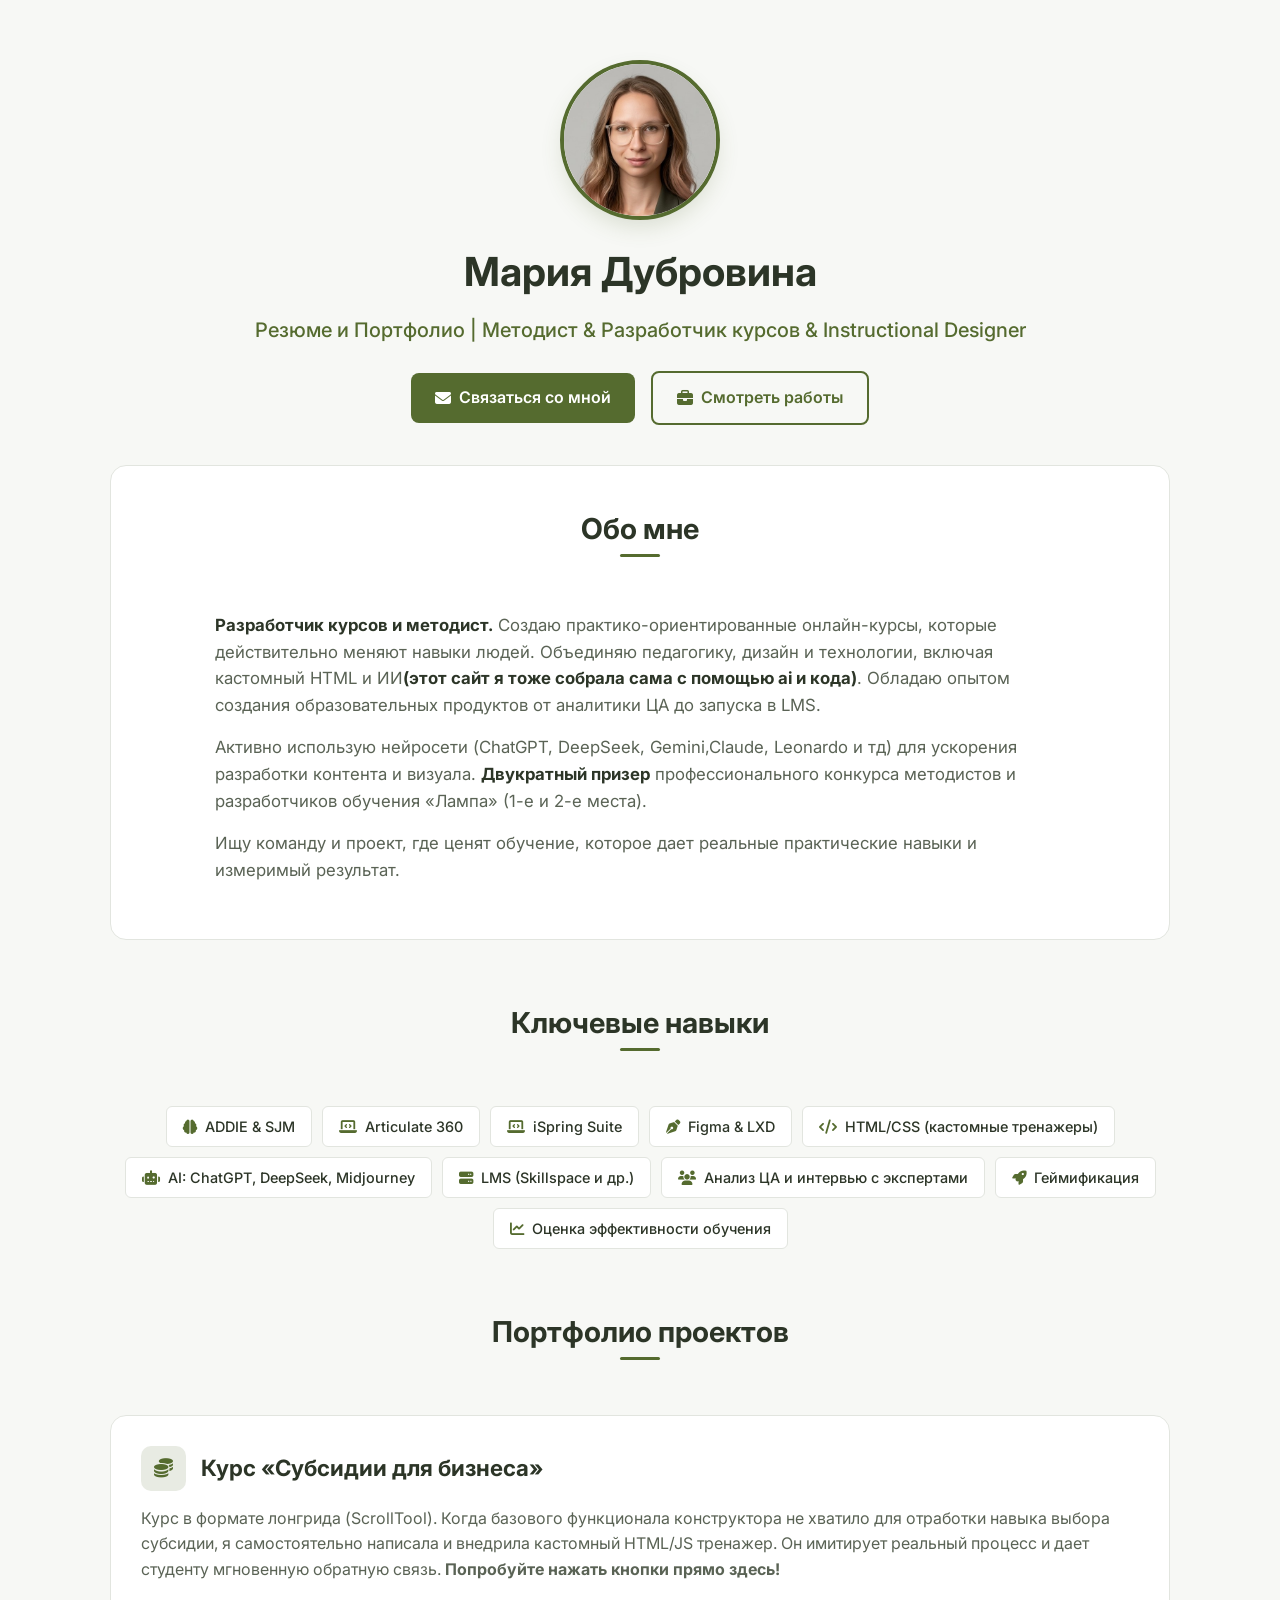
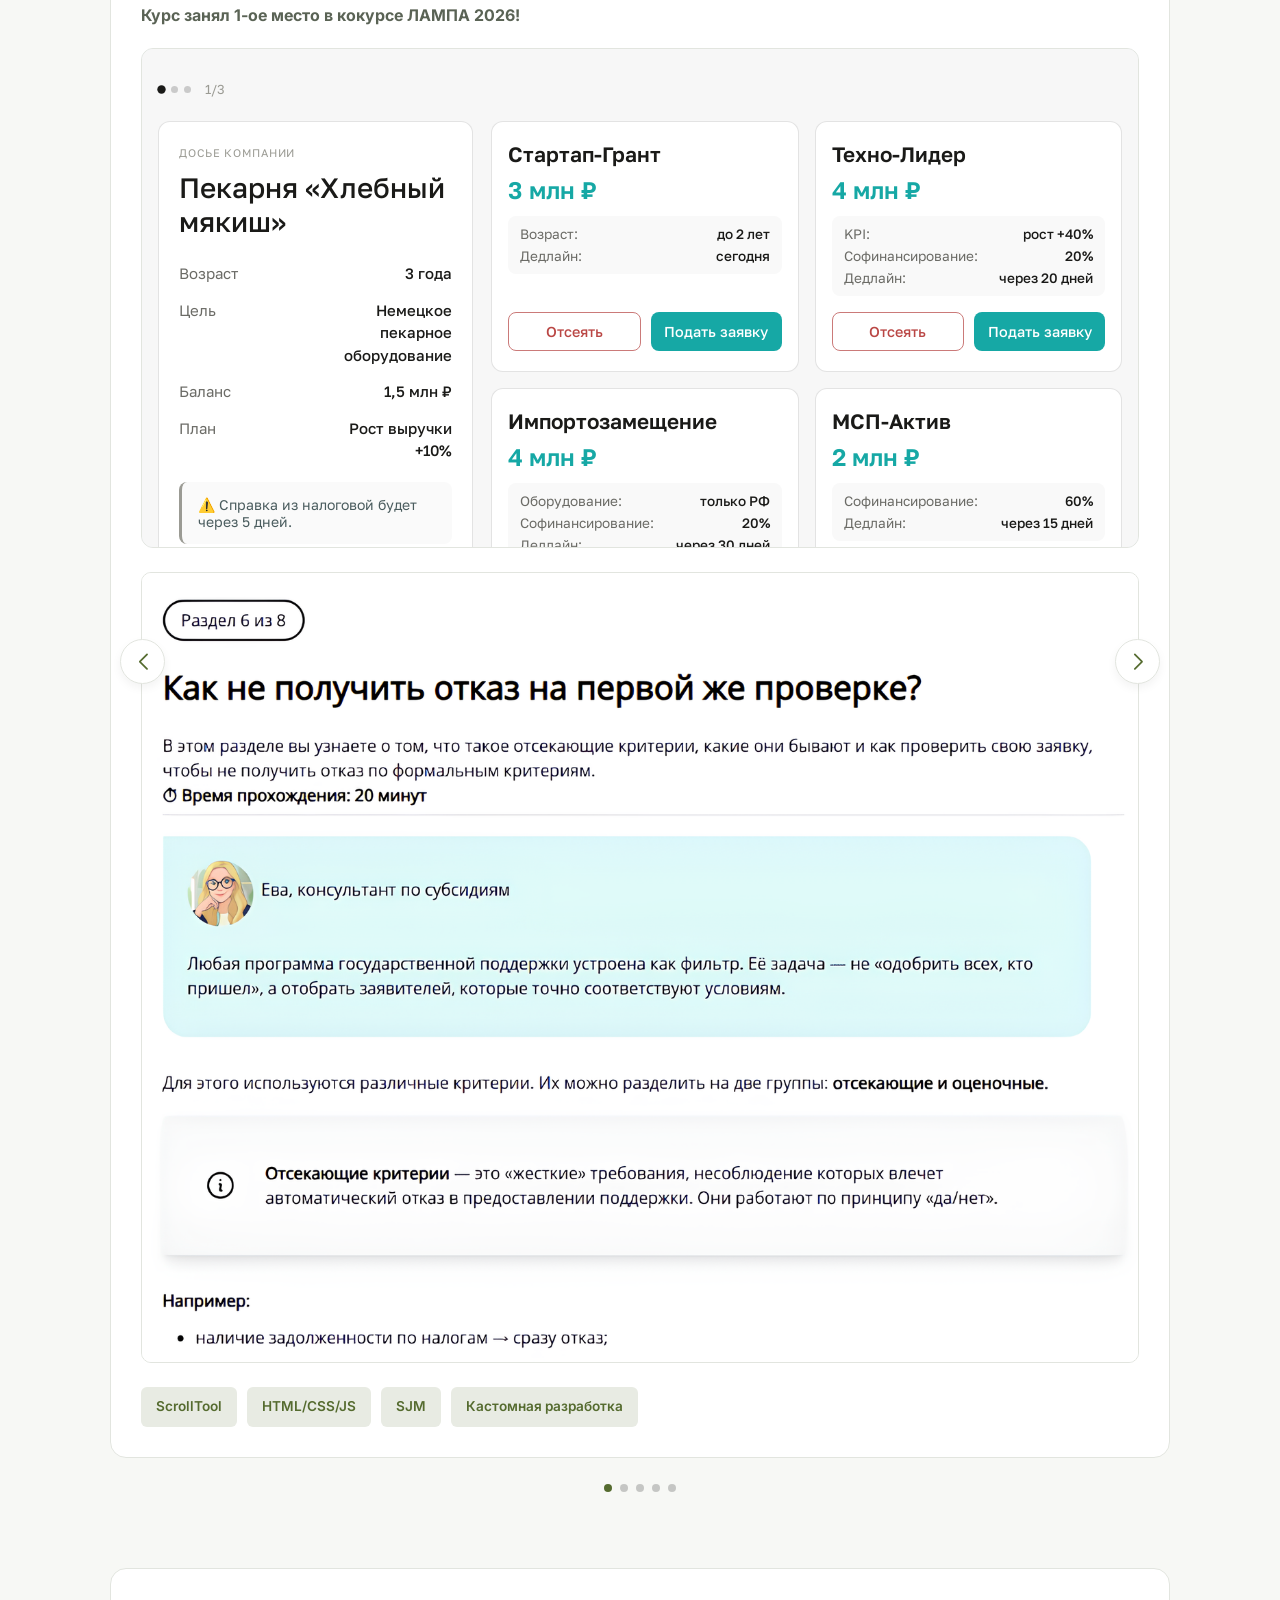
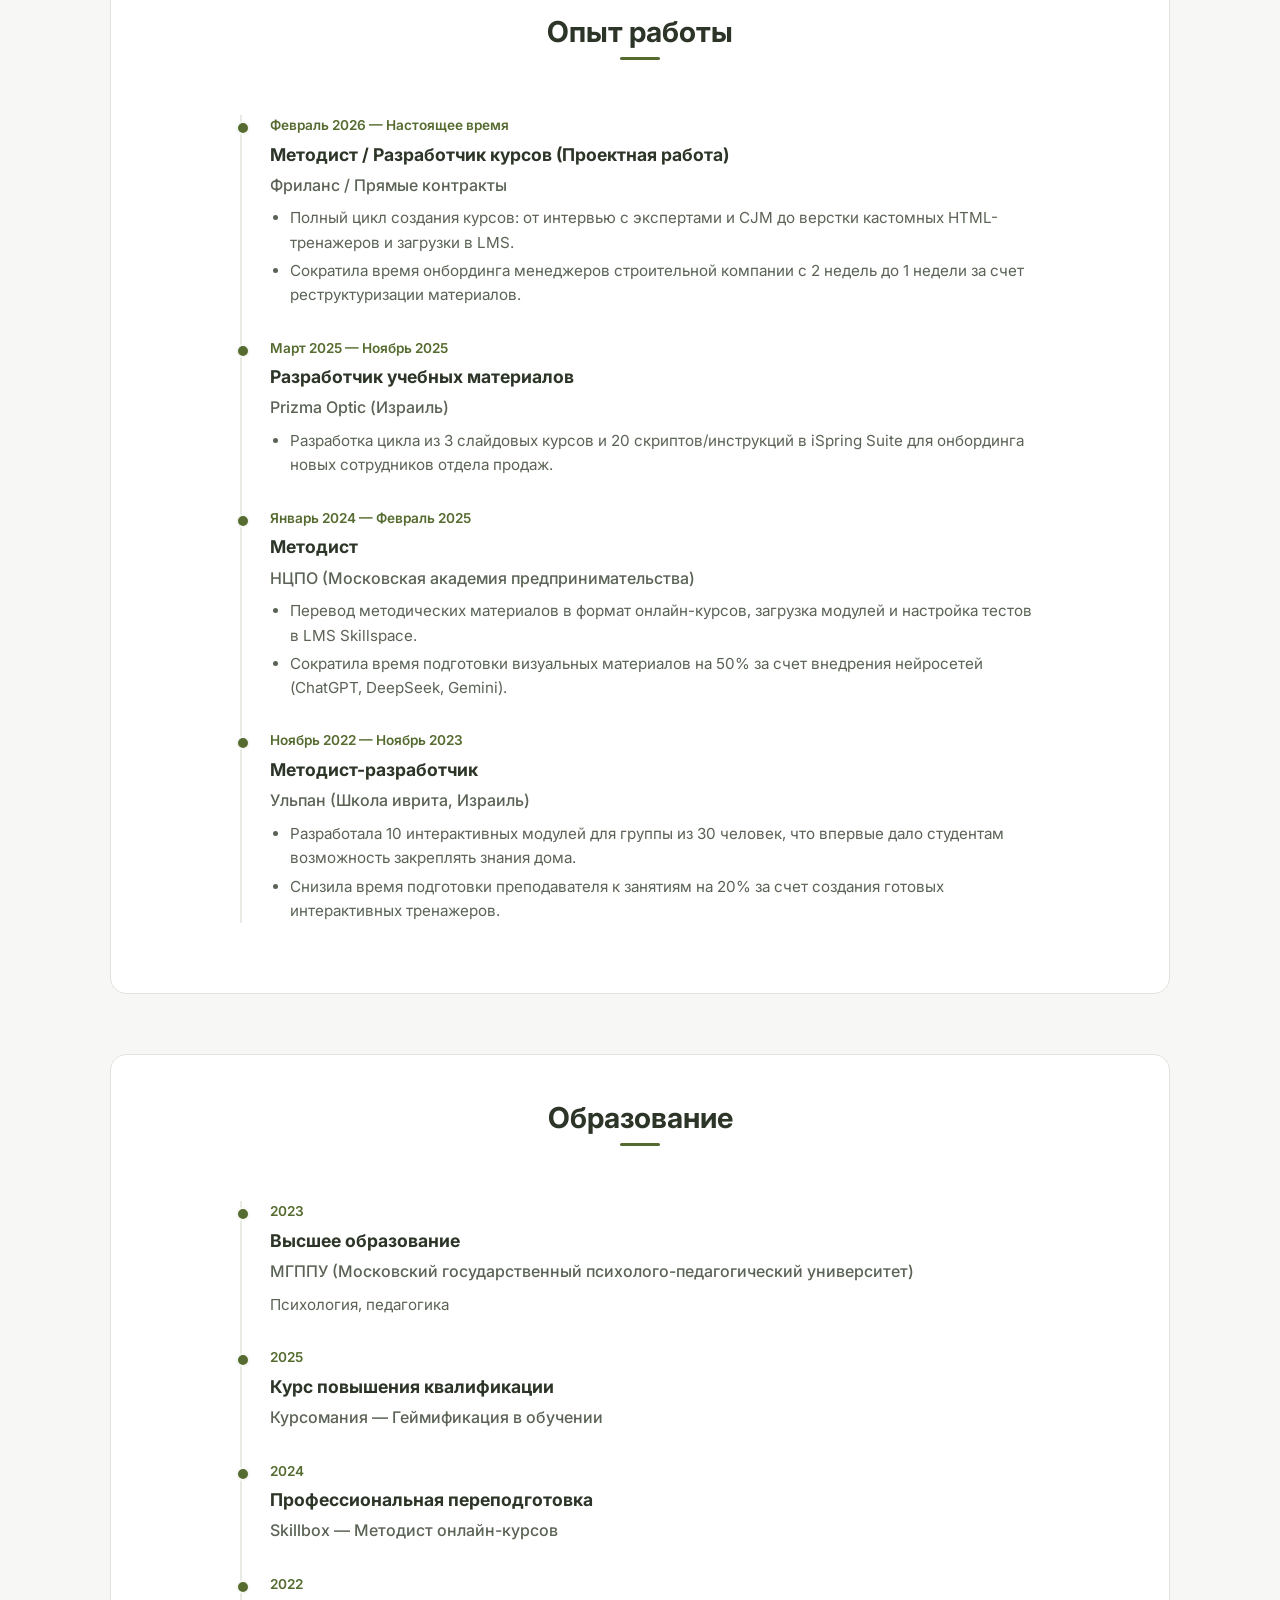
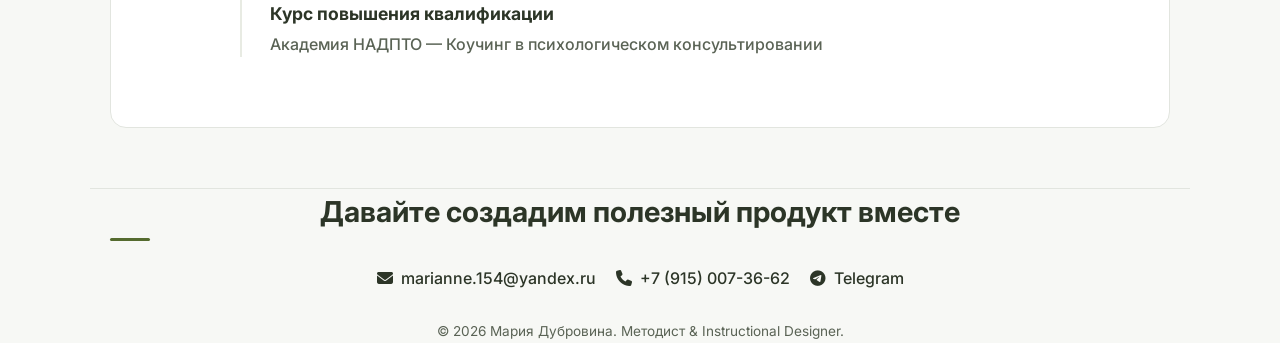
<file: index.html>
<!DOCTYPE html>
<html lang="ru">
<head>
    <meta charset="UTF-8">
    <meta name="viewport" content="width=device-width, initial-scale=1.0">
    <title>Резюме и Портфолио | Мария Дубровина - Методист / Instructional Designer</title>
    <link rel="preconnect" href="https://fonts.googleapis.com">
    <link rel="preconnect" href="https://fonts.gstatic.com" crossorigin>
    <link href="https://fonts.googleapis.com/css2?family=Inter:wght@300;400;500;600;700&display=swap" rel="stylesheet">
    <link rel="stylesheet" href="https://cdnjs.cloudflare.com/ajax/libs/font-awesome/6.4.0/css/all.min.css">
    <link rel="stylesheet" href="https://cdn.jsdelivr.net/npm/swiper@10/swiper-bundle.min.css" />

    <style>
        :root {
            --primary: #556B2F;
            --primary-hover: #435624;
            --primary-light: #E8EBE3;
            --bg: #F7F8F5;
            --card-bg: #FFFFFF;
            --text-main: #2C3527;
            --text-secondary: #5A6355;
            --border: #E2E5DF;
        }

        * { margin: 0; padding: 0; box-sizing: border-box; }
        body { font-family: 'Inter', sans-serif; background-color: var(--bg); color: var(--text-main); line-height: 1.6; }
        .container { max-width: 1100px; margin: 0 auto; padding: 0 20px; }

        /* Hero Section */
        .hero { padding: 60px 0 40px; text-align: center; }
        .photo-container {
            width: 160px; height: 160px; margin: 0 auto 20px;
            border-radius: 50%; overflow: hidden; border: 4px solid var(--primary);
            box-shadow: 0 10px 25px -5px rgba(85, 107, 47, 0.2);
        }
        .photo-container img { width: 100%; height: 100%; object-fit: cover; }
        
        .hero-badge { display: inline-block; background: var(--primary-light); color: var(--primary); padding: 6px 16px; border-radius: 50px; font-size: 0.9rem; font-weight: 600; margin-bottom: 15px; }
        h1 { font-size: 2.5rem; font-weight: 700; margin-bottom: 10px; color: var(--text-main); }
        .hero-subtitle { font-size: 1.25rem; color: var(--primary); font-weight: 500; margin-bottom: 25px; }
        
        .btn { display: inline-flex; align-items: center; gap: 8px; background: var(--primary); color: white; padding: 12px 24px; border-radius: 8px; text-decoration: none; font-weight: 600; transition: all 0.3s ease; border: none; cursor: pointer; font-size: 1rem; }
        .btn:hover { background: var(--primary-hover); transform: translateY(-2px); }
        .btn-outline { background: transparent; border: 2px solid var(--primary); color: var(--primary); margin-left: 12px; }
        .btn-outline:hover { background: var(--primary-light); }

        /* Section Titles */
        .section-title { font-size: 1.8rem; font-weight: 700; margin-bottom: 20px; color: var(--text-main); position: relative; display: inline-block; }
        .section-title::after { content: ''; position: absolute; bottom: -5px; left: 0; width: 40px; height: 3px; background: var(--primary); border-radius: 2px; }
        .section-header { text-align: center; margin-bottom: 40px; }
        .section-header .section-title::after { left: 50%; transform: translateX(-50%); }

        /* About Section */
        .about-section { background: var(--card-bg); padding: 40px; border-radius: 16px; border: 1px solid var(--border); margin-bottom: 60px; }
        .about-content { text-align: left; max-width: 850px; margin: 0 auto; font-size: 1.05rem; color: var(--text-secondary); }
        .about-content p { margin-bottom: 15px; }
        .about-content strong { color: var(--text-main); }

        /* Skills */
        .skills-grid { display: flex; flex-wrap: wrap; justify-content: center; gap: 10px; margin-bottom: 60px; }
        .skill-tag { background: var(--card-bg); border: 1px solid var(--border); padding: 8px 16px; border-radius: 6px; font-size: 0.9rem; font-weight: 500; color: var(--text-main); transition: all 0.2s; }
        .skill-tag:hover { border-color: var(--primary); background: var(--primary-light); }
        .skill-tag i { color: var(--primary); margin-right: 4px; }

        /* Portfolio Carousel */
        .portfolio-section { margin-bottom: 60px; }
        .swiper { width: 100%; padding-bottom: 50px; }
        .swiper-slide {
            background: var(--card-bg); border-radius: 16px; padding: 30px;
            border: 1px solid var(--border); display: flex; flex-direction: column;
            /* Убрали фиксированную высоту, чтобы работало autoHeight */
        }
        .slide-header { display: flex; align-items: center; gap: 15px; margin-bottom: 15px; }
        .slide-icon { width: 45px; height: 45px; background: var(--primary-light); color: var(--primary); border-radius: 10px; display: flex; align-items: center; justify-content: center; font-size: 1.2rem; flex-shrink: 0; }
        .slide-title { font-size: 1.4rem; font-weight: 700; }
        .slide-desc { color: var(--text-secondary); font-size: 1rem; margin-bottom: 20px; text-align: left; }
        
        .media-frame {
            width: 100%; height: 500px; background: #F1F5F9; border-radius: 12px; 
            overflow: hidden; margin-bottom: 24px; border: 1px solid var(--border);
        }
        .media-frame iframe { width: 100%; height: 100%; border: none; }
        
        /* КРУПНЫЕ СКРИНШОТЫ НА ВСЮ ШИРИНУ */
        .screenshots-grid { 
            display: grid; 
            grid-template-columns: 1fr; /* Одна колонка на всю ширину */
            gap: 16px; 
            margin-bottom: 24px; 
        }
        .screenshots-grid img { 
            width: 100%; 
            height: auto; /* Естественная высота, без обрезки */
            border-radius: 10px; 
            border: 1px solid var(--border); 
            transition: all 0.3s; 
            cursor: zoom-in; /* Показывает, что можно кликнуть */
        }
        .screenshots-grid img:hover { 
            transform: scale(1.01); 
            border-color: var(--primary); 
            box-shadow: 0 8px 20px rgba(85, 107, 47, 0.15); 
        }

        /* Плашечки инструментов */
        .tool-badges { display: flex; flex-wrap: wrap; gap: 10px; margin-top: auto; }
        .tool-badge {
            font-size: 0.85rem;
            background: var(--primary-light);
            color: var(--primary);
            padding: 8px 14px;
            border-radius: 6px;
            font-weight: 600;
            border: 1px solid transparent;
            transition: all 0.2s;
        }
        .tool-badge:hover { border-color: var(--primary); }

        .swiper-button-next, .swiper-button-prev { color: var(--primary); background: white; width: 45px; height: 45px; border-radius: 50%; box-shadow: 0 4px 10px rgba(0,0,0,0.05); border: 1px solid var(--border); }
        .swiper-button-next::after, .swiper-button-prev::after { font-size: 16px; font-weight: bold; }
        .swiper-pagination-bullet-active { background: var(--primary); }

        /* Experience & Education Timeline */
        .resume-section { background: var(--card-bg); padding: 40px; border-radius: 16px; border: 1px solid var(--border); margin-bottom: 60px; }
        .timeline { max-width: 800px; margin: 0 auto; position: relative; padding-left: 30px; }
        .timeline::before { content: ''; position: absolute; left: 0; top: 0; bottom: 0; width: 2px; background: var(--primary-light); }
        .timeline-item { position: relative; margin-bottom: 30px; }
        .timeline-item::before { content: ''; position: absolute; left: -34px; top: 6px; width: 10px; height: 10px; border-radius: 50%; background: var(--primary); border: 2px solid var(--bg); }
        .timeline-date { font-size: 0.85rem; color: var(--primary); font-weight: 600; margin-bottom: 4px; }
        .timeline-role { font-size: 1.1rem; font-weight: 700; margin-bottom: 4px; }
        .timeline-company { color: var(--text-secondary); font-weight: 500; margin-bottom: 8px; }
        .timeline-desc { font-size: 0.95rem; color: var(--text-secondary); }
        .timeline-desc ul { padding-left: 20px; margin-top: 5px; }
        .timeline-desc li { margin-bottom: 4px; }

        /* Footer */
        footer { text-align: center; padding: 40px 0; border-top: 1px solid var(--border); }
        .contact-links { display: flex; justify-content: center; gap: 20px; margin-top: 20px; flex-wrap: wrap; }
        .contact-item { display: flex; align-items: center; gap: 8px; color: var(--text-main); text-decoration: none; font-weight: 500; transition: color 0.2s; }
        .contact-item:hover { color: var(--primary); }

        /* МОДАЛЬНОЕ ОКНО ДЛЯ СКРИНШОТОВ (Lightbox) */
        .modal {
            display: none;
            position: fixed;
            z-index: 9999;
            left: 0;
            top: 0;
            width: 100%;
            height: 100%;
            background-color: rgba(0, 0, 0, 0.92);
            justify-content: center;
            align-items: center;
            opacity: 0;
            transition: opacity 0.3s ease;
        }
        .modal.show {
            display: flex;
            opacity: 1;
        }
        .modal-content {
            max-width: 90%;
            max-height: 90vh;
            border-radius: 8px;
            box-shadow: 0 0 30px rgba(255,255,255,0.1);
            object-fit: contain;
        }
        .close-modal {
            position: absolute;
            top: 20px;
            right: 30px;
            color: white;
            font-size: 40px;
            font-weight: bold;
            cursor: pointer;
            transition: color 0.3s;
            z-index: 10000;
        }
        .close-modal:hover { color: var(--primary-light); }

        /* Responsive */
        @media (max-width: 768px) {
            h1 { font-size: 2rem; }
            .btn { width: 100%; justify-content: center; margin: 8px 0 0 0; }
            .btn-outline { margin-left: 0; }
            .media-frame { height: 300px; }
            .about-section, .resume-section { padding: 20px; }
            .modal-content { max-width: 95%; }
        }
    </style>
</head>
<body>

    <!-- Hero Section -->
    <header class="hero container">
        <div class="photo-container">
            <img src="photo.jpg" alt="Фото Марии Дубровиной">
        </div>
        <h1>Мария Дубровина</h1>
        <h2 class="hero-subtitle">Резюме и Портфолио | Методист & Разработчик курсов & Instructional Designer</h2>
        <div>
            <a href="#contacts" class="btn"><i class="fas fa-envelope"></i> Связаться со мной</a>
            <a href="#portfolio" class="btn btn-outline"><i class="fas fa-briefcase"></i> Смотреть работы</a>
        </div>
    </header>

    <!-- About Section -->
    <section class="container">
        <div class="about-section">
            <div class="section-header">
                <h2 class="section-title">Обо мне</h2>
            </div>
            <div class="about-content">
                <p> <strong>Разработчик курсов и методист.</strong> Создаю практико-ориентированные онлайн-курсы, которые действительно меняют навыки людей. Объединяю педагогику, дизайн и технологии, включая кастомный HTML и ИИ<strong>(этот сайт я тоже собрала сама с помощью ai и кода)</strong>. Обладаю опытом создания образовательных продуктов от аналитики ЦА до запуска в LMS.</p>
                <p>Активно использую нейросети (ChatGPT, DeepSeek, Gemini,Claude, Leonardo и тд) для ускорения разработки контента и визуала. <strong>Двукратный призер</strong> профессионального конкурса методистов и разработчиков обучения «Лампа» (1-е и 2-е места).</p>
                <p>Ищу команду и проект, где ценят обучение, которое дает реальные практические навыки и измеримый результат.</p>
            </div>
        </div>
    </section>

    <!-- Skills -->
    <section class="container">
        <div class="section-header">
            <h2 class="section-title">Ключевые навыки</h2>
        </div>
        <div class="skills-grid">
            <div class="skill-tag"><i class="fas fa-brain"></i> ADDIE & SJM</div>
            <div class="skill-tag"><i class="fas fa-laptop-code"></i> Articulate 360</div>
            <div class="skill-tag"><i class="fas fa-laptop-code"></i> iSpring Suite</div>
            <div class="skill-tag"><i class="fas fa-pen-nib"></i> Figma & LXD</div>
            <div class="skill-tag"><i class="fas fa-code"></i> HTML/CSS (кастомные тренажеры)</div>
            <div class="skill-tag"><i class="fas fa-robot"></i> AI: ChatGPT, DeepSeek, Midjourney</div>
            <div class="skill-tag"><i class="fas fa-server"></i> LMS (Skillspace и др.)</div>
            <div class="skill-tag"><i class="fas fa-users"></i> Анализ ЦА и интервью с экспертами</div>
            <div class="skill-tag"><i class="fas fa-rocket"></i> Геймификация</div>
            <div class="skill-tag"><i class="fas fa-chart-line"></i> Оценка эффективности обучения</div>
        </div>
    </section>

    <!-- Portfolio Carousel -->
    <section id="portfolio" class="container portfolio-section">
        <div class="section-header">
            <h2 class="section-title">Портфолио проектов</h2>
        </div>
        
        <div class="swiper mySwiper">
            <div class="swiper-wrapper">
                
                <!-- Slide 1: Субсидии -->
                <div class="swiper-slide">
                    <div class="slide-header">
                        <div class="slide-icon"><i class="fas fa-coins"></i></div>
                        <h3 class="slide-title">Курс «Субсидии для бизнеса»</h3>
                    </div>
                    <p class="slide-desc">
                        Курс в формате лонгрида (ScrollTool). Когда базового функционала конструктора не хватило для отработки навыка выбора субсидии, я самостоятельно написала и внедрила кастомный HTML/JS тренажер. Он имитирует реальный процесс и дает студенту мгновенную обратную связь. <strong>Попробуйте нажать кнопки прямо здесь!</strong>
                    </p>
                    <p class="slide-desc">
                    <strong>Курс занял 1-ое место в кокурсе ЛАМПА 2026!</strong>
                    </p>
                    <div class="media-frame">
                        <iframe src="simulator.html" title="Тренажер Субсидии"></iframe>
                    </div>
                    <div class="screenshots-grid">
                        <img src="images/screen5.png" alt="Скриншот курса Субсидии">
                    </div>
                    <div class="tool-badges">
                        <span class="tool-badge">ScrollTool</span>
                        <span class="tool-badge">HTML/CSS/JS</span>
                        <span class="tool-badge">SJM</span>
                        <span class="tool-badge">Кастомная разработка</span>
                    </div>
                </div>

                <!-- Slide 2: Японский язык -->
                <div class="swiper-slide">
                    <div class="slide-header">
                        <div class="slide-icon"><i class="fas fa-language"></i></div>
                        <h3 class="slide-title">Курс «Японский язык»</h3>
                    </div>
                    <p class="slide-desc">
                        Слайдовый курс(iSpring) с сюжетом и геймификацией. Персонажи и фоны созданы с помощью нейросетей. Внедрены триггерные анимации и нелинейные переходы для имитации живого общения.
                    </p>
                    <div class="media-frame">
                        <iframe src="ispring-course/index.html" title="Курс Японский язык"></iframe>
                    </div>
                    <div class="tool-badges">
                        <span class="tool-badge">iSpring Suite</span>
                        <span class="tool-badge">PowerPoint</span>
                        <span class="tool-badge">AI (Midjourney)</span>
                        <span class="tool-badge">Геймификация</span>
                    </div>
                </div>

                <!-- Slide 3: Критическое мышление -->
                <div class="swiper-slide">
                    <div class="slide-header">
                        <div class="slide-icon"><i class="fas fa-puzzle-piece"></i></div>
                        <h3 class="slide-title">Курс «Критическое мышление»</h3>
                    </div>
                    <p class="slide-desc">
                        Интерактивный слайдовый курс с геймификацией. Реализовала сложные ветвления с использованием переменных и триггеров, что позволяет предоставить учащемуся максимально персонализированную обратную связь.
                    </p>
                    <div class="media-frame">
                        <iframe src="https://marysnape.github.io/desktop-tutorial/" title="Articulate Course"></iframe>
                    </div>
                    <div class="tool-badges">
                        <span class="tool-badge">Articulate Storyline</span>
                        <span class="tool-badge">Геймификация</span>
                        <span class="tool-badge">Переменные и триггеры</span>
                        <span class="tool-badge">Ветвления</span>
                    </div>
                </div>

                <!-- Slide 4: Оценка 360 -->
                <div class="swiper-slide">
                    <div class="slide-header">
                        <div class="slide-icon"><i class="fas fa-clipboard-check"></i></div>
                        <h3 class="slide-title">Оценка 360: Методология и материалы</h3>
                    </div>
                    <p class="slide-desc">
                        Комплексный лонгрид и пакет методических материалов для HR и руководителей. Разработала структуру курса, а также создала практические инструменты: шаблоны анкет, чек-листы готовности и дерево принятия решений для оценки целесообразности проведения оценки 360. 
                    </p>
                    <p class="slide-desc">
                    <strong>Курс занял 2-ое место в кокурсе ЛАМПА 2025!</strong>
                    </p>
                    <div class="screenshots-grid">
                        <img src="images/screen1.jpg" alt="Скриншот 1">
                        <img src="images/screen4.png" alt="Скриншот 2">
                        <img src="images/screen3.jpg" alt="Скриншот 3">
                        <img src="images/screen2.jpg" alt="Скриншот 4">
                    </div>
                    <div class="tool-badges">
                        <span class="tool-badge">ScrollTool</span>
                        <span class="tool-badge">Методология</span>
                        <span class="tool-badge">Figma</span>
                        <span class="tool-badge">HR-инструменты</span>
                    </div>
                </div>

                <!-- Slide 5: Иврит -->
                <div class="swiper-slide">
                    <div class="slide-header">
                        <div class="slide-icon"><i class="fas fa-headphones"></i></div>
                        <h3 class="slide-title">Тренажеры по Ивриту</h3>
                    </div>
                    <p class="slide-desc">
                        Серия интерактивных заданий для языковой школы (Ульпан). Фокус на преодолении языкового барьера и развитии навыков аудирования. Использовала AI-синтез речи для создания естественных аудиоупражнений и настроила задания с ручным вводом для тренировки орфографии с мгновенной автоматической проверкой.
                    </p>
                    <div class="screenshots-grid">
                        <img src="images/screen6.png" alt="Скриншот тренажера Иврит">
                    </div>
                    <div class="tool-badges">
                        <span class="tool-badge">AI-синтез речи</span>
                        <span class="tool-badge">Интерактив</span>
                        <span class="tool-badge">Методические материалы</span>
                    </div>
                </div>

            </div>
            <div class="swiper-button-next"></div>
            <div class="swiper-button-prev"></div>
            <div class="swiper-pagination"></div>
        </div>
    </section>

    <!-- Experience Section -->
    <section class="container">
        <div class="resume-section">
            <div class="section-header">
                <h2 class="section-title">Опыт работы</h2>
            </div>
            <div class="timeline">
                <div class="timeline-item">
                    <div class="timeline-date">Февраль 2026 — Настоящее время</div>
                    <div class="timeline-role">Методист / Разработчик курсов (Проектная работа)</div>
                    <div class="timeline-company">Фриланс / Прямые контракты</div>
                    <div class="timeline-desc">
                        <ul>
                            <li>Полный цикл создания курсов: от интервью с экспертами и CJM до верстки кастомных HTML-тренажеров и загрузки в LMS.</li>
                            <li>Сократила время онбординга менеджеров строительной компании с 2 недель до 1 недели за счет реструктуризации материалов.</li>
                        </ul>
                    </div>
                </div>

                <div class="timeline-item">
                    <div class="timeline-date">Март 2025 — Ноябрь 2025</div>
                    <div class="timeline-role">Разработчик учебных материалов</div>
                    <div class="timeline-company">Prizma Optic (Израиль)</div>
                    <div class="timeline-desc">
                        <ul>
                            <li>Разработка цикла из 3 слайдовых курсов и 20 скриптов/инструкций в iSpring Suite для онбординга новых сотрудников отдела продаж.</li>
                        </ul>
                    </div>
                </div>

                <div class="timeline-item">
                    <div class="timeline-date">Январь 2024 — Февраль 2025</div>
                    <div class="timeline-role">Методист</div>
                    <div class="timeline-company">НЦПО (Московская академия предпринимательства)</div>
                    <div class="timeline-desc">
                        <ul>
                            <li>Перевод методических материалов в формат онлайн-курсов, загрузка модулей и настройка тестов в LMS Skillspace.</li>
                            <li>Сократила время подготовки визуальных материалов на 50% за счет внедрения нейросетей (ChatGPT, DeepSeek, Gemini).</li>
                        </ul>
                    </div>
                </div>

                
                <div class="timeline-item">
                    <div class="timeline-date">Ноябрь 2022 — Ноябрь 2023</div>
                    <div class="timeline-role">Методист-разработчик</div>
                    <div class="timeline-company">Ульпан (Школа иврита, Израиль)</div>
                    <div class="timeline-desc">
                        <ul>
                            <li>Разработала 10 интерактивных модулей для группы из 30 человек, что впервые дало студентам возможность закреплять знания дома.</li>
                            <li>Снизила время подготовки преподавателя к занятиям на 20% за счет создания готовых интерактивных тренажеров.</li>
                        </ul>
                    </div>
                </div>
            </div>
        </div>
    </section>

    <!-- Education Section -->
    <section class="container" style="margin-bottom: 60px;">
        <div class="resume-section">
            <div class="section-header">
                <h2 class="section-title">Образование</h2>
            </div>
            <div class="timeline">
                <div class="timeline-item">
                    <div class="timeline-date">2023</div>
                    <div class="timeline-role">Высшее образование</div>
                    <div class="timeline-company">МГППУ (Московский государственный психолого-педагогический университет)</div>
                    <div class="timeline-desc">Психология, педагогика</div>
                </div>
                <div class="timeline-item">
                    <div class="timeline-date">2025</div>
                    <div class="timeline-role">Курс повышения квалификации</div>
                    <div class="timeline-company">Курсомания — Геймификация в обучении</div>
                </div>
                <div class="timeline-item">
                    <div class="timeline-date">2024</div>
                    <div class="timeline-role">Профессиональная переподготовка</div>
                    <div class="timeline-company">Skillbox — Методист онлайн-курсов</div>
                </div>
                <div class="timeline-item">
                    <div class="timeline-date">2022</div>
                    <div class="timeline-role">Курс повышения квалификации</div>
                    <div class="timeline-company">Академия НАДПТО — Коучинг в психологическом консультировании</div>
                </div>
            </div>
        </div>
    </section>

    <!-- Footer / Contacts -->
    <footer id="contacts" class="container">
        <h2 class="section-title" style="display: block; text-align: center;">Давайте создадим полезный продукт вместе</h2>
         <p style="margin-top: 30px; color: var(--text-secondary); font-size: 0.85rem;"></p>
        <div class="contact-links">
            <a href="mailto:marianne.154@yandex.ru" class="contact-item"><i class="fas fa-envelope"></i> marianne.154@yandex.ru</a>
            <a href="tel:+79150073662" class="contact-item"><i class="fas fa-phone"></i> +7 (915) 007-36-62</a>
            <a href="https://t.me/MariiaSnape" target="_blank" class="contact-item"><i class="fab fa-telegram"></i> Telegram</a>
        </div>
        <p style="margin-top: 30px; color: var(--text-secondary); font-size: 0.85rem;">© 2026 Мария Дубровина. Методист & Instructional Designer.</p>
    </footer>

    <!-- Модальное окно для увеличения скриншотов -->
    <div id="imageModal" class="modal">
        <span class="close-modal">&times;</span>
        <img class="modal-content" id="modalImage">
    </div>

    <script src="https://cdn.jsdelivr.net/npm/swiper@10/swiper-bundle.min.js"></script>
    <script>
        // Инициализация Swiper с autoHeight для адаптации под контент
        var swiper = new Swiper(".mySwiper", {
            slidesPerView: 1,
            spaceBetween: 30,
            loop: true,
            autoHeight: true, // <-- Ключевое свойство: высота подстраивается под контент
            pagination: { el: ".swiper-pagination", clickable: true },
            navigation: { nextEl: ".swiper-button-next", prevEl: ".swiper-button-prev" },
        });

        // Логика модального окна (Lightbox)
        const modal = document.getElementById('imageModal');
        const modalImg = document.getElementById('modalImage');
        const closeBtn = document.querySelector('.close-modal');

        // Добавляем обработчик клика на все скриншоты
        document.querySelectorAll('.screenshots-grid img').forEach(img => {
            img.addEventListener('click', function() {
                modal.classList.add('show');
                modalImg.src = this.src;
                modalImg.alt = this.alt;
                document.body.style.overflow = 'hidden'; // Блокируем прокрутку страницы
            });
        });

        // Закрытие по крестику
        closeBtn.addEventListener('click', () => {
            modal.classList.remove('show');
            document.body.style.overflow = ''; // Возвращаем прокрутку
        });

        // Закрытие по клику на темный фон
        modal.addEventListener('click', (e) => {
            if (e.target === modal) {
                modal.classList.remove('show');
                document.body.style.overflow = '';
            }
        });

        // Закрытие по клавише Esc
        document.addEventListener('keydown', (e) => {
            if (e.key === 'Escape' && modal.classList.contains('show')) {
                modal.classList.remove('show');
                document.body.style.overflow = '';
            }
        });
    </script>
</body>
</html>
</file>
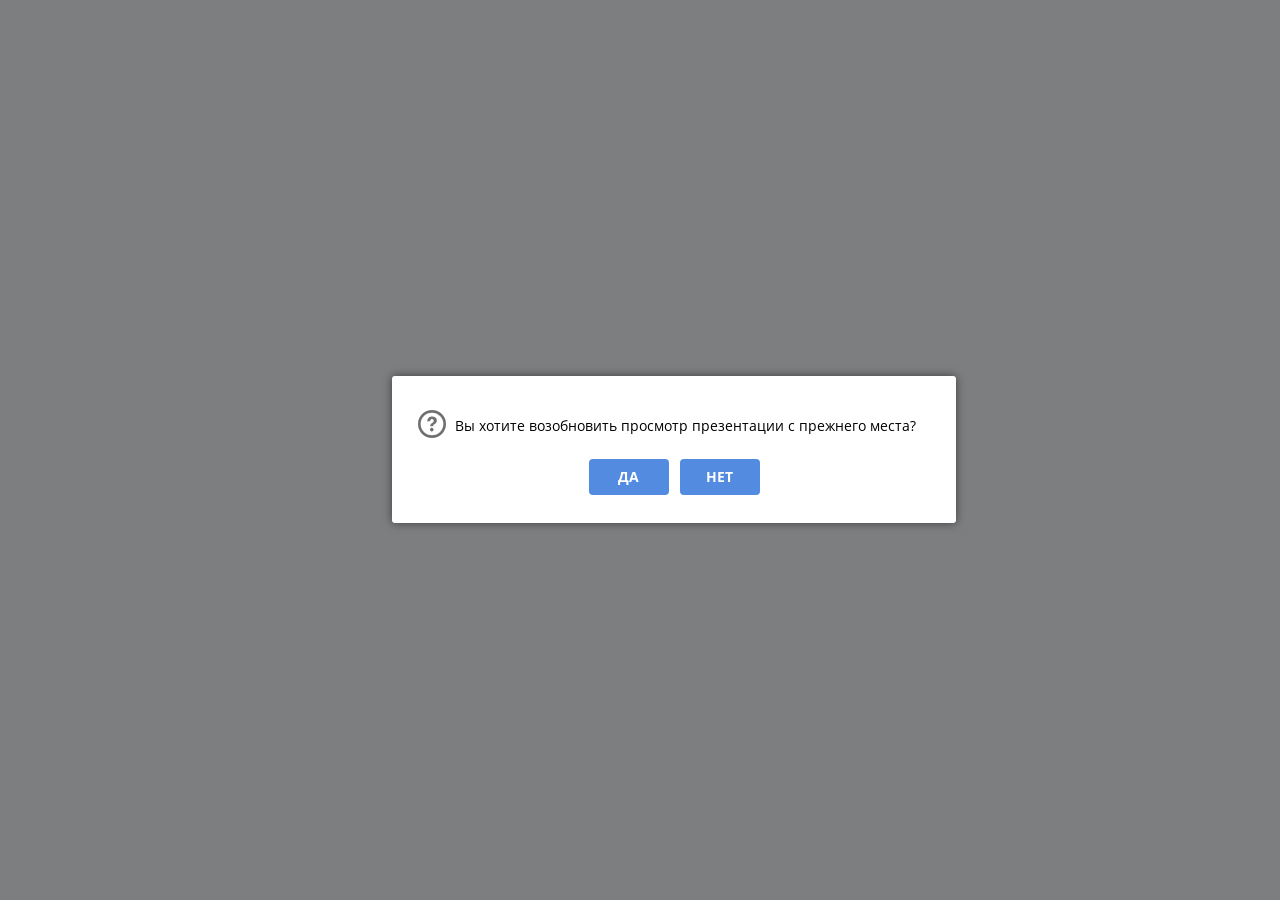
<file: ispring-course/index.html>
<!DOCTYPE html>
<!-- Created with iSpring --><!-- 1280 720 --><!--version 9.7.9.27013 --><!--type html --><!--mainFolder ./ -->
<html style=background-color:#ced1d3;>
<head>
    <meta http-equiv="Content-Type" content="text/html;charset=utf-8"/><meta name="viewport" content="width=device-width,initial-scale=1,minimum-scale=1,maximum-scale=1,user-scalable=no"/><meta name="format-detection" content="telephone=no"/><meta name="apple-mobile-web-app-capable" content="yes"/><meta name="apple-mobile-web-app-status-bar-style" content="black"/><meta http-equiv="X-UA-Compatible" content="IE=edge"/><meta name="msapplication-tap-highlight" content="no"/><title>Японский для туристов1</title><link rel="apple-touch-icon-precomposed" href="data/apple-touch-icon.png"/><link rel="shortcut icon" type="image/ico" href="data/favicon.ico"/><style>body {background-color:#ced1d3;}#spr0_75a5983f {display:none;}</style>
    
    
    <style>
		#playerView {
			position:relative;
			-webkit-tap-highlight-color:rgba(0,0,0,0);
			-webkit-user-select:none;
			-moz-user-select:none;
			-webkit-touch-callout:none;
			-webkit-user-drag:none;
		}
		#playerView * {
			position:absolute;
		}
		#preloader {
			width: 50px;
			height: 50px;
			position: absolute;
			top: 0;
			left: 0;
			bottom: 0;
			right: 0;
			margin: auto;
			border-radius: 10px;
			background-color: rgba(0, 0, 0, 0.5);
		}

		#preloader::after {
			content: '';
			position: absolute;
			background: url([data-uri]);
			background-size: cover;
			top: 0;
			left: 0;
			bottom: 0;
			right: 0;
			animation: preloader_spin 1s infinite linear;
			-webkit-animation: preloader_spin 1s infinite linear;
		}

		@keyframes preloader_spin { 0% {transform: rotate(0deg);} 100% {transform: rotate(360deg);} }
		@-webkit-keyframes preloader_spin { 0% {-webkit-transform: rotate(0deg);} 100% {-webkit-transform: rotate(360deg);}}
    </style>
</head>
<body>
	<div id="preloader"></div>
	<script src="data/browsersupport.js?7EA06682"></script>
	<script src="data/player.js?7EA06682"></script>
    <div id="content"></div>
    <div id="spr0_75a5983f"><audio id="snd0_75a5983f" preload="none"><source src="data/sound1.mp3" type="audio/mpeg"/></audio><audio id="snd1_75a5983f" preload="none"><source src="data/sound1.mp3" type="audio/mpeg"/></audio><audio id="snd2_75a5983f" preload="none"><source src="data/sound1.mp3" type="audio/mpeg"/></audio><audio id="snd3_75a5983f" preload="none"><source src="data/sound2.mp3" type="audio/mpeg"/></audio><audio id="snd4_75a5983f" preload="none"><source src="data/sound2.mp3" type="audio/mpeg"/></audio><audio id="snd5_75a5983f" preload="none"><source src="data/sound3.mp3" type="audio/mpeg"/></audio><audio id="snd6_75a5983f" preload="none"><source src="data/sound4.mp3" type="audio/mpeg"/></audio><audio id="snd7_75a5983f" preload="none"><source src="data/sound2.mp3" type="audio/mpeg"/></audio><audio id="snd8_75a5983f" preload="none"><source src="data/sound3.mp3" type="audio/mpeg"/></audio><audio id="snd9_75a5983f" preload="none"><source src="data/sound5.mp3" type="audio/mpeg"/></audio><audio id="snd10_75a5983f" preload="none"><source src="data/sound6.mp3" type="audio/mpeg"/></audio><audio id="snd11_75a5983f" preload="none"><source src="data/sound7.mp3" type="audio/mpeg"/></audio><audio id="snd12_75a5983f" preload="none"><source src="data/sound5.mp3" type="audio/mpeg"/></audio><audio id="snd13_75a5983f" preload="none"><source src="data/sound7.mp3" type="audio/mpeg"/></audio><audio id="snd14_75a5983f" preload="none"><source src="data/sound6.mp3" type="audio/mpeg"/></audio></div>
    <script>
		(function(startup){
			function start(savedPresentationState)
			{
				var presInfo = "eNrsvdmOZdd5JvgqobyygZO71zyoLgzLtoBC3xhwofuCIowkMymyTDFZTJIul0CAg2W6QJVpd9tAwZDlLrvRN4WCSYkU0xwBP0HEK+hJ+vu+tc+Jc87eZ4iBZIRy0VZGxDl7WMO//un7hx/feeHOd+/8uP6Bqd8Psd6txYS7IUV793u5/N7d300+/P73iq9/8P3wxp3FnVdx8em/nH51+uXpF2dvnX56+vj0X09OPzr97Oz9k7O3z945e/P08dlbZ2/j+19YXP/sRW/40zvfta6YxZ3n73w3O/x8Fg949uErD/7o5Vf+2JoSnbMO1738+p3vOmPT4s5rnMALjx699sKrD1557Y/rkIf6xy4b6/8drntw57s/vvMS//kT/oM/n7v34qMHizv37nz3KX1z5+WXcd0j/YlrvNM7x6sejb+98fQbi3b1S482rg77r35582p/4Nmvrl9tD1z98v6rX33ltbWLn9scSNLFvGTuyS9uXhz3X/z6+sVl/5gfzQ1j99UPZsax++rnNq6uB65+ZuPqvP/q11/buPrALF+/v351MPuvfnVj3NnMrzYuv/OjkYTblzxaj+68gc9f5uf3lp+/uE0FizZhvOUVks2dN0T9P77z3EgkbyxfP3dYcde/x8cupjbKO/fvvXrvB//boxdfuP/ADv+RT312+9Nn2za/OH4+vPjw2Xsv3n340ot/tnnj/dVIcanRqMa///PMSH7wyg9eGjkHf93mHvr6H04/OHsX/3v77Kcnp1/hgrdPPz77S/yPF/0CT/m48QRMFotmBmOsXhuGHGoOEbwnxOyye3DX2jeeXpA7ammfenpc/rZS98ebTfsvjHc3ttI26wX9hmXQIx49f+/lB+Mq/9nLGMGde5H89MF/3rHo/Obfv/rgR+2eF+5zB19+xf9xjvdiLZEn45lnHmKdnvK1DiV6a0upKZQQFiEOYOPJuRSNDfhsEaofnDU1FWNzzMUurAsD/nYpZ8yjRo8JvvrKvZcePffwlR997wH+5TLZhcH/2cVdh8udKXhWKjYFkxZ3fcFrXY4ulRhDKmX9Cb/7HLjx2gNcSEMyMdSKN2oAyQ0mFOuN8THgn/o01/sSc8Jq+Ghj8rNzev77L77w8oquXt/465WHr9579YWHL4n4XnzhJW4L1vW5F158sf32wxcf/mn77ZUHz7344Nl2Mf/Gft5ffvfo4XOv/sH9H453v/r8Kw8e/D5/5wFfbrZd2+xGwzv3OMzscfJ2SB6LrakHMCBMeLA5B1ct1hTrtMDGDhazNqn4WH2Oi5oG/vQmtk0/sMc5D7bioMdqMygFD7jr3YA32hpCLMbgEfv2uOQhxor3heX9oQwgjJyiiyWXatL6Hl9gThiCiTVm42fndPP2eJs57dzsOLPZWMQhF1Mc1sZj0fzCRY9lCBWraxPWtuI4lMH5Eoz3znjrLrzZzpkBx864ECyOs4s60N77HIzzAU/ae5xd5b5QA0tGZ2/c6nL++rWtvsiMvC9etHITt/qZH5KZt817/Yd2bvNsGEItkAiWzAlUjSkOHnKltg9wLFy0EB6uunZKxnnu3y9s8TByPm7O4u644Hu3Ce8bfAglVxsNF36BAw1qsdlWn8B4beKa3nv0H/iEl++98uClZ/9s1AoWs4LqKAE7T+rpiqtVTSb3TyseAKYgxu8OLZ3xA6X08noPUscnIbuwfMneRWwrv+JhK1qPGyR+6X2/Jvp+5uoETnXlj5qu83+0H382/viT9vO59uNPH7afz6yMK9LGS9BFxQ7bc6k1emenWqOb1RrdYa3RHaU1/i9y3LO3T04/JQs+e+tEqtXn+N+vQKZvn5BiTz88/fjk9Bdn7+GSd8GlRc0fnn5w+gmZ9dl7+Pbs/Q2VDB/8ORg6rjh7b3GCj9/B475oV67x+rN3vstjgb9wGPC25bE4e3/BF3yGB/wST/0IJ+jN0y8wTn7/eNHu4V8/Pf2wvQBX8jj9Elf+Be7/q5PTx20meC7u/xhXPNYkTngH3zxIA8YwdNlneNQnGOW/6lkY4V/qDszl5Ld407g6fIQOL1cAl+HRj0+//O1/94NXNIRf4a/P8bM95QTr84UYwJenn/7gVbwcv3yCWR1YrrN3JQUxzhO89S2M7T0MZ8VEMHPc8onW4y+XM+MI2qL8RAvWZs+bNX+uwwfaSk4Ud578+s2/PTn7b3zRyVLualfe/47WRaNrs2nvfXyyuVbLR+K787FzffH7x/hL78HAf3KCu0gy74xb8/7ZTzBYzPEdkE7b77VHvUVqo7PjHVHEm5ofx6tNwFV/fvrxgjTEN37RBoSNeZufko45w7Yav9Rj26TOV67NVNMhZfwKV5P2vhQ1nMQTUf5HeDvXDTaUjb9+8//2hp8/JhnzpGhrV9ed/RQv+xm/PX18Vxe9rYF/AJp5mw/nsjzm4L/UAN4ed1ykg3XCc355+piv/8Frv1/87+Pf3/u9dHL6/+p6rf93V9/+Hv79/u9+/+T0/9ID8bK/aEfqPS7d8tT+5dlPv7v5wO/bk9P/BzP6VGeba/pR247Tx7ry9G9FcG9yab7SU9rIxn35zrdvBm6qEkbC8Z6799y5cAxmyDY4F3OqBkpxXrgMqyhbiJOcbXYlLqCElQEfxZUemBIsNVyVmmZ2SDhGWFobl1M4Uut3pXgvnd/vk46h4P2pOkxdemOBbmiH4JLPyQeXsw8XUzG29Ienv4bluLyQffZrMwqfXLF1wNmxeSasyVCzzvWssLA+gtx8cYXbbUEZg7Mh5KWlkUgkCYQYUiwkigPnAdSLl+CBILPobVMWK57u7VJ/3HcexvthxmZZUYvp3Wta46Wnk2rxKeAslJvp4/gm1RD8d0s0kQM+n01ST8mRvcFOK77KPwI+NhRQUSw+1ERqiTDw0jqrXjjrB5dcKDaVGuIhcncxDAUElp3M8FJoLqUhkXcu7aW9joDJ/dPb130+F5hTdLmIi6/mBF7uDf6xN5PmnzgV84BXa8q5I5WkmKEZpOwWUJYGOpNrLsaBW55vvZOhT/4X40DtKmXrC/6px1EztI9qE+FBOjUjXmuLt+awl3py//T2Le597JTOqXk5p2hLrgWM/kZS87doOhzwIB0iK1eg0WbIUCOPMXjilKxcGrCnOY3benGySnQpVV/r6D29GFVN7t5LVLsntEZU44wqNeDsTbyRRLXbINy55/koJdCFOECILJeDW1w9DAFnrTc+6xpoUmAk3o6sZJMTTDe9piGXZGLCOSW+VUEHdN/hAaN2tm/[base64]/KyHiWwjbWQDYTi6tJIdPA6g8SGZVL1PBw49tLiK/3wLPvDc+YgnrEFGe9VIj7MMm99k07D4gE+GhD0LFToIDrnZ2P2rzClVDDFWWk43Cx3F/tk5lm1DpRvPK2QEPAxmHYQl/n//loTC/+13RC50wcTV2CKoVr5GVzZ8jVyJ//PBCz98Hn+7Iem/HLAPNbq0yxW5dxYX3YT757vw4OvYhjk3GghnKNnaGHJpkKj3ZajrUyJ3idk6Qp5u+88D5wecDsppCvQ/uDj5YK/M3Lp3eusFN3h+B49fAOsTZHJaapAbn1zpyD33TQO2E3DWTMFZPwvO+sPgrD8KnP3ZuaV44k9O/745J2gT0m2x8pXRTfGeYJz1G2CR/i8Ykm/JkyEfR3Nkb/hKGvK0cZ87Of2nbd+HzNCPmhlKb/XkJqgq/zh1iLexbrpBmtty8oBwcvrzpVtw5QX/FF9+RaP3ZuFPK1/7vWfvr2lZJm7iQIsQAtEVDwukhYOJ6UUJy1RDccEdVKvEyfOeW+YY+8z13wSfP3YFLsP2f3jOCZ7/GmKTzMyGgoNSL1lplWB6zlP1CMGmMUDI2cQpw8Zw3oTm0C36pNocGIJZD0XbFD7SR2NqVrjO3Rj0CQwZG4UR7o0iTAzNwfoGH+TuYMwSNS/vYwG/hnJ2wZilDabzg9dwUL63n/NskYs/4Oa8fWs8vX96+3psk/dD2JqTjsHGnLxmkKExV+JSeIkODwwWa0vCUy9xSF44PyT/8WvQjdLMBnrhxWQOFjo4tHcod25YGY0tbkvsNidXPTGWI7TX7TsOKrPbN3xjuu0x89/geC3F4FvXc8vMXlqTiKaeO34DLKvNaIfbZ3scP6cbJpLs7A6BS/iYcjRBPgzo4TKe1wDB33CRFEeRdIxue6xksua2rvUFRRPmlOgYWZ9TlbBan9MtFE127rQUE7ccUy7dQvfJ/mncKK517j/ZPEppW/+ZakS3T7JcYFJX2KQ/+To2Kc5qcmUgczYZUxCZxWBkvZ0zl1u3SReZ1A2T/25mj1x2w0Z8xQK8mxFvkK2CQoSa7ZJJq0+Ok0lLERIuJf+di9gYq2zE65T/bpT/B31URwv/fFsXenr/XuEvSGxrTvLLb8zp1gn/138YZrU38GJMRxpbgiamHMl6fRrbzTwddjwdF3LGHn1Sym1a6AueDiuvjJThjVl8zefhxa/hPMxJ90yEfEPs2Zhh3oASfbQmB+f2bNlq+pe1ZmosLVM2XMpyhLEy5u5e4WyE8WzsxxmOOwn1aku8Flt3qRUOhLlbzPvFVnh6//T2tUMB/WpLWbKRdQw2p3TzRcZFUzWfJw701J3nX9xQwp5/0W/+uSZ4nt7GC7ESU7wwzOKF4TBeGI7CC38OWv5ycdKCm3+lxBHw+V+dvXOyLJnBJBNm+L3C1OQWXAYZ8Rd3FbLcovCpSTFO/zMGlzKH4KsxSvozZdboOR8tg/uVgrOKUjt7ZzjRw/9Zb4duxkQbBlx/fqIEgy9bYMvnimRrkbCP8R2e9yZGzHhq/PEzBcC+pT/O4934DdMDthIJGNH93+jzORnTIJiHs0ovOHvn7K9ORjcRlcV3lN24jiYqWZmJ/R7UCsKuWlTDM/Cflqm6915qS28h6LSjd95Ywxh/rJpQ56Dgc88ockAWYhxy8MbaJSQebRlgxtul69EXnH6YMTZH5TlD4JQhw9YvOY95z0+rdM16tICHRWMSrvJjaRHcU1OwoYYceU5pzGwc+oozXjwkXjSxMMCG2dfr1QxEvC9sJFfsnUaOQ8U0amp5O2WRg7SAQ4P31Q7ZZJ9Sc5ZDpoPnR0wj4y1RMeBbg/[base64]/TDADfSJQwCZ6hoNg2bkti1lCTM5IyTVghaPyf1gOSCafjXoIHplMhnyEVNMmYb5T5w4CTSGU7R8QGCqnTcl25Y2OB97tEdT67LroOw6lPq5SUXXJXz2Ba4dJYp2K6NHyqX7c4Jp5ywvIpt2z+1ISbU7qPVYsXV/Tm7tmtylRdceRnCcINvNCI6UapdgbucBFEvmltN1JIH96OuL3aeBeSgha2OPQ2pJ+Q4WrhxCsrBg8+ZlqbisPd5cjwtmaXOP8nlGVUyrLO2QfJKxXw/t8eb909vX9vhKc7pJqdqbqEmeO6I9QHtP4MpLX8Mu1Jld6EFIX38Q0kvfcvy1i2XqT4mz/pR42J8SV/6UVRXYufBrKXML6pQs1PFB0yhZOmGJM/FDqHdQ094/aVVIPlaBhi9ViIGJO5//zlhgZ3zCd6DPsirJm1JCP14WLvmCxT8+5QtbWZCPWsL4yk/hV1HPhsEAZu0/u+Gs+NHDNi+321WxjC16xt1/drSSg4XWYGFMxJpagcFooARUE2JYptAEljC19Vw/g1h21Cib22/MVNhUECv0uRpt9ErqCzQy7AAirSGd50Zs6oRpsPTRm2WESoZcgGKyTOedM/dv4kSmt0zvWE1kifauTcQXP0DCr+pNJmifUPFiDsUxqylBKoNpuzDWc6UvOVuW0Euja3cyCROGAs4+lpSl77hEsJjAYoFWPv+87XwJLDKJG2tMMglhRAwVK+rdqBmn9d1IN3IS01umd0z9LmHDz7J1ZOb8LHXrv+twMPyIyiW44pSqee/k0z0Pcu1BsZitw8AHTY7IzIO0pqP9zic+bA80eoCdccT0pTq4VFvH/txxtlwqe50rs30YeefWZ4dXBaxZRzgs60jrMZNzfTUCSn1VVqtyibykJQMelUPL81ZqHtOpPZhiyHVw4TxFqC6yMwecPb5iTdZqtsKGTGZvbuLkjnbDAa+g9RsK8Ut48r0XX/gvD+7/4QvQ854yi8v9H1RyTPiIC62HtQolIbCgWSZiCiM25UXNLkMnWRQfsFjQ94Px0MwXKebqdz+tZsx9kQ39HYX1ynwuRNYp82pmDb7kXcisSVKKyZ4pUsm65BYRn8caF/i92rh7Wi7AeI4Gg7SLUkluDg8z8twsbOAzDOYBSQcbwsHOTsVmmAjQqEAPi1oShrRzAtk56CwL7/BEWfJcnsC6PFihYBw/yaTvBWyekmHae9BT9ocWxogMvcsWi4QTg/+DiuToCgywV0qMUDmgvCWMVq+HEhgX2bJVCUYF9QNEDIqC3YPditWlML+7Plk8OrEwccSaY8VhJRG9pkKGuWN3UrQe2uaCTkjL2FqX6eZYFONqsdzqgnXGzFL1Fj+3X+EwKl/[base64]/Y+AAEai1mkKJoDsOxjPTL0HC56xiNW+B88chwjZzden+EweBIuB6KbMUm1oKVgAFe5P/m6TBsCCAax8iwkiDhBCriucM5AiEkTIDnhtY6zjyOhcd7k8guVAXl4etEiMfTOTblVWAXsJscfcyRB4obSwuKAwN1gSxt2+rssBDBxlgwQoaaUSfnCho8C+yIYSk8H5B9TCWQi9aJ/DGEhYM0w4mZ7gMIBSwF4wBvgWqkI0YTjuzCRZyZsjYgnGiQPtiFwwhAjCXx7JJuHdtQcMhcQT7FMMM8FfEJsDGcTxATnuqhxWNoGzuRwJyt3OyFOp44LBYvtZOBtccn+C+DHYPDGrAsvBoHw/DsqPIEzw5jXDwPLjgSVg5MmJnFhnZPI+fI7gyusriM2OoWMcKWUNQURo3Dkh0rmotbeVIYDiR4uf6O1EwT/tFQGRAIroQ7sVakNZymaPA6sADwaJAEAwQzszsixBI4TgFbcXZLcOGQGLAh2M/WBDJrUD/[base64]/3PYqXoPXGYjCvBaHHlb7lnL/h/8DwcUTDQdSHy+fXtxlAtrDfaxhW5oHPjaqoSo8J5TyenWjgYizechUGWD5BkhX5cH1qPG1FsV6ktADg/Pj9LLX1smxpZVdS2erX2V1I7yc+3Gn4/[base64]/GCOu+q8IhKXCs5uz2aY3JsTlkwHaaMQY8mwFMDRuLgZMPXsJO3VDVr+KyuX3rOb1/evtvoAm6o1bd5gaCOdHV5Fah8lDGBwUq4/8URw39xw3QPXNUuivFZYtTBgtkE7XDJR3kvsTDW4lx9YdrwdNUTFrC/2H35/r9y9vHllbH5NVc0KSi2KLFEDNltpQMQ7EPBd8cNLJ4CZi4BYUvoGeU6CW/[base64]/cBOetT22pEs0rpZ+nCce54bBtuhQR7QGId0C3qNy+OwnFL/Apc0kCShcLPPWOGiECWgcU4tWKo/zdno1uaOWx1rBvBQQFNmnDpE/4Z2CfoBd6CPg+aKiZgdzIyQ2jCwGdgQ6Nd4PVXLQnMF0pbfgyQ9XhvYGIDWO66G/bLIAbyUOiroG0fftc2BJJShDHs/[base64]/[base64]/[base64]/[base64]/TjlwJqA/gNWzH46Sc3bdfrzK736pf7Kia+cn0A7lhhrWF9ghPvPMKv2pJaPEthvqJiQo/07+tEMstYHRCKOZTcusQci0DFtoyXxIVnUu/KLC5cDuPC5aq4sKor/vXZT5Tbrfrha8mod09+/ebP9tz96zf/4eS3Hj5/788evnbyw4f/5d4LP7r36LXfPsElX+Drd1UjnE/4W9z2obJdPz45e0club/EvQumuX651VNpuCxSfe/[base64]/86KMjEQQVxx0I3BHajyAsknYPQE56H8RLTg+kZGj4Z6Y+INLCIOcJYonXhiBkR9+UUJ443R1MO6jpG22wvukJJiTZi/WWlYphF+wPbOAiGS7kIX7TYOpEbLq6x4ZyRcB6e4hMx50RszdJJEScONCxd4O2we4hDyvbWRsOwDVFeMDyVtSawUx5vkZ+DByM0+DEm2dMBKwm6LYnOO2L6/IbmVCYaDfMJSkVoZyxt43tFD6MlmTgU2sBeTwW/1FDo92AABgjb4bmLXBmaQd+CnlsEe/M+nDF6cQtXmjA6VwMGjazWTEud5jSdLBtH2BRQAaijVp/ocYEhwbSPRRKa29YEHNAQX8MuCV/Df0FGFJF8Wn/JVdp5JjWNCDROvzNx70IfFyFtujIYCcA7Ns6KKh14rbSlnwGc0OF4LQpboQnFlR+JRi+Lygsbg7EFa7DQz0G8PVmGGGj11GIEyiBpnXY4sUYo7yyyYNnVocICr9vMhlQGI7WRAM6MF/ANywqmmyIuCivOrz7BCsFsBOcIzZmbYoHhJ2Q+0n4XaO7peKR9SNoPrC9BvyQjBXSl5Wquj4PORys3UGW/A4wIMtmIHfHkkakGenAUQDSCkRWsCvbxgoXwDQ8EJ2t4aWLVDn7CuAdC6+DQhkgunY6jhysyKmP0fawBotgg55o70YH0ZVLntv6VkQdeLlJ6wol6FwH/jP4gCh6wLXxoovOSQSqOfsMGckccspG3J0UikYiWPzdcT0200GMCkxuCGs8I9G6wpo+QA6y3kG+GcECh4JmlCW/o/KFlmBhjIClBRuWZGoYlYH0TQ+eM/MiOY4HMyHQyEHha50qMj+IZpPdAfqjIgjZRjsIMHVk4uDcKBWDDwSw3rGQhvdMgUK4bTo6ttkHJkagctB/[base64]/evuTA5BvbmDOdsCqLEMxpPo5NppKdrleRIUG8DOnhj9eLjKWOgM/CKU1Njpgm0U/UEccG9VmIuSFxcrAP1Mde0fts9Qm98/dfl12G8FM1+Q+pDqjK8AhJXVznVcjpxZUIpou97yVsI10UlGpZ+QZZTckIJEi4bHj5bufR2d2plpFgIYRj4wKYGgklBizVCaoaEpTEPgWCM6bPTHAnnODzMcB9U1oK3y06ZLNtDR4HESc2vyMMcBx/7xhDzgJZy8IjcFj+M80k47CldYL1oQxgjkJ44HSRRF2yPKCaKTFSje76oQxCI7IAAQzlOzUkEyTQwOdguIUMCM/QoduBD/[base64]/[base64]/wrnF+wzRWExQZF0ID0R2IwuiEpNj3cXmCMkmwaMwFCG7CaxSGSG8yK0E7dNMVCQPL4epMA6B10ED4FLhw5Tzbm8WIw6Y0CDMWM6yFYIJRkcaJ0JJc6q9IumcQ4cYEw0YxG592hWBg3eD5tJqfFwSwrXLhyh3ApYOCByntCo0QIkIjB3YE9ejUAYuLQ00y2CSagj/[base64]/LeDXlRjVE2YOB0tKa10LWDyFmQghm2Z71oufx0ddrLtWZDeyRE7/pkRN2zo/UQyf2hU68+rWETtjz0An7LYVO+GnoRJ0NnaiHQyfqUaETq9r3hwXd3bGL+pa8gkjbI+KGk9O/48PaE3/Bcvpn76vXOi7gw9mAXULwI/xj7fLeD3Dj/1h2T//k7Kdn7+Paxydjy3TdwCd8yQ7o+GNj9OeSlaX6v8BgJY/Vyv3zs/f0oLsnY/v2X1LuN5n/maT2+ydnf66q/5j4zQ3WOD4gojwXenpKT0/p6Sk9PaWnp/[base64]/69m/XpyAbYxdl79gv+XGaD4blP3+D/h1DGk6fbxYdWAm82K/5senn539lGzqd9bBTnJ/2wBIFja1aWxim1nhk64d6Zju0qDniLuvxON9d+9OSxO/ni7Ol+jbfNH+2Nz7Fzb47A2bxFH9phernbA7JuFpemiU4zSgaEO7bk9cTgPSovVnP3YexM0F5y7nAVGWlqkVM1sBo5VFcMnel1tRmbIEy7aub0W5mbOY3rB9/RuTOIA0LGMAdARhK4xH59HM0VnVYGhRCjqGdeu/HYUYzFiI4XU85uHSr7irWsOPGCYDHrhN4bxz67M9D3HtIdYXnYvzveFjJodl5kFa3dEDyic+bA80eoB9QxTxaOZw9mWaX6at479cJj8VA/fb+K57hbYmN/n06FVanWu/tkprh/1qxFT6Kh1BS2Z+lehrYl0Y5wnVhqWy0LgcmHxQmMuucjGr9ysMb/dA1kZuN5ZgXPAxQu8Qh7hpw71M7NcoBUenCh2LoZgjQKtgDsNUxNK/xW4szWc1cRDu6aCibiglrVyZNSTCw4vK4PiMJ9K1nJahTmkJCO3MEFQXFyPPYmxRY4TTc/P12RZvwSCIQOc1C+LnBnf5zOCDwpzPveO1Biea/jc2eLG21d7PRngIHXKB0Qt06ZqsKCToqsEvcsQ9rP+fg/o47IgwgzApCtayIYagiCyMKDMGirD4gmY3MR51aQFvYwA9KJ6wSknCqzip+bUfE1oZpOKEx0RLz8KCI1a24ji/qBRXIVRFQIRntKOQF2dr0EpaGuxhARXc0q/qmYcZbWvOkceUH/bacYQBq3p02LBqqmJ8pN/ZJaYX+eZFJ0jCfhHMTRuJqDm76dBmCJZndJJraZfyADOQLTLWhe4Hta5h3JBjYF6sjDFQzxDcTpDLEmMLwt0FuTBCj28oQvBGmrLE69VAJsVEJ4d2NLGWOxG86pTViicrPs0bkClDmFyqlilsRCDZ8UVLm41wOMMYlLyEw4pifRRrZxmAkKNi+4oamSy7cXjF/ii52RbcUkEUWjwiq4GtFhJBDu4QXlJaCyC2sxGkW7ionHFmDx/6mRODVAzWSpm3TL1S4BVWiFF8gi6S8AhjIvvnCDrIbMrDHicuW9tiNEAGRM2wz07eecb2BWIj3CSYAHkjWsox1a7I2xwScUxHRCaOMF5VMAZkstzPsYUh0rXP/[base64]/[base64]/[base64]/bkXt6ZRAtrEfOD+6HafkihFkcSaCzM5HkNkjIsjsFTuonCiGbOP7D9a/v/0VMu57lR/qvq7u6+q+ru7r6r6u7uvqvq7u6+q+ru7reiJ9XXZGK25JY4W1NkcPRox+gK5J9lqVkgVWz4rHa2VHeQ4GfAuBaKdZXzO2pmWThQoJTCGBfVrcTXFgINiyk0c+YG36gWE7jDYDQwLDiWZQYwGQGzNPY7p4zuIey+hqfU1u4wJP7p/ePk3Miww0UWFfzCkMhkV4WxohZpQHKHMJWiqUKz6wONZ4BZur45RuXlpemtk+z/xEsh6DI87YJQrkXAe1EoDu6cYKBQerxdSBLLkoUobhm4erxWzf8W0G5ZKr13p8YRkwWEY3sdwErMDENhRQIiHJWnAtk+QNA5EOWINjQCmMDfDZokDcXAp1XFoKjS9TGW4RuSYrWChRA25BwbBRWnOJ3dNyVDZZqIUxj5WeaNVYAXkzWC/wGS0+kiFIDnIO5i6tWPV58GwLwRIcu9ujQBev1LxwtItKzSjOlCFpieGVljNi8BNYQaFh29qjHFUaBnJYJSQstQKq3Cy6EVmwgmdTefoQ91avL4zGzAx89aaV+c+kKB5R6OwMm53fXUY2KtYP5zi0UD7LEE9ZDCyAr2g/8Cn1/QAzDhT4ZMmLYhRTqqjUypkxRC9MbcDWuYCRplji0LQazzAsBho6lZVg0jAzGqjy4SwkqapZnQnY8qP1vAA3YlGiwLWWRlNogSgIFnxqwdTVSQ0fKUEM28OVLGnNHQfTYiUcdsIZA/[base64]/nrrAlkpRvxb8ynNc702oCJZFdIItw/[base64]/BE5g1JcVI0oI7a6RYzsEyCRob5A9EyqqQgrJLEAFWPJq/6Ogtrwj4YKiQKqVCMay8IA4DRYbLoi2QHJNwuafYUiQ/FZl0hmk90SXDgkLBOjANiguFfWsdInLDPW0jQU8sqmU/IAMbIaeinjl9Wyh3ZSZEYI2//QEOXPwkotzmgQpDnqdVsOMDp9oxYfz1mLwQXDpR+Yvp9AUmVErFxTsG7I06IM/jTWfUlk6KHaXR3AcABBB1bhsMwRwd3B08ZiwZqkLjCZ2m0cyw2xFZgU1rY2Y3gsq1eB1tZZ6e5w2AtoTzeptIvfrcjnc/A6RHXTgCxi4R5FJEuRx/luPQwJH4fB45DgsLrWAuMoRR6sa2wus7gbHHtoxMigZzatK0dYSqzHk9jui46SgWEBEcMHE4FadtEWKnsRoisgnpdd3QpjvjWKKJdc3bgyai66upP7p7dPzSQoHsFFZWSC/wz4Xy4UM7r/FthJF4M9lTT54zsvLeHAl+688cYECq0zUKibh0LdEVCoOwoKnSsr9J3Lopw/ethe6L55VDM981y3T7t92u3Tbp92+7Tbp90+7fZpt0+fLPvUzGmCGZYeDgJOm5KC61xwNawsw6bDprYakAvs1kBdB+wtqSj9oajRMrBQtvLqS4sahZHjKJxcK/u3N7462sGsjB0aQLHAPOXfxKvd2L3xYhG6u/T6q0B4t29lp/dPb//Nj1xfgXgbG9hDP3voZw/97KGfPfSzh3720M8e+tlDP3vo52906OfVMtXyXK1zPw/P+CPgGX95eEY5an9NBJL/+/Wb/9/J6T/oezaOwBUfn36xODl7t/[base64]/1Gx0KG7R3s3Ih88yWleQGm6lr5DHNE4xmqES8oDNUFt9fkFXSaEstt9XRdgPLxyfesV+uPQikgmt5mR1xLHR1F2rcEPFRY1Rlfyrr9P6526/PSTF6iQmlFuGGBDxZ/hx6F12l3peGczm6pvfazO1b1lZnNf7IZhVUndiZHT897RUoaJ4TS4Qk6ChvWGX1ggJ88Pv8FI56ZaZhyO7TNQv7S2wRT4eEk75I2IJeiQgjgX0GWu8MQriQcsbt79mCkWdaBcQGm50AlZ/gBnt4pAKrRBhuVOdqKJPs3A1Nju3IPU1Cu6/hC/[base64]/[base64]/p2G1E2tMtdHlFtz/[base64]/l9fRD4n3r3ZTXXXqkrIVEsT+36VFYKSRZhkIspJnnrgvuyvhwkq/OUhmSeJxtRCr464gibg6bC0ooq6A9rbBcfWzMqRCCH4kZ4nqkIXvstYuYe4SlG4fanttqukthm39DGwb5mHbcARsG46Cbf/7eS3cj04/+M7J6T+dvXdy+jmty7P3W9/7j04/k2H5uBWTvu3w6/37Yd01NLBJYIapUUsLcXIDfeGG7BlsjgwsVNbGJfqlYr4MKsmDwzW50V0+VKvXhYGRBooCYybp4i4epYaVnpFZpvr9eauT++du/[base64]/ICiIKBRaXtCWqSVq6Yn3CayygsgYL0W4MxQ2ECP7NU4opXykwiroVqE4SdS9ljjYDsSeIZiBAGOG8ua0RLAthLmCvxOfZfvBREM0E1/LjCB27AlKuV+YLl4TvrGsHgbRKwmOOzkkep43QQk3wplUotjBUHo9xGgLH/aFWxPJrIQcJig1yS1aY0cbJEkzRaKFpWoUAk0hyIsj1SBL3BraPqeFxWbHQH5ptgZRWzNGPS5WrjJUHchvdrdjLzt19+OwBHhGwlDqzlaIVLXwp+iFuAkQ4WjUbVF9CrVCIL/[base64]/[base64]/MzE6uv1KyLuHhQvAToGwZtpIciMM67tSRUJGMllYG6CsM8YOBjt1rTRcaHQ+gE9vGNJok+qRHTEyNu7DfYc2WTzuqyyt8XKspOxgJ7DC9wOcmUIR2Z8Tk0qCztWOYUZMUZR76HqFTEmrCXLplroJGUyfaTsgToBjGxTFseM0WDIeU0a4k5LFlWWP+FHu66/gseVZkfgWNd2LuUJC6TkB4LJ+kqdxtjU8ZWtzCyuHfObgH6tKZsiMsB5DEMnUeHb6Hn8/wruoUc44LUQpc+0cCF5jKAfe0SgjQ3FIaOfVY/z0ImIMuSuJyln4rA8fki4HBFSm+cr+olu3D25EVitHI8BlC+Nn3w5vWO3NR8OxrQ0YCOBnQ0oKMBHQ3oaEBHAzoa0NGAjgZ8A0GfW/7nJzTo8+K4wxWaWN7CNX9Cw0GvCKHN9eiL8xBaPAJCi0dBaP8DRPuvZ++q9YQI9ysFM3949s7ZX52cfnz2X8/+5kSk/slwcvr36j959jZ+fH6Ca94jkf/[base64]/565q5jjN5R13frtNGvIRVeEGDnBv+woa9exMncpRFu1htid2eyUyZFV+wNq4YPHbsSjgtsxLTQMEE6c+JNLvvUGEVPNYksmOxA5lq2+VtyCyxBUbK1iISaoPMLWV80fqelBs8k2lVmMkdb0zQ0nbsntInk9PzKi99bYXd6iTWrf/eaOvw43bxI/GPBzzIYmx3XsdjHi6N4e2L7HjRj+wd8b0pgfPeyad7HuTagyDAdDCgQ7Zgdj1oclpmHqQ1HU13PvFhe6DRA+wbooVHM+ezL9XupdpiAMulsgOUvk2ufr+N79pWaXo6ee/k08OrBNNv61DzQZOjfjWCKn2Vdq7SZWI3Ri7dYzd67EaP3eixGz12o8du9NiNHrvRYzeeuNiNTU3wSY3d2OPHu2JMxu1b3x6TsRGTsbGBPSajx2T0mIwek9FjMnpMRo/J6DEZPSajx2T8Rsdk7OjWsqkVXyPSe7HWIDO4795uLYfg7At3a7l0fMfJZc3KcmvX/0gQfndrFswACidOJlQ7z+pvM41acBO0OSrFWS15vvVGLVcManIzQU15PqgpHxHUlI8JavonkO67IOYvv3Oy6Rj5ctsxMpPC7ugNI5V5cmOImOtLX/[base64]/[base64]/RidVYcVMfK2R4cmFZPUNsUFQZ2m30coFAwVpCBPoEtOkAK7J3SWkywUYtnfWAaGaDWZqCx/Cj3sxraHXbRIiNUdp1PL42tUPZgTAzRg4x0gZMhZ2AfA89Z4eEqwRsmBcehBBSJIdXtTQykbE1NGB2q0EWsgMwdmKaSjZlqJ0mVAZMMEcTZYlAZJx7Z6GH5ZoibyDGzMUhyedrWqDIMrVYmOUCfJX2WpaxmxCFsP0OiZgMG9r9g/KVTGxt1UGoBhU6aHdvhUJMhN8TWQrqqsK+COH2cGJxZnR24+AwXUyBsVhQuqx/SjGHdV6wr+ACr2ioGN6oyN1sttTDdWCpj4NhPhDVxWSaZqgvlbuBJpTE8ebUK6Mb10NblG8fIQ/IqWtGMgWMnExUlhnalLic43IxJpLQPQVWZ2YoirNwRmA+9rDPODOp+3BKZYak9w6igMW3jyErC2IfECt2YXWGcoPhTNK25yhioG7CNkf2cImO+GXXYOB72nWXF2dxlUpSerUnoC6FqROacxRC0C1G2EL7MVbohnc/[base64]/vC8OZE5pWPCTHcVMVuYBThpuYYygDeZZQXQGBhUeqAE8f9LKxVXVmV2w0geRzQNDrzofNAbbYsrs3OVulQlFtIg6MpUIQm4AF3wScHSz+WYY3u4Pfpo3d9GRwtqySXXqIULgNdsZDJgUZdSRcPIzz3nP/gNTDt7x1wn1+hwPHtW/Hp7ZO71+EfX2ln0W1RqJhS7x7oc2A3vEhNUhHWA4Ov7WoLIc2GQtUDXJSR6umWlzdOZQb+KfPwTzkC/ikXzmk/BvKxxNwIzGQG80PBuz7IB6eiYT7LR18e8nk29nLFPeWtp7z1lLee8tZT3nrKW0956ylvT2bK26Ym2FPers00jbd1fXvK20bK28YG9ui4Hh3Xo+N6dFyPjuvRcT06rkfH9ei4Hh3XyxDvhmzyDGRT5yGbegRkU4/qSLnHmFMd4n9m45nvnJz+81bH1c/O3jl7l1lqp1+evXX20w2AxxLg4fT0u4PoZnff0Uy6rpLEYzrhc8+uKvkWPyQqqauim9CLBogThj7VlrkGGTgQSwehej/aizBSXaEvuIx5aJv2YRgKjjZ7asoggH0YB/I6g39G+2DdovBhcL5AgWlt2otMcMocWKQVchSHcqb27U2bxfSG7evfmEHclrDeU9s1Stv0vvFyrpOlVDnX7U8Pl+AEP9raAT1oe1+upVBpX6rd1UoXI53NcZTlOrymW+Yu27Feyxncp+k+ekf+UF/[base64]/vnuDVnqkhzbfA+YBN+hTIougLuNV49cbmgRkOTMyDgAc34uZhywZsXiKIp6pA1EUHMENw6nGuObM6ErPvitw9/oAFFf1ALQBKrgl6x11odgOdweBhdumL2W1PTe6fu/[base64]/T5iNIgu4tLD9oOkw4d4QjcWc5JfJCvFI43PLajLaud2PZQosuPxqOMvbrFwpjkRhCL4uX4vjgQ0qTQ7mg4bJBTQW+h+qVcjhnMpyEyuFbnqwrwsX2xcLegRKtlMzOwb4u7DZcgH09So1QW/XSh8HTm5F3Fq6CEd7JWh5wpgNGm6nBVNntg7ifXAUpJH7p4ng9MuFBjrwzOuFMjOAhRfWSJH52f5eK+96CAIajAPLI60383P7k/1w0NbdMzcfMl7ShvEyzxiPXwiWgfCVJQX89JObVm3Jznl0IJ8rQ5ZbKjPVVAicyqC3/TsJqY7/7dutQDl3BNNyZWNL1jmRE+NIKRO3qFRWduzY3llcdBPun+/CK9cX1jMGbTQ8VhDvnUf4VVtSi3/ujiDsFrSCf18naF9aEjKMSXpl6xKZLgJ+2zJesr7vTLSQM7PRQvj4YLTQ8tYD0UI/g+z51enHZ2+fnL0NefQVfn3z7KcnkEE/wTcf0afWBNQvz96BkHr/7G18yw/kdoMww0Vn7yxOTj/Qp3jIl7zjF2fvnX519lM8EX98is///PTj31H40d+efnD6C3ruIAT/[base64]/tfil1Jfq2KXKc0u1XKZ4pXX5Ono+Lw/[base64]/SUfH1QKQbuWObd8/vX3Nhc85ga9jI+3oKxhRLkjG2OpPQgbHgbpEGgNjCITngcmxqm8Mfa7eNBf+tpdpnOz1OWgOd2Tb667Zg78c9kFduB/eEY6+Sx2SdEvX+LB/bO2AQOZ4ljxdnucY6xBxGmDrhHbApg3vihsYCxCZMqyLvvWGdxO4I8/tXUc7vhm045KwxEzdWWfnYQl7BCxhj4Il/g5yWQL447P/evY3J2d/Ttj89JOz904gqiGdGz+BYF6cnL2r3z/kd18pEvijUV6D+/Ah7Lo5/OCVk9N/wCO+UifOzyn9Fye/fvNnp3+PC79gu07B77gFH5781v/+8KWXXnj2+Rf+9N5vn9w9gUbwhb6kzvAWnkJG9gVu/PhkfCC/eptjVvPPj4eT07/BTZ/yeSf/9j/P3v23z6gdfHD66Tjcu/yHyseb0Bw+wrM+5rMYEfArqhm8523e83i8Gw/8O0735LyhKFUUrsYXZ39z+vniZH1mHBsefr4efD7vPnsHo3yTKsxHfBZH/a5u+AAv+EepOKM2xGdTzeFoH1PNeUuP+Aj33sWfmg11nQVH/QG+we6o7Sk/+QJXUYvCY/[base64]/fJIc26Pj/6wjXphJ+/X4acZ+2XdZm9Nm8I4kVvtuLkKjnXbTsix3o/VjGCeQYP2EFQCJZnMOSTWRoW1wI6lElIscZkaKqFy5N4OTDuGNPPK2Lial/61ry2VfnP7upf+Znvp64yX3s176d0RXnp3VHe4008XjVV9cfb+6WffaZzoX8FrPl6C6V+JwX8InrL6aJbvi+l9iL/BCsWYPxjmG8w5esOY2uRZ7hZK9tFe5InbEqdX/60edemGcs8962v3NnVvU/c2dW9T9zZ1b1P3NnVvU/c2dW/TNXqbNjRMH+sACYOVGe1inqCB/S7yqrlCKLAzKwVVq2xGuVAH3gPG08rwHerxbQboCQEcd3zJ3RoGinpQHc76oU5cd60fWNCptKIMKq2GJxrGbrKsBmtIXaLs39dtc1zF4XH7Nml6//T2rVbs7A7iFYCr8jSYU2bxMdfK1QSjyMVxgnR4gI8PmEeEwth6/N3yRuzFzpjaft7U9keY2v4YU5t+z8/p3Gtez53d1xkdcmmD2F3eAH7uXugGcDeAuwHcDeBuAHcDuBvA3QDuBnA3gK/RAN7QMJ9gA3jGEriKyXr7lvWJNFl3YfQb2weNdoA+EVYzc+xzAf5d1P+WmcKM0l8W2WROZCkDeJGHfgxegFsOdCpIZvBrsQzYyzBgycCfR2LY26hg6+65m6/X3pJBwwLOVGNgTfDlrK6cC3hxXqgj7p6G5+0RJpLImRcL+mDjauh74OoGooAVxaPqMFNzB/nt6x7uVODYj2+vLCPtqVtCGfCUpywJTY2qsP46pBDFrcmZQSWsNL2rfDJMKBubiMdNpdDeszIgGBChPsTsNK7u6czM4CUUBywMTbuLigqMPDUeNj7taC9uJSkT++750HQ4WYbRMslWWkF1rUk0dDtpuY718llk33iWMl9Ai7Fqb2uhypS8oxlAzSw2D/UOFlSgHQt7SIPHB1LVqZnm0NoAUPGm+hbYyJxmZFVHdqNrfGsEsONFtMloMpgCsUfVAjpIlkKp/aRuVlmMPtNmLCoWb2PGq3xlt+tARWffTEwzhcP4QxYmHrBILNFuZVKx43uWGpK9attTTaLRCxmtSumNendXoobqn2kJFHVuKGz8TV0psv68VWAVdUwoOazk33pxk1ZoAdLO20lQLGtJg9ux3TSICKY4bRXHcttWgYLUjQMT+GlGRSpLNBcjS+RbJ20W3/[base64]/WVpEflXjBqmtLYQie5EmJ5WDc1bGwBm9mVKMNrkZKBiwrDy12VTHrk+XXh4Lgvls888XQlQ0LB+q5/ja7kMMYmxwGa169RuZEKvb+bYpoai0nCklAae5EYad2tl+y0bYpDYqPl53YqR0r6V1GMBf9YWwVHidkFA0VwrkLgL2I/Y+UQxjB9Rxif4/oL9GwwjBj3PoKYaIYj8SkC0Ljownc+PNHtehRDOR0HSCVat1kPSXkD6gAe0RjQVZ43ygT2masXDyAZxJihoKSugXdNupyrLzaBxH7k5LP0iJmgCmSkXhatDSz40xWF3l/[base64]/5ZyDN4zgOIKvRlJpV9gEg8QZuG8pcGygPyqry4pfKAHIYwF1/1xBeRJEkYl2++mCGsl0zpiowufjyrTD64Jzi2fjhl4Hg34j6WJc4kKThPM6Uqdp2/lsk7un96+bjLaMjg69cFAi7ppg/0MBgqcG4v138LS/K//MOzevjy2heDUYhzA5cFvWj2kMG4fmKO0cV5TwgDDCezZOa3PcdsHXjg2r1/cDW6guxWSL7feH0ecCighrYwZPmEzEnApDB8a1tgo5NCpiLu9KJc9EfVKS7reqeJySxpX9HvRJZ3cP719eiJgF4XmI8Sc0oD/5UKvou6/BUfiimEEfiaMIM6HEcQjwgjiZdJCFS/wM1auO3trcXL2NmvtsYTc56p/pzJ0X579JS7+UMX2Tk7/UfX6WAVvLJJ38m//ky1aNkXCv312s/JNoY/fe7ZHFPSIgh5R0CMKekRBjyjoEQU9oqBHFPSIgmuMKNjQMHtEwXVFFNy+Ze0RBWsRBRvb1yMKekRBjyjoEQU9oqBHFPSIgh5R0CMKekTBkxxRsKEcz0DfLhPoC/LxNCVvCn1nN5BRgx/7bdz6KOS7pAEqBtM1Ww+dvQpypaniIdBxFsCHkoDvSucrCIUtUurF4wm+JvTpKiEJt21fprdP7t4fj+DKECKU8CVaPAO/gtkNke5WR64HkXXLqvJitEQMn7rz/IsbDpvnX7Tnfz49QWnrXJ+cNI/SpiNQ2nQMSvvfT1RsmtWn1Y3r85PTT0D3H569d/rZCY8AjsNbajj2SatOza5pH59+uGxY9mUrYv3p6Wc8GsMNwWJf/+G40s/muHa8wL0jDhNsVsYjQWBEZ3dE/JzHN0CC41DWFhFx4diGQr9XBcHTzN/P8HBUqJHSQ067AkrnACUDn/nzUKMLMrzr391L8Tp/2zZjeu/mressDqN2keou9BKFCMFuOhByBR2IASaJHnM5nm+eTy3MbFn3qXWfWvepdZ9a96l1n1r3qXWfWvepdZ/aE+hTWwHOG8pxD/Ttgb490LcH+vZA3x7o2wN9e6BvD/Ttgb7fGL7UNNEVvrT8053/OYGbwFFm4KY8DzflI+CmfFRt4X8Z+6P+BQHYBkr88vSj0w9Otvqg/tXZ26s+qGsQBAN+h5PTn5+9Tfj2A377xenj00/P3iZW8QVxi1+dfnT2N/z+sRqvfrDEbxvIu/6sDxYjyqEOq/jyU4G6n3I0uFhX/YIdXE80NLVh5YVn7/J5w+0pdryEwyCsH+xDYIINA06IVOGGQU0RGDAL4r3gX26VwHwxFMYGvJfKOe1fJhXvdeoXgyGRnViuJ70Dxg7gWTAXwdQ8uNLFYbHfLCK8AiR3Cwliev/09r3wHMQnxhtzDH4FM24DdLSTIUINtVd9dFMBus0N7D6I7oPoPojug+g+iO6D6D6I7oPoPojug7gqyrWpYfYQsB4C1kPAeghYDwHrIWA9BKyHgPUQsB4C9kSGgJUZ5ZgEINdmHKurJHJYnLq0X+eFEYb/7dNrA1fkCJzDlQ3ldR0ZcEPSf5kOIojbtGu/9s7iontw/3wTXvnWYdJxt5Yw6epPt/mn3/xzzdE+zdkrcyBqmQdRyxEgajkmZ++flujPgrldXxGBYuKq/[base64]/Beh/c6vNfhvQ7vdXivw3sd3uvwXof3ngR474rt9eIMCFTnQaB6BAhUj22vt1GK9DvzOI+5Gs5jL4/z5Gef6zhPx3k6ztNxno7zdJyn4zwd5+k4T8d5rhHn2dAwlZkOcYE1AsN3PEosnk/UIYIf0i+/8CEO6bzlHCk2mYHmF1m4izAbD/[base64]/9ExDyq1RwE+g2/VBpePvjwA9Ewt51ZI9qqxli25LNsoKSgwO5iUzYhkITaThkLNuVnC+AQUO4S8RmUHACDTPBmeByZSD7zr8REfCP2E1QJt3QsATe6fu/2bBYAaDDGq4bFiFIHebPpSj7jTjZ4/uZhjpItcGE7SBoDZy38IccJu8fQOCsKR1NoDftBE8lJtwA6kZ+InPXOUe3gpNXFHPEguO7BY0lGm/5Z9viDgEngVsQq3y4Bh/z9XpLuBEqmu4KHFykecwZ48NWNiYoXDTyw/CFuCJotspgg2n5e68A5gCHyfdg704ESfJlTGQm4N2wVsVrgQx09GnihGmilhDJh89IK6+PwCy4/[base64]/zKOGfk4sXbnSwJ+lg5WZApXsIReupxhS5+0Czs7UJTF7Z9plWWKMbrFjhI1Q86Um2qZ+AgaLPocXQ68JhBdctEc6TfOapNhZ4i0gBGRSNfOjzsJ6dPpIZhCQpVQRwuEEcmBJVoPkDjwU7kDdKr2hlsd+Qdtlk8ob23UDWgtbdcoCq39WrOBiczU/c0dOlRG46EIal4QVp7wjljy1AOBbpHIgpWKfNJZy6PJoVdV4tABNyWWEHy0twzOIHWT5p34hkkqZLSOelEY5H6bWpeQSpI+EkyMrA1i0zPRFqgXZy5Pm0w8XwwIHVR++R0YMETWZdsedc0ShBglrsfao7LIsAii3Y1Ek/ouFJVg+bDb6CgByeEElopqYJ4JZFFbEisPL+FQfdlBIZio70NlkQcpUYdCkI4sgqw6aERi0kyYbCaUF3JWEFGBJwqzA6oQFAOHQ+MRgKOTcKlPsumqTAWcRF0JupUdPTzoCeq61AE1xnvyCWJsnl6mKjs47g2ugNtGBlpVVgIqB/HM4lqwbtIK1SMiQhDX5R/[base64]/smClGcqhKRERGs+ovDR88LAX7BcgxJoEwi3wgZz8fEYMNhbA2x5Jni2nsVb8aGUzGgXUWbhZZ7oeviMJJ1fQrkDUSyNlTljmRdG5J1+9a1I1kbSNbGBnYkqyNZHcnqSFZHsjqS1ZGsjmR1JKsjWR3JOpielGaQLDuPZNkjkCx7VKOvY6Gsw/2yrgRnHdM/68f697yqozPl3p2nF+uYGLQnPoGJCJ4nVk/Q8H585zVNf+4yPP+Z8+se6TosgX1DG6jiiC+N5tMf6ss/ou3z8LWX7ntuevu/I9E2DbqnW/V0q55u1dOterpVT7fq6VY93aqnW/[base64]/KKyjg+0r+vExItDQ+FBKYDsC7BSyKqD5breEmsOc9gzW4ea3ZHYM3u6y2FebVMyUtnRkLmrPfUjjDEHTNUIDHUDAEG+QDlg+J29BBCbA0OilJuTiB6lq0diiNoTmYBeXEoLBlzNPS318I+BjhmsFEHiLlgmG5Fprs/LHn7/rnbr9N/0JzERYkp9OrTfQC1hnlrTCc54DaQ7QY1hEr+mEUCOZ8hzYn2yLEe6TWADKUGDNOl7oN4vWwyx18WkZ5DuuOhPkDLoRYh+4NPp5aRhUPgrU4+xiXqYnba9okJL0y7gV5T6E4vUknAoKwShWgvQV+CapNXqxCbA21BM8bHXWYqlHmvFLoGWil7KQhnZcqXURKao/[base64]/[base64]//GS0lRn0ITPaKlPaCcfT27j1yuUSQEWgGLq3W1sQ+cR4FzZ3K0IiaO2JvsM2KC2ltSWg4Pzy9Wu/cFyMj5AnwSiREoppLg0bL6J8WL3GutAWscgBCBu2htE1UZn95azdonem5TB9FuYNuctoKvu1n1AYsqiRT2ljynIwCJ4bQVIlfoNQk4BrpcrnZpQqqy6amEhvStTb3A5oTzCorZBaTzRg/c1JaW+bP9fWSS6OZcpZIuqfGSogD3EQr3dMhB5ZHLPVQEWFHo9NzBUmlxkNU5JhVg5wHkdCoBNknvOYVRhHv4t8Kga0QGOQpEyXYssaLvIB09XISAp+1vgRw2qwafq54eyCAi9HAeM6mNqYyWZ4MQ589EoNrRi3WCPN/8oUq9j8PgT/5d6ymd4x5iPJg7N8IT0UlUhmZT5ezJJZ29A3fek67lG55L5xbCbjSQQY+UBwSOVqpovByENV6Zqr7RVJJ6koKVp7kxhKQqlqCR/Pe05HMUq/Av2SYrZeE8J4rBMjZ4mC2FJ3vbxfhiGB9Xzx6UdKzAwdHVqUkJbhPbMZ/qyRMXpecGFiOn+Rj1akm5jf6eXwc+QNFZSxzJMc3WjjO85/EVYO/rPu3N5t3l9AswtE0Wh/zmp2N8reizNKbA847AGHPeCwBxz2gMMecNgDDnvAYQ847AGHVw443NAwe8DhFQMO8+1c1Ccy4PCKtSvdDArj51EYfwQK44/K+Pvnk7O3Tz8+/fDs/ZPTT08/Y8fps7fYgfrk9CsQ8Wdn74CEPzj9+OxtfPH+zU0HPB7GeeZ+6BZwt4C7Bdwt4G4Bdwu4W8DdAu4WcLeArxFj2dAwe4JRTzDqCUY9wagnGPUEo55g1BOMeoJRTzB6AhOMXv+hnVGOIf1gB4CS6ORXFk/0cQBpLZEApRSVASRoWMYep5nrDp2VEjAd1I1xdIcAJazFZBEpYV1vbHv7a39XIQzNO0boQXNKgYrWAKuV3iMYt64eWSl9LcXoEs72q2BGt2alJ7du3LkOFDk7YLDg6Na20DxOgpwA0nnsHYB71HIAiqNi/smpdBd2ETPjabl5lSnKzI71ZKxvKBnrOLgOoyXO9NSd518067v1/ItrjO3paW5VmUH1wjyqF45A9cIxuVV/ffYT8Bb9b1crumtNqnKXR+Oeu3d/zVdSwONwmlf+nTnJZ/0AzQdijlqnvAClDjj9KyI70G4O3A+PZFO1RK+SkqpCGOgMZ34ONdWw12MyuX/u9uv1mUDPZbck6ECG5nWSzlWU1EQ1CFp8JpZ2qB9d85sQhciyK2CFBXYsK/T0sE+ZnsumTzCsih8byOx7IrMxshXq1TqKyUew9OaUBfNh2KQK9l2ka3jlrGB8+s58sOba8DQBrY8NY4rNmc08krHhmDOtnxYVUrvy1DSTPmsE9NpS74/zjhrG2fva0hOwkb7F5hNusEzYKsp5yq41ZaLWm0OLM4fp5ekRgJwMcgmBEoXozb5I1iqWKhRaLdI7mX0i9wxsDL0NqqEMYyjh+sUXheXr/Uk2M31HGB/BJojw0J4adqfRtfyrKoVYTY8Skwq0dCkIqZDrRIAAf2nzV05WXTR4Ic+lg6y9CGqxUYsmw6ZnxFdbK5MME0pjt1DKfUt5cNKcYauqx1SzGeIeciXhMWlQPvRAaZ/U2I0e/No2ysoDwI5iQkSyWkbRz4GLTV32a5sHX2njslsWQRyOHHsn5wHhCicTSu70tSQ1ywQWNZaJRi9syV4kCOhMMVUicI40T2M0Kx+CfvE0c2pKyWRhSt3IHCRd4dm2hBwjfwrWrrV7JCXKrGOXragEEhCPcspAf0QiREgpy9lTiBpr3M45oU/0Chr5rTyesEH9zZlEJwwtDYzq/2fvXXtsu67rwL9SvF9iA3U31vuRfAhiGOgGGmgY7f4SiPpASZRkNEU6pCgjNgxQYstyIMaKHQcJGrEDB+j+EgS+okiJIsUrwL+g6i/ol/QYY+196py993lU1eG9VeIiQdZ57b3Xc64555hzTEgB/pT58yFVrRRMqkxwTxexYC8vL1skipiaJwtmfqttxcESVklA7VIRC4abnZXqWvU1W1RdDv9hoHcy7JjHA9uW3qcxo85pTWF0G4iWmDGJle1yxinG0nlZWaDM+ZfXE/a9kRuGzhaNf2Eqj0IAiBaXyfMTlHNYCVG3InpYo4446hYG7VRlLsgfYRJ9XrBEhXIJfLahVWMrYXSwOHleCUbTZQYp6BV1xfGqLQuMkKZteWFObo2aanANyY2yqG98VywhSZOa6/RmAWH3QG4HlbUrldsAbY50qmKXcqiz3AGVDmVi5oWeSFWEgyhlISINQcShpYXlgiQId1fWQuBeEqq+uRvtXkLHGXYwXVO7sQeswUkwW80o0z11oed+Ty1Di7JmcgkpW624zV/a0s7GBunbcnMzM3mV/c0nxJrmTvdID0oxbecYykd5p6P8wXV88vYTN56g6X0UaknvDX1qrgnKqOKNqkNppkXnpqiQpaSiv0lZSZ6IYJK32Kh6amWeJYV2lruX/pRIXxZ6lNi8Qh+XV6pwKwfoIG5yW0sM26iTL3lF/kJkM6mKRVAZ+sAEXi73gneFt+YxSvihsnhjaouS4Rc6W4gUp4SDjweYCp7uidlR/drMTNqiSqrMvUILGUFRAkWPXLSsFigAEMtEnl1G5hUVDUUzeaTKgyRPpfylxL9xmYknoIX30gvTGPFo0gNNydpRgXtAWg9I6wFpPSCtB6T1gLQekNYD0npAWg9Iu3dK1o6G+SVNydr1id8HV3tso9lzsW7NiFfNCmoT11GbeAJqE09Abf6Xd//tO5cX3/32a9+9+JPX3rn4+htvvfP6cHH1P69/QHz4p9c/vvpsBIqxip9f/fzq4weO7TCgpWM7Hdvp2E7Hdjq207Gdju10bKdjOx3b+RJgO5PlvasCQ54PFERB9KbsmC3QN9khi9UjHsHAKFMGuHucSS0Gk/YazeFmfsUj4X/OmyEbBq+HcTyf0kSFoHA+M4tkpkQvVGCYexhrnj+kzXXcRQMpOYvHXpUj5NbG96pp8+q7xpjfO2Lf3KNI2yMc++X1y8u3bXX0iaaRwpEd/V8WlnlyiZkzGCBtnRoGA0G68T1kjAPOLZ0QDBx/qGXadqfvFu45WD/[base64]/[base64]/s+mavKvUsTyT2jkYwbDy6Y6jZK+OYdy9NrKBJ2LACNy+Z98XOUDKQot+zV052e7RzfZek0fQXcVVwUSZC0CpFkGQ5cAAwAo6REp45xxoaL857R6jZpqalknedoCcTrqYnOzmnmGRicADMxRNNRQJ4tWLbQNZlrk/R28PQElaLk9dwUWfmskUtWScq+0TvlG1QLIxiqLxoAHQTPZlTC2tC1PqCv/1840MsQfl3LYVVhRtYLUHxC6TRcuIQD1yDkAOVv2H0Qmy08XRNCn2F+UX0EBsRenDloy1tbSzkxsCP+cqLR+MgKi23eQoKmJ44YraUVaTJp/OwellwrFlAKIPC3rmWbwpJF5lMkgJJ9glnkI8b/bGEF5dRIVm59i0bvY45q/S3VaGIkQn7mAdYfEITCxFWyaeo2AmmlirEISSmfkI9ioyWIV7bJB6zEZUJSnVgPtqw4JidnDmURoYjBIJmIbqWB+noccDsJ5GJoxnoc0vcpLeFm58wOv8aZpDTNqEwEGkDNhg3K/bLXLSTCj/XLZy0lVIIDaQmCQBzLZWwTrZ0o/RWArcWDw905KLVTq7crL+MzXBMsLY6eenqmEy5+aMZZEAMlZ3OTPVnlpRiOUJQ+BHTvIl847hkNAa9P0ECAQsiHgjrKaz8kATO0m2Gd2K2D3Q2QLhiOphzvgkxaWCsJ0iLzeX1faF7J1F45fOCs0e0v5cIzt4TkbIriFRaR6TSCYhUOgGR+j9e/+PXYbK9RjX34jsEo/[base64]/qLOX9T5izp/Uecv6vxFnb+o8xd9KQukpxXluMNSHZbqsFSHpTos1WGpDkt1WKrDUh2W+nLBUmtFq/I6LJVPgKXySUWrVsurPcy6VH+m/99wPPqvW/vkq5c3N2EyXuAdmLzvqcnqDmrenz15V91f+xnu/7Wb372j32EI7J9rAkWV+OYIE/yBvvxDmjFvvfvmNwInvf17aiYXG90pSjpFSaco6RQlnaKkU5R0ipJOUdIpSjpFyfkSpXY0zF41+p5Vo+PjHNQvJVPJPqBpZ/J6FFaPwupRWD0Kq0dh9SisHoXVo7B6FFaPwvpSRmGVFeUYq21gwALGm72QmyoN6DPHUZ5NQv7oe4hkHVOlM77DSoM+Zk4AIzBwEN8ltspp43tcSgeFP4ZE7F68du0x1TjtqMbr032LQSjQeiOFq58+wWkrv1OzWh/SfNeV+e6V0V5QZTSBlxNoKFzyyTt4ySnB+vHf5P2f/POGleL/3yMkWhoeihOYDsA6gZdEVF+fxvGOWLNfwZrLOtZcTsCayyml1E6Fms15UxztnVk36f/Y8htEGOIOqxFHdquYyDQ3KB88bkcPIY6twUFRys0JRM+ytUPZyl4LR3wHGX009LfXYkjSCQkZ44BjLsAsgSUDoXvQe7C4fu3yc/[base64]/lk8pER6CHk4WOtjyMsBJvGjTxG7ZSAmhIdsplLI0M9eSLxCKNNR4unYgEBT/uWut7ZJeQunA0klkJPSmhWBi6hU/ipPAJFnbRItqs5IVbeCpp3sRv2Lt12ayyjqWsZiFBTP2GrtKOF9crm9HGAi6faKB24LYYnsqTAEFzDH4ms+gYWQbtIfx97p1i0Yk1WsZ1eyqIEpahllzDjXZKoaMJXHnOyGKS8xT9a9aKzQ/a2owslU0XftktJUZ9CEz2gaRRQrH09M49Yo7FECl8Nkie3oaEPnEgm1BzrtuzaCxF2FfIj+hgvucrPpMkV63XrBdjI+QJ4FxqaKszI3EshatfFi9RmG0HMQW2AkbtobRNQEznAC2na13j/liTHslJWZKo6nst/5CYchajc5MbcpyMAieG0FSb9tCTQKuPW2mxpyKseELExPX2wp3LSN5FY1sNER258nJp8XfrXGSi6NxBZMJlkMaRP9aTQyS9VgWPo8ijsHmDM6mx2MXcy0KopZJyGVI7y/b31pCoBPLnNGbJtKZNfpd5FMxjBfFNHAp06VIDxwnmg5RuhoZScHPmjxiWE0m/2nYbQGdjXIUMK6DGQqZYoY/xoaPPlDiM4xcojEplreSyVbLk+C/[base64]/S00u0AUTRSHa5rdA6yJtqvE9oDDHnDYAw57wGEPOOwBhz3gsAcc9oDDHnB434DDXQ2zBxzeM+AwP85B7aXRbo/[base64]/i3O4E9sS5njjXE+d64lxPnOuJcz1xrifO9cS5njj3ZUicuyfIE5cgTzCrIA8+PgryTJf+toE8OEluLI3sB6gtKVtKUuascIljlRRyH7csQ6ikaSjUjpu1i0+wKoeQt1bSEZDHNG+FIqMjdb2nHh/xhuQVJj9sPQjyLK5fu/zFgjwNahhV7VjRikCPNf2lJ1zpRu+ebTklTqH1kNRJEwCBLh8hjgz0WB5AwTQ6mQ4AHDSDFItOvEi6pIh1nRz9eCi1bUfMR245iNEoGnOoyxA/OLEh502LUt9npDDJxhXpZ6StJsQB3Udh6Mw9oE4NCQk1i1TbDqoEBD4ENDNDaBfFxEjyg+T2kI2k/6aum+i3hFpIDm7aJxClwn7YfqU58Kho5oIx5Mj1grN4/wLrjsOR6TbE30IggSkLUR7OnNlTarfFpH1wXKaDpyr3A7uAcBl65oNc75g0Jj5xEHF4cE4ZOE4MozK8WczZAieIREp9NUIDLT3cRVlGUHDsisnh6Ylvxl2WOkjvY+JZDaWOKTCNp5vWLpGKJPOF2q5yY/[base64]/6m57nGynOd68zl0Wyw26oPFoGKMVQseWnnGZJA4yftmsTaxCIzV7qI1LMKQmje6PmjEoS/Si6CPancmcKyAdQqIfFDHhsTbxrjc1vti93BogoUXbLXXdMasQCzXPqerN9agEVW66YlnvBwpToG7ca1TIbghEJ6JgI4ZSUQPcSExMr9W6C3mDKCP3HMmNoWScRKqvLPggprKMcFUrQtFpNkpmA0ozIUoPd7gkoVRx/UHCiAjhtGLSnkORf/[base64]/a7cDIF9Jk7naLV4goE0onlBSqyzoclIWrKZfyOdfjR/[base64]/8vbr7/23Vcu/ve3/uTij777z965+Ppbb7+Nbg8XV/9w/f7Vr68+vn7vlYur/371cXt9/cHF1YfX37/+64urX1+/d/UMpt8nV59dfwBT8PmwDnPZ88Jc7u4w19e/9lrPZeq5TD2Xqecy9VymnsvUc5l6LlPPZeq5TGdEh3Y0TJwiAyvcEsykAy9Q7gyQWOISFIk69gI6CmmAU6JVVcbqGlw8plWWgRXiaXCR+JL+cBuGtHvdkr/dDeQBdKrlzuMgp4GQKOuVN/r4W+NA+6yHV9+FbPq9u5kQ90GRHvT4L66aLtpGiUIacLraiUcEx8PAeuawsVmTnipTyQNtdKhRDAuCSHMuD9jh6BGMAttQq4eJEe1MT8eIOkbUMaKOEXWMqGNEHSPqGFHHiDpG1DGioxhRXsGI3DpG5E7AiNwpGU1/f/XL37z3/11c/+Ti6vn1X8Jc+ynst58MF1f/5eL6+1fPac7BuvvVxdUvYM799PrHV5812+45/uDrT68+Y7jgXnzI0U1iuHgcF+kZU6IG36o4Tbe+NXb0vW9ZmS7RfM1tWZZYZBGbIpIsUYYkjoLBUkQ0hwX2gGIYocwwEheyVqUpAgxwOrva6j1Wq60OAWpy47dndODT7AYqKowT1yeHE6Tc4AgUQRNlMaJKNwvTNPAZS8JgZ59m7W/VbDvjOriTke8f6VQsLl9cve0BcNgQkYezta0eAjuE4y/cBPDiGoVYwwZQoSWG0GO2YZ5mRYm6u8i4t75YF0BYmbzuAugugO4C6C6A7gLoLoDuAugugO4C6C6AL2U18LSiHPcAxR6g2AMUe4BiD1DsAYo9QLEHKPYAxR6g+AWBTGgq0ZCvPPn2G2ZbE/32G1vox1eXWFRZwaL8OhblT8Ci/AaLGkdpFYz6R2EJn1//xfWPL0bE4WdXH109I+rw0dVzwg0kpLj+q+sfEJ24uP7+DvqA/341XFz9/fUPLvDmGb/9/OqTq0+vf0CY4vOrjy+ufn710fVf8/tPcMOPr55N0Yl4zi6ScfXscgQ48CRd/6nYMD5la/Bj/epD/PfLCzWNP3rGH17/6EDCVBhIxBSiZXljlnZ+/[base64]/h/TawBE5AedwZUd53UYG3JD0T6aDqLKgwZ75OtiL287BN24m4e2Xj5O22drgpNNbt/vW777dcrQvQdVSV0DVsA6qhhNA1XASqPoPxKiu37v65PLi6iO8ev/qZ8PF1T9eEBe6+vnVx+0FIadPiSh9fP3vrv/64vr96x/hv+9ff/DK40UyN8AVjqI74R7QQCDpRR6TUhxoR5QyEsychntAI5Z1a4l7uIE6N1TRDd//Udzj5vq1y18O7tHqkIyOwiPIR8MqhDvwDPOsTFF0rPAgrSwCkVVrKNIdSccl732wZpgZ8RKjMkcs2iMMpEqXM45kOg36gH5IJy1dTzzmoSx4Wa/Fu3q4vdSh0MkGpVjbvFy5lb2C/scloK+SUQko3DNCo2QdGU9PG84mLqL9ZjcdTdRVcGDBQnIwwFmeRfYd9fgEacoTFF9jD6jIGvVkGlMwCKgzkOgpriNN7BxrN7nS9BEeiCp15NxN/6I0F8EVJamiFjcZSzph4bF2jb7yND1Y1YKnt6fbjzY33eCqJFc51JcwrKBlVHnDbdiqTRdTVVU4qFWELVi4KNJHm6i/T4sIOmZWdS4oNXKMVBlQxGQSIQ3ouJgHJ11PIBGVHtqrUGtY2Ureeaq/OHvoAsDOZV2+QpQhs7IanlCEGY1rijV7kqAakipJyadGT5cKq/hU55pl0Sx3b1TEi/1gSIFv1kyhOY6hhRLqVC7MZQ0dtXXZQNS4pYhVOrHl+y2CDCa/[base64]/TCn0YSx1mFtcn6XVAQsCYxykORd1pm0QtWSdUx03usxtw1qg0rIiGWusZT2ZU8sCTSwYJnzLzzc+xFJVETy6BGxRtZyQBVDyeHaBsiVwDUIOVP6G8GQscpNRYRa8gkOS8AA2oi/[base64]/i0VZy3QJChMXE0FAoOlVpu7qpKJyRu4DIjMXDA50paDXWIIY66y/[base64]/[base64]/cbCgU9eVz28sITjbJR4SsQ5qHdNewzCNRvOrPkYlPJSeicVbgWRlKxDwJjFGLAF63/OVfqcC1gIbeqmfvwE56GRgUyDUvOMmKrFZKD/mjUdotDnCZJ1KTJEkmq8Nm8kPGIveYZoCQIgKGNUgorYwJqmygrTIH1XBVjkUvTYMVpaupULXc9nItec9YqZVgIW465ExzBAAgnQ0cA/[base64]/+w0BvBY1Q/[base64]/6Z130rFp65Sbm5kJp/Y3nzB6ZQ7jR2IyzW/AuXUj3h2FMNfxydtP3GBL0/uoOCjp1tnItlGMqG8vdO+26NwUZ7riWTKK/ZEuioNQ+PPocaBXh0I7yydDhCYSHUOPEptXiJphxKgGKxQJSmLObS0xELRO6PSK/IXIZrFjlqBnMCX9JVzusLQJyROGYaATw2GxWFJblAzo1Nkiv0bCwccDTOXm90QBM5QAiqbxGn/DXmKjM0aehZuxrWuzP7Wv0HyrUs30QyheEBNcFPsmTEp2jxBYRtQZ+hhO0IDvpRcSoPR5Crt+OBjLJmllRwVeYRDzUOTNplArQ46WDGLJDJSHd2IPK4ZJFfUEEjc0DUZV5ibA4c9gliHQo4PBjdRxbp+pcgZP/53SQ/IjG/rFpTtXHiZsQycIvxp6BPfkgzDnyBGKpUuCEOXDywcpKzPWAckHDki22doAkny7wBi98SsYY1zHGOMJGGM8hUT0b68+u/qERcOvf8zUs5Eekrlsn0OsXOB7loJ4xu8+Vd2IT65+dQGxA3H0VNlwP8WnH7F6hMpI4LpPKZKuPrn+AT/8nOltH+KbH/Hbh16LLn699CyrnmXVs6x6llXPsupZVj3LqmdZ9SyrnmV1xlp0uxomltzAkJYYlW+iqJsAS9u5SA8nTheOK4xUIyi6BdWmIRJIZbG4E2zt7IdMpv3JDmZRtDJgLWONY8MxYuCQevk0sopZoSd7Mv1zobqOA4unFVpVb12f7sUbHfeoXvfYZmx5/fLybT+Jr4O3W61ThxRMbiYfC9TyOW+GjwOEFE8vEYbYl+4nuVf9Dm/Ciumd1k3vdILpnU4K7/1/RAzzUyz0z7nc7xyu+5232rPcucJz/0z/v/E2JfM18+Srl9slPHAy8Q5Uc1nNsd1BzfmzJ++qs2s/w/2/dvO7d/Q7dNn+uaZLTps3x/XwB/ryD7kV33r3zW9ETnH790RjXo3uxnw35rsx3435bsx3Y74b892Y78Z8N+bPFrS7q2EWbwYIOmg1XCnKSmFR8MRYnclY9BHafGQuUI0K6qSSMjBHo3EUHstNw/Yb+GOyfojnBDonhgq7ryYF/Bypdr68fu3yl6FgYpdY5hpgVBKkziUTpJnLnSwlMDe0pRBraUeHeFZ8VNV4aQNWNBxUHKIyDiDNjG0qY00KZoWMdcrxJ10Gcygab8JeXRTqJ5RFz6R+1wI7uZUVuCpKhqQQMhHUBG7FkSLA6Zj0VNcYjhSdXw/[base64]/H78xXGwG+SeTDIjZlmkJKJLCPSv0rxVCqo/JEpg6cfg8icEnd4+O1duFFRsTiKqU1jtnHgQ6fEkIRGIqKcRoZIe04g17OScrCCmL2mPBzGFntxGGwYEtbbnzyDmZV7UZidBplZyWlRWYBQNlBWkKDS39ChFpfKODgtTZ7bfMGHxxbCq/SzwAQJpqVkJv/VZXwdj4dLNq/R8QTGz8UxzFbzhOeJPIExuXpIxNJoPU+kblG4dUwKVdYR5VvSE1aba01jalvm3nd2KRqagmWZ3lRC64HSLNtoSkuFEIt26pzCvHHiKF6Y/oc8NoAkBkpsUYojrIFQeIiLiSMohLuGlBYW0DStjBTEqDMLqEoTdLQRC9PtoHgV6reydIMVh4yttoXZ4nQ2mUQZoWVKWOUG1zo1ShoGUycXWXFkJMKgcewTLixZM4+JhwjJ0w0Zs1yYq8DNSDHptp5NPw/ZKRgeKtFBnt8yRUkrwLOFise5GV+UGUurKjAnLjF3SgRAXAQMb1SeLa0xTWcbTaUsMslHhL3QnXNo+XMYxaaOMQsW/2PcO5vrFCPNFcmYXkXlpl2hG8ldRYWHUbA0TJhcqAOBmh190FQsHUl9CnM5MslLyItRRQ5CNwGNP6xQigBDQdnYXCrpicjLkhikOq7itJEO2/oZczuTnABFiYVGS47qFuwGZoNCfjD5gRH/zNpluKtR7Cm5iikR8MeQuSpz70FaQG1s4tvoReAwY+23mPi5jKHt51ssLyajPRV/c4Q0lLbLWOxNKyJdfFgESeIOrcDhBjWccaoMtuZYQMoFqZtFGc3TAQb5wQ2zu/yZvIoNxE0S8OPN06e+T0/HDqxR1gWWmuFk0w2NKcXV9K0Yxu3rb0hjinNuSjVZQxbOpUDnQlZ8bKF3YHN/Pc9dKk7MNalrU9x8Hun7gIrM3gbxWBWS8mz+kk4G56xhXoW3N+Jmf9jtLTQ7jzOMFHRhTbN7UFG3ZkWHxdIeSKZD+3Qk3a51MFC5YIhOLslUhxxGdyR3eXEDbDmGNyu+2B5RYUsYYEczs2Rk/qt0E+eSyNx01EWKhTSw5C4VIbHCY8sN3PuB2dFm4vC+HR614oi/RzTtoxvS+eXLq7cBo5oGRxVpigZWfzKduTy/LAUn5O8QAyRdTKFRr0OoDORZT3WLAuMhBtbuTh7OmIHZ9zjfJhZ8G2bTGbDxmYAAKWHG4Oj5J8dQg4EUGCVM4dObjyJ9CUwtPkI4Mr9+7fJjRl3aMerWBeEthgPHNmkQvbn5BBsUNh6WzEPjeKorM99Dql9QSLWwxgnjE4z45B285JRAcfDf5P0hggU+4v/fI4JZGnwJTZb+ujphjQwPfn0axzsCwXEFCM7rQHA+AQjOp8Rgn4YDm/NGSd+dkynFr23nqkMmQKIHHsqGZihkQhkMc48q7QuyD07KUWqZ4iRu+C13ex3EHOdWPdUXL5oJZQM3m8rQaCF/J1PUG48DGThjpGPCHgEHlc0pbhaoH2LB5K3JWEE21EaLSoytyklhYHIJR2JuZDTKGJZLu1H8rD2A4Iu837qbzFcMpGk5yiW2jFLyMYsIiO6C2mg7s0wv9KpWxc5AvyAVkAhZmYxI/9ka0knL0Y/MoWFMCCe9sQx9qCPtk2rlLIIWyNxP+hUaVkWrrHn+PIxYkybnWKJ/MeMk25fyl5nZDZshkyJUjm8TgmuMsbBmaHEnfBKiLDiy+LBFsOlIukqIMtLzBrtUpBtFifZjknbayyWQShCzo6UCYdvyaK5EGhtyJ8Cy90qrNVVptTSlvG+AJHRGL3LdQCCvZfaGfd4r/IxOSVHyCEHkqZ6Y059s4xMV6xSV01ibX4ekVxr2KrJNOphIPkvSUohkS6jCMQGa3kUid+tLNeD0Is1qIXsnRpaejGzkroUF7RvslMUrRNxMOcNR/J80V7OhW277BebLthelOWOYxrpw5Yx55wa9MPwNBZSXf4Kwp9xmwZSWgxyE/988wYTC5Gz2nBMp/wmmnDPP3RAERQolnFoxetTSwo3MTNdNh2kn0w968yjeL3gz3W+7FdSqxQIVmcBMK1rITyPVjY1odtMucY7Re0S+5hnyTW40Jno3VyK3Bo12PhSywPuGsHMw6JzxMWstMfW++UxgGYhGli6G0Fy1HE1x/JaWB08aMDrimSspJJtN5vBrsW0LR94/00NAvyA299SmSudsGomAsG/o5coir8GeJCwHOVmyyA4YnZZlHhamcxMtj0K6GILA/UCPjei5A1meILsyIyZ2aKhC9vII8SSl24QiIwT5+3BPktgSfBX3GtF65fKSBM9Ok+DH8dC0kGaWZEKQST56xUiIvBg/tab5hInlGbnS6A+aIQ30atOBjFltYhuNcSNA4ajIVUbTZJKzFfra0TsnzlnsPtJokVk6k6cviyOM4Q1CZkkMIrJgAvjt3ngM/SEkjyG7wS6cQoZyqxT4RgBCHw6jCRhaUCklco2NiY4Jx1bZ/oQ8G4ua9Y16j6w/begcmU8umS+dmytqnSrey1skDgRMP7cH86flKm30804P9AKFeJaRKynLfVUvxQVe5W6jX5/oc7Z7qAMZuRlwLbn9YHTLicb9FEmLW+VOCqTObmzmhSOcyTBXiGDSJcv4E24yuvJ8bhw1a/wnaApZCS4FTZNzjdgr/VfcXUTlGV9TdMSTdkqxOgyJ2DwoBwUc0a9FyiYeUWn9SaRsK+JnxknUQGSm9KNLmQA3OejpudvcmXgFgy5wEWkQN09yjo3e6dJ+L9ktFMHH4iXbIL07Km+PJeyxhD2WsMcS9ljCHkvYYwl7LGGPJeyxhPfGYXc0zI7DngOHfWxD+qXEYe+ZuJdW8JqyjteUE/Cacgpe8z+ZiHqpPFOlmb6niu8fX1785r3/evW3ePnT6/daZusmCfU37/3dv3zg5Depvla6jdtt3G7jdhu327jdxu02brdxu43bbdwzoig7GmbPl+v5cj1frufL9Xy5ni/X8+V6vlzPl+v5co8gX25Hh4VqNbDIEuPoaFZItA+UoCwMyZAnnLzRDZEzW1jKkZsAEm2gYwQTX1Si45iXNA2w4lj2b6Tfe1oD1X1PycTHloMJJ0/JRwijCPt9iszC4DOoDiIPKxSi9vZQzd194PdBdB7f4C+vX16+jeqEOiTttyz6RUpZbAuckhBc09YphuWkYdemlt6l7QVlk2rgTeG9x4zq5BVUp66jOvUEVKeeRMd4xyX96tuvvnn1N9PvX+Gv/7e33vzaa2/+yWv4+uLqZ7jyQ5V3+cn1D8hY+vz6+1efXX18cfWLq2fXP8S3H109u8Bnz/Hp59d/cfVseDBEkKeDR9/42jc7eNTBow4edfCog0cdPOrgUQePOnjUwaMzgkc7GmYHjzp41MGjDh518KiDRx086uBRB486ePQIwKMdHbaDRy8WPHp8g/8lBY8Wu8etTOBKlXoTBlpb0+DUtSr1JUC6kBTE0fb39tal6itGtNALVgr9XIepGS2Tzgx/TIcICXMSl52V7PSJ5dlO2z1b7Iznx5rutKnKY52T5fXLy7c3lbODizfl9GBKmTgksyUp0Kc8K5AHhY5iE5ZlVpVE9/[base64]/iilYnYD1kBmEYCsGzwtZsABWS2L1fBMPuglfWrNAF213pDSxzpg3YZCFS7T7fiyaSof4agur19efpiq0hVYcXir9a9aAb/9VJV1BXex67iLPQF3sb+FpcVy+tpWgm+imDT0XVbGmbCQRR6gXlKLJ3TMaoMuDDQNoN/Iwws1HaIUVh2EvbbP0eKLlhESUBcCdBdGP1w+xbEOmYHTPbSojyNo8vz6tctfrJXc9P+xsopKsAT6lOnRPOFKN/rf5OhluTHbkJQkTa5Q+TMCDwLNzijHt1WBMXsAgoD4hY1BzY+Fu9gg/KV/jEoWHirNj6hMO+MrBctlpheVUQSQCNAo2Zfk7N6aZxBLRTVzsE5pzOOmpVWvgpoUVB2LyBTVCZcKDWVoSdCGIb9gIbL4TbOo8j54plA14/BAruMtJFjJMhQLCwfRrGb7adGwgBb7BjPb0AiLXoAT719giHA4Mr0BKmAEvYgmapQPkiVsjByqxaR9gFnm8SWTwLPQTivPg2NBNccMKw1pEDOrubGmF80Hj+0Bm4Q+R/kUVGjLldpKhUH/[base64]/[base64]/0DlZgjsM5E0R4vc0ylRCbA21x+mQZORtGQz/[base64]/rqH5JTfEFyppWJrCXpu6lqXtp6l6aupem7qWpe2nqXpq6l6bupakfb2nq+6FP1qygT24dfXInoE/uJErNv7l6dv3+KxdX/3hx/X3m/F59dv3B1adXz5WPyDzEj5Wy+NHV59c/ubh+H58yJfizV8Sp+Z/x8tdXn1z/5fX7ShW+uPoQd/kJrv/k6pe8+LPr969/hB/98vLi+ke6/U+vf8yftnxHvrv+wfUHO6AXJlmsl64wRIWbRQDYncGvP+PLLbv860qv+tp5M4zvkFN82xxurpc/2oGlH2JPTkqIvulJmffkcH7jakbjMolx84Dvfcv+1ky6Nb81s24Xs2LDwEMWJ3LK1Qqqc4OXHzAyrD3wQIlM82X6B/VR2l+LTxZrxA1QLhL0POgJTA5e+Wi+ghaXLK/48wWgvi60vqJfLGTPd3npuxt4/xsjvL/zz5+3cfmz9uN3JLpfpxjUofLke7jNW5OTYf4jO/7oOyyuijNnuU547eLTAzdy7UbO+dny4o0Wi27lRhrj0SXCO77VbmjaDf5ci+OdFeHWh2r/UM2E2zRUfjNU9su7iKzpQ7Nn0ewZGdeoxkNm7pdN416Le8bp5oFQsg89eaupdqfP4wg38ODo/n9A7bP29AaedZktz0h1Yf7p8WVGNo/qoTmnEFtium40P3DvtwPL2iiFcZS2jsmD03jaOB1t1V3i3EbdpPMNdL6BzjfQ+QY630DnG+h8A51voPMNdL6BM/EN7GiYnW+g8w10voHON9D5BjrfQOcb6HwDnW+g8w08Ar6BHR32y0uXf9comnvyEjy+0e98+WtxL53a+4VQey+EmO1CbEuInTOa705SzZou1h63WLNrO+qMsV0HhOBpkV77ReQJYV/3E6B7BebZhue2i+F7N4vhT1529LPzK9HPfj362Z8Q/exPin7+++sfUp5RUaN+RiH2ydWvoMx9/+I37/3Hi1efTLWOWPwIihvEG16++kTRzy2z9XNIzB/hqg8hMJ9e/NP/gBj9CD96JkXwQ+h6v8Tfj3cu2STD4oKbR8zKKb36ZJcJKE5MQDuB0F//TuukH4LRPzV65ka5/YHQUyZmMV9/7axBt4ugyJtGf2UTFrLz7LXovhcWCqLh+MqNMqY2ffVyiyRpYMo7/sHRorS4sSebVl+u/WpfQNLYIGo0b47S9w/05R9yYN56981vpCdT+26aVvc1zQRNOLFlHA5hX9tmP7t74/JK48bz+gG0rkytW43vmdSduKXs3HXnP9mnvPidTTWK9uwHnOaeOU9K9L6seWjQtycDUqnYPBZ7t1ZuQSZZieOCul0IGJKSqg3Hqi2ZNORQ46ZeFXZo5G6m14Z+LFfzQd1lcf3y8i3d5RZ9MoWYJUHd1T69ZH/G2qq4nUjfuxbCSWvB4ZDiOHum9arMVTBh8DFZst8EaYHjuHkCGm6uha6tBaiR9NQKUpceO07m5iGHl8L88sXVB1fCLXr0OFbC6Sf1IdKKYwsh0HqA1VCMc837F4irZhPJPFacYVhaG7aavW2UD0cWAiP/PAG04htryrQQIGktw6uOkOYtrl9efnAp3KJPD2kprFFWzKave2leqJdmRz278Qp4N5DHjghGLsobLop+NYaZ9wRdL6PdMakZYTj/5MgmikMU6RXPZZUxHD/BGiYDV5EJvn8PzS9fu/pYtETamev1ybzNYPhsFfRtVwfjQe2+etK8kyDhi5vpzSd3mejti7+Yed7u/COa2W3DYd47HBaMwCHxEfo5bHvA/N6JTmVDGHbSRAcGOjcwbvrIrtLR7pnqrevXLj/jZJ80HA936ien0Oh7aGauzMEn7+AllwF0BM+imG/LfG95ON+jJ6A0j4a1jKtwdbK2Q5JVOB6KWzfONzfOd7ixssdXb1xublzufePT3WPvfHd02P6b39PmmaIX397MHmfiu83DIS9R8wm9Sa/PN7fe/Tne/5vvTpf/8R9v3Gn/5t0/+tM/fuO1f/v6281btkNHYHcccvypXfeprdBVB1qUGYcP1LuYXXavP7V2N4P/T9udNhn7CzqENYdgXHcIxhMcgvEUh+C/fuvdty/eevsbr799efHHb7z+2juvv3LxO0J3/7JBHJ/iv1+88rty5v39JUGRX9MuhLH406vnjRThby6u/pF1nWlGXn2yqPj8H2BJfoIPnxFAWToffudfvf1H33rtu2+9e/Gtt/70tT/6zmvvvPu7MD5obVz9/OozWaX0SPzmvf+6+/DfvPd3g57/n67/evbQywti0fhMpaVhuuL3H6v2ND+5/is262OYuO9ftg9/pR+3L9Ak/Oi5/CC8KQyfT9iMi82laABf/uj6/eGCnYepDBP557CMvk/o6PqH/MUn1z/Ah8+u/wKvfoKP9Iyfs0Q2HsmbN9z8Qtc8Uy3sH1x/MB+tzeD87qUuZeM+R9MbnM4+/gq22a/Yus+u/wot+UBvfvPe3wrLEgrPMcDgLYeZA7jtci1Ll+rC/Xqo+O3G3SrPULb19W+M7lbof0NSFFxz3XuZW0zmwEFC0kJLGmozZJImkzoQ5w1tgzIYEjCH0Hjw5r5Z8hqSMMeUm/DeEAYGJZHPTR/NPLfLS5ZXbOXtx3lPzpgXd4dMuNsmv23RQph5T0KJg/Wu1kiyyKQouzDAOsph5J/BnPiEObGMTUyt0LjNZbBk/fW2uTeWc0IcUrmOY/De01IHWNWO8WhocLMCdubEx6EyRNFMFJYZTWNaSLFWbqAlF8gD7cnikuUVc6qO7Z54rPgJ5FUikiEuVp2ZysJ7dJWM742bVIYP69uTx7yOFe4X3ahUq7DK/VhJ/vIpbutgKrsQb1TI3aU1eBJAOTsxcnKGGKaGwRsZROeUJg+wG8tLlldszcZCagW2qRKANmpjxKpiLsAEcVcyBQ+O+c/NByQ7NGDsSKPlmJni7WKn+zwoKnK8L/qBZtrCrKwytnM+HdYPTISyE3p+mRghYBW+1zzY29NRH2w/Fpcsr9iaj3isHz5WBVpMtklY6Yd3aYiM9Q7WWo3U8X7YhPFmWKkbXY/zdYXlTTES0fSRsNaGYbRRXFxS2DzETiwvWV6xILBZnoQ4C9FecZi1gBwK2UTC7yDmNJ2EMZaWQMM8ychzPycWPQijm2LlJLxxu/[base64]/[base64]/bWyAov40pTCRSwoy2aQlZDhkqq/[base64]/kmVGD4QE/GYmdh/[base64]/[base64]/[base64]/5YU8KV9/vhz0hCv+2DGsr2UWvvgth9XtrKUb3ooZ8lCN+SrbAV3f6lHHiQz614HWqNQMOdEwRjj/[base64]/ixXrWPmHnNR0qApRoP/ME3Uwh2MzFEkT6U/jqNOn7YpuhumPigrgPmWBIOtNZIGiRNc8NkcaYUzo6owA2YsosKwNLdtIEnB6SKNPLVTFssYMnYbYY3SmClHgnNN9VU9CFCo62Px3sdLHz+RIw0JWdACbTEQhEzFlbaSax/[base64]/au2yImIC8No0RuKK8Lzg2ICY3Ha0CzMQ/gBSlFJ8mzTo11YVkdwHY5ZBdBRjTWOEQyWwQrqFR+gMkEm6Cb4AeGhQMsbo8S2MaQHjy6s+QMjoHCfC/[base64]/2QVBHjBlLwZHanpFEhstKWB7BDNXhC4yDspcUKDBOLulFw7K+ZMVArk2ulWz9AsVlWJXiRYjCKbyGu5QBoBCtkn6qncfwMue3EQmcFKTK8p6xKtq+GFM6vYmZBCESCb1qkYJurT6fZZ0lYg1EIRQXRdmrgEhL7NOwyhomQdAJS9spaowgg/pDAJLhrgxddfqbKT5wMI0/hDIS1sMXR9zDt6qFmF3MXyS4UVnEDKKyIb2JsKchuMEiWjoFWAZt7xlmGxqKaYqsF8WzAnKLGybo9KEkgWQUmMr4OYpAnG6EIxyj9wID7LjoCzmET0YhzqGrPaSCq3Y1HPx8NAeHnOInkR4ccIofZ0A4ezh40/s8j9mqvYUzRftetTOdokDdYUUUJ4HJPP5ZRTGPgcpR4eBYmQoxL/[base64]/RnZwFONoLCRmuALPXYcr6KwGYWDsxinas0WRe0wbISBlYzgkHKj+IQj4eA4amEob8LBNdlmCgdvz+Ht2mFpGIeBFWXixgYyh+4fJ9PgJhwcWg2nyLNaYLMMWPkxtXBwHn+O7bZ5b/ASY3QvPZSwTKVL4eB2DAf3itqMXmc7bqe6kYzhzWmsfqoozU04uIIyoxqXVqYcLWHowXo4OF2TyiowDG9tATgxNS3ZeQVAVq8dpDiNysapzqwiNC3OXMWFK0TdtkAGRmi0cPDddY5GtnI1DAfPYQwZbttHkeZpVNJVUVaPz1O/y9YLhoMrGLrFhUtF4vZusT2chhYO3oLYIFn85vTPhL0ZKUenydhcRW5j76asKOYCc8i2UpmelXLVSEaVKOSatT1vQq4Z6axF5RSO1b6C8uVacDgBmN3g8KQSsVNH2idly3rEamvLiWEgDACz1MKD0gxgiyaV8sXCNn4qLOns1LA0NcxObVbDyDTrtl/QClIFZ0d93k3x4nEWL97GXOPJNkPTzK2NzO2wiqSg7SWLiNUqdQO0MrQy0dANGZKowP2qUL6oosuRgRJuih/3LRKEEvGmF21Uw1YLW/y4Ap1yZXRdC9pJowXCE6KVC22LH5a2qgIb6t0aKWhWVisGD1UQvyHRvCk30dv668bAmLiJNm9h1FvLoUWT5+1ocsWRS3X0MntDJCrYUoOy2wpNa9Zq1c6FeuC123gdo6crA/Q3Qe5TMxRUHnaCyqOGj6Hc0bWgcq4eMj5gRmZB5U61ZNsC4vlmtjRHbFHOjrwlTmLBSmRZpiikkKaY8nQzSIotL5RSoxHgXVAtW6rNzIG5aZdEjBIotmLLY23ZPs1Jo5gjv6MFsFBvO4thnF5iYcjkbDHlCoJXAD1WKaS5GWPK4xhT7jlZ9CONMeWB/WAsLPc9Q3dUNi1Eo1rZXLRlpp1jHdLFcCn/ANqaaU8VpVhxfhg+TlN1DCNP2qXWuGZI+JZjYmLhxCmOXKi2Y1JN0xBYHow1mFvd8ZPiyE/XOWHJTgXv1nTOh8XnvQYR9UIJL7pQgs37pmGdoOxRzcFqF17uBNyu4h1aSxKErzz59hs7oNa337C7b93uW7/7Nuy+jbtv0za7Ah+Vd78vu2/rrCHzhs1aZmdNs7O22Vnj7Kx1Ns3ez1pnZ82zW+376qJkoA0rDOFpnSE8ncAQnk4qGfh31+9fXP/w6rlg1Ot/38IstpDWV47FYLyyTTIdhmzsLhPQgmT6te8+WU//P0Q63Ubeff31uiGdDkOUj5t1ARgb5O1Aa+6mSNeYwRQbQH464fQUHXUy3fR0wQGy6Sl0dKsHLJJeoebnsbyUklwGE+kTdVlFEmiOD0wQME1Y2+pZVz2iy4wFj3VJFWoG2AcC+FT3oyYcvoyVciTvWXIauzRU6I1jjhfr7pYBFka5CUtZkjM/uD7MLlj+fkFnvL2Q0AW67/MYwkT9jth6pmY4hiVDcxmgKRMQGFkMoIgOxVEJhi1Sx1DQncWUyX/FsH6o8opRfQoTfGBhPOh+2cCsXjDPLi5ZXrFN3unmXcGQD7iyYgm2KIHlnljUF1kvLXPrYjK3qx+z5AhdFxxzjtCxry+aE2a5yhudy+zT47wwzuTZ5hAPyHzLnIMjtA/VKVRD7mWO1WK78tL5hyewZRo/2+Riy5xv/XOwh84Gym4GymL77jAAvlg+wkW7fBMmu5VrXjy90Grr3FLUseTGixqx1Zn004jtsEouCP7iixrCVaq1rc26S7VGehbqkdBbDEGtPeV5Zz+7e3ne+uS2zE3TId1z0ntOes9J7znpPSe956T3nPSek95z0ntO+nlYj3Y1zDN5R4/zgh70lR5lBd3vOO2coJ0TtHOCdk7QzgnaOUE7J2jnBO2coF88J+ipKuPjoQSdo+4jUcqZQOtD6dYnQNj7Pa/[base64]/mCy05FvbFCAMxqrMwsWJg5OqMNUqHGgKs1hGgUmFxlqvOihj/vsGGYcG2U7yofbUm1aImTkiaPUBp6OtLdokySbR0+hkkcideYxODvstZSYV0zHcYuvhx6cmSNFpc5nM0bFM4W/GWGhtBcYvkS9IDE1/oB5LFssGfm7Yb/ikGa4uZUaW2hPTQHvuSWkK2sf9llQmgZNlBhbQnraa+cLBVLqeDF2TO53XB5eCn0LEm93C9ICIKJLGe0/[base64]/1iBl42xZqEo7jqVTnZrWQboAUGkpPIVQ4c7AkpsBwMxoNkd15MjOd5n+3xkk2sG2eemZ+BOaTUbRVM2ZMYlm0vDyIOFgZlL+FJvEuBFGyQFkOGJch3YNsf2sJ/[base64]/JqFPmG/YU0e5Vchdm4o6mOX6IrYd9JCeeli7+Wj6etAKUDTA8nRI6b/wsN9l14wtBR2PW2OT93G//3UKzC4TGxAC3ptk9rFyeNQuw5/K88FwetzIN54tXPmAInhK9vN8QPBrKfNyOSDszvT6VJ49EhkghbFqTXR2Jl7n3pvyhMUK9RcopGO/JO3jJBQBJ77/5RNGCLd3DKmDQrNYxtwNVSMbkjWGBJ+UlLdJq4kpaTV5Pq8knpNXkk9Jq/sOF+Ak/JYHh5xOJ4i+uPpz4Cp9f/99Xn5DlED/6/PoHV8/+5atvv/rmjA318uL6R3TGXP30+sfNW0M+08+uPsbHH5Dk9PPmndHfjy+3yRLn/Ij/cP0+KQ6bL+fq46vPL37nD9/9DvkMX3/zdwc9+382v484Eq9/RCZG8h/iGjb7Ez6DlJBkP7y4+k90D226+OEFqRyvv6+HPr/61Q5r4yciXn1+9dn1B7jT85shEDXkZ9c/udh6xMfqyi8vt7/d6Xf7BT/e6f31T1ofdrp5/e+vPn+FH6Mbm86i/Y3nkZyWrYFXv+BwPSMnJBkn1dhGFqkP8N1nbLf6+ZM2O1NP+dS3p9E43ultgs1/jkvf/f3ifx///31fm3cO/bv+Sw7OscmenHc/1DM/bg0YCTd/jWveQwOei+3ys6tn/2L2qJsBR3/0QAzWT0TXLp5MDOJHWnV0DX549Xx+PUcE8/0j3P2XIzUnHym+ULRh6uTzp1xRbYj+I9uhTjQ63r9drNAdyl7OP0k7P7v+a9zoU/a8TcynmovPp7F/8+q/aZTZGPae3swPdjLS4hht7UrjYo/nyUibPMsedvqUCyUPJSzjFEbKRSicA7lCLJVoctuMFNywzkjqQjIG+apgzSuYT0rWIpGokWbDMoTmKS7Np7hJUDDlWNh8kRAl8nJfNvfkUQF7s7jKsAfogtt5RPHhdmR5yfKKrRQ7N+/J2ViZ78DDfFvm7K0ZSQ+2H6dQSN/MRzjWDxU9EIjQ9Kmy0g8HC4N2bcl5T37aCretgZoWE/[base64]/afkJcPiGi3wxBDyJWL/d+RP7iH1G/8Ee4xTZPOCvLpEIpxiB5RTUQyBFMfNZ0eSJQigYIJ+bLb12wTJhft2vmCfNjb194FvhivyoLfP7pCVngNsy2ufJI55v/HDnEfaiODtWeVeW30sBdG6EIFSa5El9WyvXDbeHMSp1aGMYEbEue2cAw7tUEbHvOpTe3Ynjl7LPjyy7mJFO0aYy53WVhn95vg6Y+YrcltvBrQxYHNz8zNGTxi+UeWE3m32rgbjJ/aEQEHsNE/vjZseaOyeqZB+/FC6D0wFs4c8ustfDhb6GYZ/4W3WbuhTkHj04fpjuJmu1xeglagN2j09Ud4ZLq2MJwTgXvNHm4JQrjuih0o7TeR4kVHrwozA++hTY+uMU7c9PetGmXNYjI+AswTra8q80uufngFJPE7/hjm0Gy46M9B5dRH6njI7Xr/XipQ7Vwu/DS+YcnDJmPM2eNej134dzzcKtrw2ZXGbxejB69dW7U9XMjDTGaXS6vrXNjX58epszbZ7aHF39UlAffwn17/KVqYvXYsOV4TuFiXWltXaBqp0gUexKR4va6LXvkQzyZfvBL4GC1ro/[base64]/aT43i3up8LAcihdY/KCCjgPJH/LfMsjHTdM1HqgqJDMgMdgHcg6kaeymQ+N+WmeSDV29Vw5SIdIu07KSNq/Z05Iszpp02ylbL+slNy77rz0SKfulMyyrX0H+9tBQYCscGKwRp/ikOhnSTjoRU2BM3zAIezTuBl1oPP4gq6UW2LIw9t54YTpu3O22a2mby337MDOO55Qd+ud98gT0u9HmPj4lsApuYiHdjDPUhVo8jS6yG+0soOjGZIrIkuVhH94O3hd9bl/luJRnedYzuIRVfNgCuatVc0lEcNdt0N5dON5UkLotg5J6tMKY7ElWQbpxTSpFEeAAzo/Ri1ynuk6skydL9n1eHGKI6mvR8tTHMqD7QUqeoGKXqCiF6joBSp6gYpeoKIXqOgFKr7wAhVnUx0fVIWKVXP/TAQkh2gxT6Ij2a8in8CxcluHT6fp+62k6bur4T/j5XksO+Mk1p4t69/kWfUQ9gnCd8RcVf/FQKrh0qRKIZJzpQ6kqvcFe++OUu0L9oOVjrzeuMP2sFTebV+4Dq4+XnB1wQnVGclfEiN5XJ2Gg6xTj2ceDnXjoU1E7hPxMCai9om49UT8X1/ARLg1zfd8bHV3KJaww11362oJO1efo1zCyWPxyMolWHNTL6EVLrlVwQRDtPzWBRMwCkwT+sqTb7+xEy357Tfs7lu3+9bvvg3bGUa8Wdz9Pu2+zbtvy/zqOmvKvGmzttlZ4+ysdTbM3s9aZ2fNs7P22TJ7P2uf22rfV5c1KNJKDYqyXoOinFCDomxqULQg27USFP/nt1+/+BrW6uXFH7/x+mvvvD5c/M7VP8hz8YPLZqT/nG6H6/evfikHwrPfFZ/+kSqg/M2/fv2d6aav4KZ/e/Vszw23efjTEM2MaeI1yu+wkzTvdnj5v/NW66Q7gYf/9fL1iSw2lQEGdYKJI5eAXTGFQmW2VtrUqAzHyWJVDSkUIg3VysI6TntbhsoafS3AxcVTaPgfZD8Wl5xCw3/Tk5AhnSsMzop7KP0y+jy04Ai6hSM6gY+jSlC2kA5afvi6pEqzbsGmDBtwwECwul6T5ZdP8QwYHrkW1mBzcc7bGzOkv4+sm+Y8foImDHTQYzBz1vysMPA/rC4sLpj/fklZf9OBR8sy7hdTgcW3ZfKrWJIfmM3CCoBC4y6DzcPGNy1NaNoXcdo8i31hypALnk/MSRricTJoOcENNJtiWoIE1BBlxFkjBLHmFeb3h9iT5SWHaa3NcnnVgS1El1UYjtXjzEB/QGZykmrLjsuLUbq1xUWFYpk0q3rOfu/iKt5EBTV6Li4zMDUoVaZNpmDXF9fWJcsrlmTKdUaRs7N7lqQlrtWQGVxsae8mQEjHVHSY42PfPsanRB+Pkh1s57u/1ShM7sBwYNba7F8e8Ut8YO2x6wM0qiUMXIX4zk2Rdl8QJc1sj5xAXLDYRCIumH969o5O7Xhn5EqH6WS2Lz/ApvOO23fJ9mr1p7fxvGQSC5E7UWLufHp8ZjzzDSCpcZltgqaRBc3k9/0oJWofpROIc9zaKMWlvXH2UVrohBql+afHRwnH640qKTboLd3yLNTZfWxW1o0/fWxeJnXaA2vfDZv36QQvo57YCV46wUsneOkEL53gpRO8dIKXTvDSCV46wcuZCF52NMwzIicHNMzTcJT9GuZRcOi2UYYLxO/VdyGofu8Y7HdPjpdHOPKnwFm3CUP0zL2HrMbGnDJ4Hw3Hy870nQflOhBAegrmtT989AQM79YkE0fw7nvSsDym0T0OL27tCax46KJSNlpboy+4HCeShwaX2TkYJkNivHHeyAKDq8pWKP7DC87NK/PWc9Z7znrPWe856z1nvees95z1nrPec9Z7zvqXO2d9DdY7YzDbAdP/tNC2I2nrhyP2but22Q6HnjwuB2Oi72RQ1sc65CeFFh7ytmByBk/Ee7RDH6O7ZREyOYmHM0VNHrUrj8VQHrMrDwZUfkF2ZbOY5CKHimGF3zqel1DFoY82VfoQXE0F1xN5JKUhDiOclYKXM5mBZf4lmYcpMzk6ZwEYDYfar7x7IRYu1dGyC+MtaQ9Bk6+JfwO/[base64]/[base64]/PKGjkd3kFXDtYcm4xovy4cxGNyI2NHQprY3Lt2YNHwgO0zUjkoMlaCV5BPP/WblVi559CsaGaf0IdCew4qRxQjdDwq6rHM8qcoWJ88oL3c0SYuRqecL1XjatnLVyL+zAzMXAuFOIQWQIH6jagt+R7O4ojwPdT4U8sbd2KB6FsaUYRW0mkyhVcJNms3mcjN5cuy0ymliwQor9K9gtnH6b2P/kOu1ClbOzZrDvoMCXRUkUwLHAHuTcI2CMjD/rhnxCpBgXE6L+8mR0Kr8VmzqJFCkNRfyALevGLQqg8TQPHUkiN51ExKGT9j6XP5M1EX/aMQKjoe1TRwYs462aUqhACliQFLNa+mmNEmZlHwTJUahC1hplCH0u/BYwBxhzc13DQaBHqJmanIHF0YwaWopkxSK4ZI6iu3IYwQGFX5DzwoXYaLwlieDDTR0h3NPc848N3M7muaPZcQORrpZcKOBOwZANE8Z95nif+iZSWoHZq35zjjrSWuNrpUqK7MUHtdY4BDdq/FQhOkE3Vcs0+m5VCwqBRet4OZ2oIMx0wiCBuclHbDMCv1Y2j5awLQdeWpjudBUX4+SYiRaUBcNxU97tLlpAvVBK6MQupyhVwxHoKMGoNgwDAm+l/B1q0dom7nMk60wZoYGoHG6MUYeh5ZhbAX3H44j+SUFv0oYEZipsgSTTj7DCcgt4GnHkXTA2jtZnaO0HVGRSZ2DVU5xU+wDyUs+LXt4keqaV1Jd63qqaz0h1bVuUl3H7q/lusLeek6uqavnSlD9X19/+/V/9s7Fv33r3bcvvv7t19781usXv3P1N1fPrv/y6hkJrT4Sn/yU8DpWdNglmv+n/yFuLd3znz77l/zlb977r7//1rvfeWtDTTaxXpEqS0RirOPwydVPr55fXoj++mPZfI1Li8RktAc/VK2Hj0Qt/+FIXcafihYIjbr+4T9/9e2LXR6wDRnZBQnv8YCPL9SHv0JDp+5cvz9nD/u1uNPar9g43OZjvJz/7Dnu+en1e9c/FvuZfvwRWb7w0QeNFOzvODgftl+ynR9PFGbkElMXn+PVs1ZSRixHGGj2GN/99QV5z8jb/6/e/qNvvfbdt969+NZbf/oaSd7eJXP/[base64]/RHjyDGQeoJ56ShM9dpgNDrhpiF6oloH0OtWeAESviHIxPqrOePHUJuw5brtTxppfahwx8xaNCzMbv5APbh9uX5SXLK7ZmZSF4YV4M0D1hceUxWswbiHKDhU+Dwyko0zOSErvOj9Ew6OgA7RvS2Lo0VU/[base64]/8wtIFavnY9OWPglzFwJWvhzB8NdBuiGmkWeja/Mh+qrlzdeAsxWFn1dJk9CSHnjJtjYuZfrvztCGUZu7DfHILo/0Jd/uKE3tk/GVp5MHTO5ZDp1TKeO6dQxnTqmU8d06phOHdOpYzp1TKeOuW8Wk13RML+EDBg3sXP3Y4J5VAPZyS4WMVqd7KKTXXSyi0520ckuOtlFJ7voZBed7KKTXXSyi3n8/2gSnC9w/gAQcVoY/QHmhePZAbclu1imVk2UFyv5VXe1J8ujHfFTshi2DEuYvIyoN202EsRUsQN0OIa+11bH9FGSXdRVw/IMGRqHTMqT8jUOmJTHkzfOblJ6KJlVUtdjqjNBEZwmiYpJcY3LIB5G66T44WSBPk7d9BJiG8cZTqTMVHpRPETDZZRwBhl/FKfDsRzl7w30LDazMo1mJdURuRxHD2Rq74nNMGXA20PGRRmbQKer0eFJF6w8+QRHbEt5V4a6NDJDn/9E0sHlTxe47J51G5vnJbVZNl2OdBit3isb3JJN2W69cMQApGGi/TSgYIR5YkzFCA+QLkKjbx+WWeXOwjlbR/wsMqu7GbI8w2EOWqVLU12kfzmQLKI2C8Q20yfThqqH7ErOBkS11oc0NrrjgxecAgtD5BYFvZy0KEEeLdu/UCWCwV8343IQ5nV0+Augo7ktPcWnZp/[base64]/SGqbjHJx9DTCDqnA1FJlksIy4kmWZQrgNo04ohEMNKPJNDvTywrUi42F55sBkWVG++SKeCywVJPYasT34S6pfePcuBGJUdY+xtYKq8F2SWbk8SARivw8ybW0f64dt/1gR4MuT61MO630VoQ0Wy+mH9NL1GYUpgM9SBxVmCWE0XGslHEhNXIX9iNpkEJyFKTceLmSbYVmtpBsBhbY0Y9gUmkMPFGN5uOjLPfN4zefTEN76Dd4dqLXgK4O55o5y2LqXGJZ8rW5vehW9Vb0HTiLjPwkUbw6I4+HSY3iI+AMl7GjUIpMh5vZGkCC/jkI9qJzRl3iZtieZbSBywZiJTZBCdEnq4UMIuQmwqyWsIW9E/5sBC4MmZLwgvzg6VSFd8lmETUFj8CCBUgah0S3lux71x5KM2xjLhZFIwg/x90ST9XSmkf52MSr4nVpX1u7w0UEw0mWfCQmgKdMT0driEdrOWKfyS6rXK3YocSA6UMlqdO2iTq6GbjsOBg4fdEc15yGSWi9MNT5AeV1sIrHCLKax5pj2T05NuhR2dBrjE8kzQadbXiPDSKLMjnfjnMsvktx5GjfaK5Dc9HKQ6jVue2Eo/8UDaIDXpY4CazE8kKApyVdRkd5UDmyPAucsfKzMZ9RhEkieeFoE40l30qRyStPbsp0Ymqp5doGojmRbfN7HTBKT1E7YSCp8gDataZ3PkDyxV3l+ozptgeso9OSb/eq2CdlFd/WID2Nv+Oulqi1j3WwT0p7PmiKJsxNYEAaAdL8SKtcrEHT58uDPjB9p2VFH5i+48net0X6XyCBTXMKfZlYbO4mXtxjXZ6nZPB/dadL6IuDxjQSY7FLclhvzuZI6lq82eoTSyRVmrx3P4m/aFbXtcP4MDvB/knZcBXsHfZGXHB837uy44faXpsQIvonM462wuzcpzgd7MVtp+EbN9Pw9hcxDWti/lwUDgd20UmEDvs30XF2h+Mex7Qz03t04NNGAjp1pl+vwmpdG4mHQEo3UnaM2SRKWXnyDl9zAUA38d98ojQZezlmOX2PKSwtxxLTXBkaWjdZ3S0Lakx7OonuDqPAzJqvPPn2Gzuq4bffcLtv/e7bsPs27r5Nu2/z7tuy+7buvh2JpW/eb7Xrq0t6vrKk50tmlZ4PHx+l55suPULP9/9ePXvl4uq/49z9dTuSL65/Munrf0XNAMc6j+Nf4Mj+BJ9Cg7/+AOfuT6Yz+urXKtP1Ic9tHMwfXFD1aEW69JeH+cX1X/BgbwoJD/9nPLB39Roc1mIIvPrPuPDXeM5fXr//lM/H9bhMqg0Uk1e2aenCUNvywbEKsendXWnpxon6xte/ORHy5DTQoYvlqV0mOs3B0SVI0JaYA1MRBi+veGllAl02A4x8WKjFbETM7tluBualbLKNcLZDXXBQJaFIJtGGz/meWKTPWQZZ1yhvwyWsYIcDYgzd3eV2yw+2I8tLlldskT3ZZUfKQP9FjioGkORBVVZhssY31SVEBzFNUlf1jM+AGcucEpLD+tWewPJ1lZlSjQUU6lZlIQJP1KE2+2wxJXmQ+6YpWNKQYEBGiHHqW/Sp7jAYmYfbleUlyytWyMRuumKxBTNWlKcn2DYX8uAxJsR+cV4yXqJgmmNmkojJ0j+Xnyy4oaALEVoppICnB3vlozlz1OKS5RVLRqZ1CXLDyLQzdy+aZmi5d5WPOv/0eGKrlcjY3vLKS50Lgvtl/uY+VKcmv6+uKjfkNi4R1iMWbhiHbaYhvfhM8/yIWjs7OG7Yg0xrrQnJu5i+gPzzpVBvK3D26QlcHs7PzgINxfyEuGeavunDdAtmmPkwLQ6Ncw/T8lxV4+afHh+mEngcJ1iOMh9NHeXZ7JC+H6fB6ZwBo+bQOQM6Z0DnDOicAZ0zoHMGdM6AzhnQOQM6Z8B9kaa4omH2lOmeMt1TpnvKdE+Z7inTPWW6p0z3lOmeMv3lTpk2K1ry+WIEDoU1nhQxsD9C/[base64]/qZjH83suuPu7tSnizXQ9vtieEN9uTwpv/g/Szn0HTUh7iz66eQ5l71jS06+9fPGU24j9sa2L/9D8UhHyj8308KXK/oBjE++v3lb/4UyUmfXj1/F+8+raUuef4Pz4+RSfkL55f/xA//znu/zPdAw//DL/42ZhU9R5zu/gI3kCP/nVLmbz+dy1t6s0bdtitbkBOf5/dePWJfvIPyhUbe8uutJ/+l22N9urj1ueLq//GZ6tZH/GLy/XEMKnKyjN71pK0foQ3n15O/f5IX/98/PIm1WuT0/W+evU+z5f2kymZ7flOyXEWMrEr8dxf/06bdWh68yCcffHdE51q9O71s5YpXYST3jT6K7MSe+Oz1+Iiv+DaLKulR8xNo7ZLj+AkD14ly3C+GpUsXKs8svjZPQqPuKnwyOVW8+x6815KZRS/1kC3r4GllBb/[base64]/wdg3V3sXVr1lKVFHyC5sVIcXfmXwZbBYC6iOCiaXsafTn5Dd0S4O1MH/NLl4sc7QsIMXKbFjEwu/jCL7/z65eWHVtf+HhWSafKzqUt+u0EPSsZvm5I3XTUGfWVMZVS/WHHFesPYhJEieGQxEN3ROfkdMHQpHBUL+/gddq4+B7/DyQPxgAke9jmBd6c8EmD03uU0sfRCp2Vd9Igj8stG63H6YDyuiXdrE+8trONEZkXRG4klcEgYgkINyjNw61wTT6bUVgXqbht+6/ovasefPhz/f3tX29vGcYT/CqEi32Ti9l545KfiSJ7dgykewztadovgYEmUytiWDEdJPxQC3CRIXRiNA6NGgbROgHwvwCqSK0uR+xeO/6gzs3vHvRdRR4pUzCICbIB3t7vPzsvu7OzO7LIldVGlpC7q1EldWFnDa5/jpC6rctWaVLV25Xwxiap1qWp9hqrxpOq0qWjSex9qLWfvQ83f+1AL7H2ohfY+/kkG3xfhGZhnWin8Fgz/L8WJlFRetdFz2i2QCxil8F/hKRlzT8k1BB/xXHQnZN8NR1+BhXeSKaeWwh9EpdxX9BQTvpGpiI2hwTnMFGJgnQpf0jHUzv1N4vQMPgOD84zeCkdRpgK9FH7Hk8eRKcp9SKdkhp6GJ8ltBUV46PUy2PCYgBtXI6Zqqv0bjCGD4+2DHPc+Lgb4ny5KcwfvDLGwMPlvSBZTRUdXEGZm1qpVHCQ0VU/tD9coEaSC8UfcFVlg0ZwucekaOl3g+pbUhSgw2wp7Zzw2NhYWepJkKCx4k464VV3nHWRR5lHqjkF5MSo1XVzGWMALYk4okucUyfn+OhhalAJXZOjvF3ZKMslQnNhrdDKYL/fw+KdWVhLyCRM/dtmsMFXDhQ3FzdGTGsvJDJvj7lBwAcjwZgjKCaet3jB0elJVKuSCmGzhVmGI0E2gr86T9jIAiU9UtHSYcdHFMkk7J+E3SswiPHno5KkkJS6XnFtcQhpny2eLH8gGIT+UKPcpPa6pTKMegC3Kj7Pi4Xl6UtUZXmKhzrLuH4yV5OOFHVxMTWO/eHcneHf7C/S/JNigUT5o7CmrkbsJeqCWGcqoWI8KW0IxMVk9eieK2hJSiWK2hFTg2hhYpP8JbhaNYJWY2VzgAjupU0rFwBGEJ+9FL6GhYPdMzHtAbs4l1LDifXrPTAOWyyEYrTH6ylB08i+sappJE5l0Ev3/[base64]/VAn5w3RGF0gUvCV5GN7rEPyW3wUerv4vvdInfV5I/paXRR6QK26T52JHOzd0V2l1fcR/3d0secA5+f4pRQHzPfnt3Xyn/[base64]/qOSX70d7HgwyeaopD4sLBMTXGl4ZxPHi5bxqQEmUhEoiYhtePi1IbGUbVCjGqthBG5eFhSsSy3cGjfsna7Jc+07JDoJJinUgnE+NhEpXkl1vSywshsCwExchiYIvEoBYigzonCHLLWiGJYNqCRCI7ltBxvgKI9MUKaS40I6XZWVTGdEqd/GIr/UWaWZX0yHLh8M8qcweSK7hmsbGOmQse7NCoe4CLgYf438an+/t7u+XNvd39/u5+mafKBZS/ukl/uDpIfrH3Gdry2ffb9zf7UnFDrdab6ddRWb1uNhs4wD6+v9Mvb9zffLDzBM+n4ruG3WRNbeXggI6L/nGlUw+sRsP2PKfesgOr13TcoG11u5bvuO2gZdXtFo/ixgDdExGPS6G26OEJ32CUDo/AxWjxRGWdlnXP7gZew4YKsVrXD7xep+N2fbvJAzNPKLjnHQXoHo6eh29L8XbeEMN4R09L/CZefv9vFBGE3qWh8D69wOt8qcwbijij64TP4DEgxdjffxPSE1invxj9BVMLZXB6t512ABiJAOKx03L8e8Ga27QR6PciUOktrO1Pku1dqbW2212zWsWaQQqc0SXMP2Ic/X8xEpq+H2aauOM07VwuvuRRVVNxcd3ybUDZvc2RN7o2PGgG647/Gwr1o3j+IwrDfgdUSIRUY2I7rBl+3hDRWxjkf1IaeI+fDHZ3eGN1q3E78N3A6nSCes/3ZcSvoWJMF3DEP224bb/rtoKO1bZbQdu+63M5+ib8R/gqfJX3Uadr3+E1fRP+Hf79TXzU63btNghkC4gVOB5JZ8Nd67TsWDqRr4JKR0T9N5xK+Bhj2DFeXcS4UXixCEH/E3Wf5JgizYVovA2PaAeBx8Kdj76KONd01yygbNf2/K7TQI6RxoFC0Ek3ilSnqo9RLsKzTDv8wTF8B/DgG7H1jSCHpdFfsRouqO/ohm6AXuYtAwFAQTuW56273SaXkEMKyKMATbppm7pP7qwjiSBSJ4cXNM+bcNoNFyjd8BPNvKZbw1F6z0nr5YaicgDNImoIHq077aa7HviC6a/zGICU4nL2jCdQxFhBxESKEp4SAQ/HWQBWI+ykATwA8adxYKJQRCQjaPRTGANxoHorcVQQcg20xbplB3X3LggSh/cq/CH70r2NL78Lv82+umd7Qpj5u7Z1x7nFFRjEM5IOLpsvR88x2pFSHQhOxVwZEldoiEyJHxQiWQAiowySqpbEBtcLIMDp6ItyXtue/WEPRMWxWlzjx9UJDOdJ4c8gKNYoaCrMTk77VvBhz/ltcNNyWjTQJNhOPT8f9/gZDwX9nJ8MFSIf9xi++0BoeLtp3/2gxNl5fCHxMnp7jA7e0dc4mPPTJXHn81EnhpE0+GhI4eIlRHcYCRiNoVwf5CHjvJigFyXBxbBRQReIGcN1qZpnkrwIFZsZfGxcXCItnLmgvlHgsIwkZ9Q4GpsmP6tMJYynmeRqBlGapveTEU8vUtNK0VzQkwpcZZaJ5Hde84lkCyTmCN/xWzafQX7kJxQAwJ/H6XTOCRlPtyRNwlBdb81GJnkwjvNxPUdTsJeIkAvwIVl20HkyOg8j6ha0PcgSFKQ45/l4xvH5w19fjivq6fcJ+0sCkWpz9DWvM5a/K1kNkgzNi6der06d8gIXFnac5DAjnonXvgOUSNmAL6leEfKAC4pjYgy1+1OOLRYPyITgYqvwuETC8x9Sv2eUoINXPYyMTjQVCRhfw4ENh2xyfZvL5NhwlBcXczUd8xtOmpPyOmGyQZlf29ioiozw8YJ34eb3pZBIIsbk/Zll4eDgf6VrnbY=";
				PresentationPlayer.start(presInfo, "content", "playerView", onPlayerInit, savedPresentationState);
				function onPlayerInit(player)
				{
					(player);

					var preloader = document.getElementById("preloader");
					preloader.parentNode.removeChild(preloader);
				}
			}

			if (startup)
				startup(start);
			else
				start();
		})();
    </script>
</body>
</html>
</file>
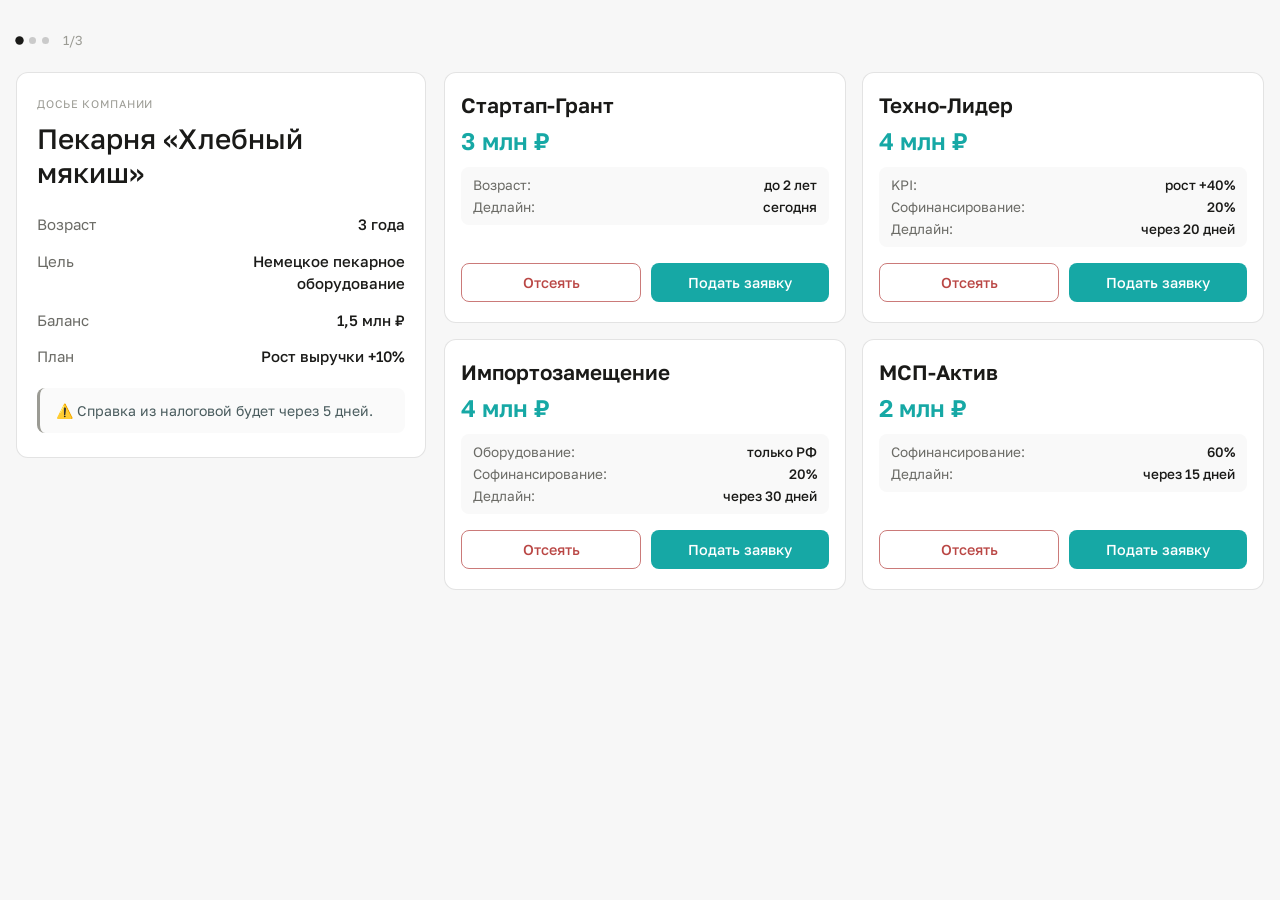
<file: simulator.html>
<!DOCTYPE html>
<html lang="ru">
<head>
  <meta charset="UTF-8">
  <meta name="viewport" content="width=device-width, initial-scale=1.0, maximum-scale=1.0, user-scalable=yes">
  <title>Субсидия · Тренажёр господдержки</title>
  <link href="https://fonts.googleapis.com/css2?family=Spectral:wght@400;500&family=Golos+Text:wght@400;500;600&display=swap" rel="stylesheet">
  <style>
    * {
      margin: 0;
      padding: 0;
      box-sizing: border-box;
    }

    body {
      font-family: 'Golos Text', sans-serif;
      background: #f7f7f7;
      color: #1A1A18;
      min-height: 100vh;
      display: flex;
      align-items: flex-start;
      justify-content: center;
      padding: 2rem 1rem 4rem;
    }

    .app-shell {
      width: 100%;
      max-width: 1300px;
    }

    .progress-row {
      display: flex;
      align-items: center;
      gap: 10px;
      margin-bottom: 1.5rem;
    }

    .dots {
      display: flex;
      gap: 6px;
    }

    .dot {
      width: 7px;
      height: 7px;
      border-radius: 50%;
      background: rgba(26,26,24,0.2);
      transition: all 0.25s;
    }
    .dot.active { background: #1A1A18; transform: scale(1.2); }
    .dot.correct { background: #2D9E65; }
    .dot.wrong { background: #E24B4A; }

    .counter {
      font-size: 13px;
      color: #9B9B94;
      margin-left: 4px;
    }

    .layout {
      display: grid;
      grid-template-columns: 1fr 2fr;
      gap: 18px;
      margin-bottom: 18px;
    }

    @media (max-width: 700px) {
      .layout { grid-template-columns: 1fr; }
    }

    .card {
      background: #fff;
      border: 0.5px solid rgba(26,26,24,0.12);
      border-radius: 12px;
      padding: 1.5rem 1.25rem;
    }

    .dossier-card {
      height: fit-content;
    }

    .doc-label {
      font-size: 11px;
      letter-spacing: 0.08em;
      text-transform: uppercase;
      color: #9B9B94;
      margin-bottom: 12px;
    }

    .company-name {
      font-family: 'Golos Text', sans-serif;
      font-size: 28px;
      font-weight: 500;
      line-height: 1.2;
      margin-bottom: 24px;
      color: #1A1A18;
    }

    .param-item {
      display: flex;
      justify-content: space-between;
      align-items: baseline;
      margin-bottom: 14px;
      font-size: 15px;
      line-height: 1.5;
    }

    .param-label {
      color: #6B6B66;
      font-weight: 400;
      min-width: 130px;
    }

    .param-value {
      color: #1A1A18;
      font-weight: 500;
      text-align: right;
    }

    .nuance-block {
      margin-top: 20px;
      padding: 14px 16px;
      background: #fafafa;
      border-radius: 8px;
      font-size: 14px;
      color: #4a5c5e;
      border-left: 3px solid #9B9B94;
    }

    .programs-grid {
      display: grid;
      grid-template-columns: repeat(2, 1fr);
      gap: 16px;
    }

    @media (max-width: 550px) {
      .programs-grid { grid-template-columns: 1fr; }
    }

    .program-card {
      background: #fff;
      border: 0.5px solid rgba(26,26,24,0.12);
      border-radius: 12px;
      padding: 1.25rem 1rem;
      transition: opacity 0.2s, background 0.2s;
      position: relative;
      display: flex;
      flex-direction: column;
    }

    .program-card.outcast {
      opacity: 0.6;
      background: #f3f3f3;
      border-color: rgba(26,26,24,0.08);
    }

    .stamp {
      position: absolute;
      top: 12px;
      right: -6px;
      transform: rotate(10deg);
      background: #9B9B94;
      color: white;
      font-weight: 600;
      font-size: 0.9rem;
      padding: 4px 16px;
      letter-spacing: 2px;
      border: 1px dashed #d0d0ca;
      border-radius: 30px;
      opacity: 0.9;
      z-index: 5;
      cursor: pointer;
      box-shadow: 0 2px 6px rgba(0,0,0,0.05);
      transition: background 0.15s;
    }

    .stamp:hover {
      background: #7a7a73;
    }

    .program-title {
      font-weight: 600;
      font-size: 1.3rem;
      color: #1A1A18;
      margin-bottom: 8px;
      padding-right: 50px;
    }

    .program-amount {
      font-weight: 600;
      font-size: 1.5rem;
      color: #16a8a5;
      margin-bottom: 12px;
    }

    .program-desc {
      font-size: 0.9rem;
      color: #3e4a52;
      margin-bottom: 12px;
      line-height: 1.45;
    }

    .program-criteria {
      display: flex;
      flex-direction: column;
      gap: 6px;
      margin-bottom: 16px;
      font-size: 0.85rem;
      background: #f9f9f9;
      padding: 10px 12px;
      border-radius: 8px;
    }

    .criteria-row {
      display: flex;
      justify-content: space-between;
    }

    .criteria-label {
      color: #6B6B66;
    }

    .criteria-value {
      font-weight: 500;
      color: #1A1A18;
    }

    .program-deadline {
      font-size: 0.8rem;
      color: #6B6B66;
      margin-bottom: 18px;
    }

    .card-actions {
      display: flex;
      gap: 10px;
      margin-top: auto;
    }

    .btn {
      border: none;
      background: none;
      padding: 10px 12px;
      border-radius: 8px;
      font-family: 'Golos Text', sans-serif;
      font-weight: 500;
      font-size: 0.9rem;
      cursor: pointer;
      transition: all 0.15s;
      flex: 1;
      text-align: center;
      border: 0.5px solid transparent;
    }

    .btn-outline-red {
      border: 0.5px solid #cb7a79;
      color: #ba4745;
      background: transparent;
    }

    .btn-outline-red:hover {
      background: #FDECEA;
    }

    .btn-filled-blue {
      background: #16a8a5;
      color: white;
      border: none;
    }

    .btn-filled-blue:hover {
      background: #16a8a5;
    }

    .program-card.outcast .btn-filled-blue {
      opacity: 0.5;
      pointer-events: none;
    }

    .program-card.outcast .btn-outline-red {
      pointer-events: auto;
      opacity: 1;
    }

    .extra-actions {
      display: flex;
      justify-content: center;
      margin-top: 22px;
    }

    .btn-search-more {
      background: #fff;
      border: 0.5px solid rgba(26,26,24,0.25);
      color: #1A1A18;
      padding: 14px 28px;
      font-size: 1rem;
      font-weight: 500;
      border-radius: 8px;
      cursor: pointer;
      transition: background 0.15s;
    }

    .btn-search-more:hover {
      background: #f0f0f0;
    }

    .modal-overlay {
      position: fixed;
      top: 0; left: 0; width: 100%; height: 100%;
      background: rgba(26,26,24,0.3);
      backdrop-filter: blur(2px);
      display: flex;
      align-items: center;
      justify-content: center;
      z-index: 1000;
      visibility: hidden;
    }

    .feedback-modal {
      background: #fff;
      max-width: 460px;
      width: 90%;
      border-radius: 16px;
      padding: 32px 28px;
      border: 0.5px solid rgba(26,26,24,0.12);
      text-align: center;
      box-shadow: 0 20px 35px -8px rgba(0,0,0,0.1);
    }

    .feedback-icon {
      font-size: 2.8rem;
      margin-bottom: 8px;
    }

    .feedback-message {
      font-family: 'Golos Text', sans-serif;
      font-size: 1.6rem;
      font-weight: 500;
      margin-bottom: 16px;
      color: #1A1A18;
    }

    .feedback-detail {
      color: #3e4a52;
      margin-bottom: 28px;
      line-height: 1.6;
    }

    .modal-btn {
      background: #1A1A18;
      color: white;
      padding: 14px 24px;
      border-radius: 8px;
      border: none;
      font-weight: 500;
      font-size: 1rem;
      cursor: pointer;
      width: 100%;
      transition: opacity 0.15s;
    }

    .result-screen {
      text-align: center;
      padding: 2.5rem 2rem;
      background: #fff;
      border-radius: 16px;
      border: 0.5px solid rgba(26,26,24,0.12);
    }

    .result-score {
      font-family: 'Spectral', serif;
      font-size: 64px;
      font-weight: 500;
      margin: 20px 0 10px;
    }

    .result-message {
      font-size: 1.2rem;
      margin-bottom: 30px;
      color: #1A1A18;
    }

    .restart-btn {
      background: #fff;
      border: 0.5px solid rgba(26,26,24,0.25);
      padding: 14px 28px;
      border-radius: 8px;
      font-family: 'Golos Text', sans-serif;
      font-size: 1rem;
      cursor: pointer;
      margin: 8px;
      transition: background 0.15s;
      display: inline-block;
    }

    .restart-btn:hover {
      background: #f0f0f0;
    }

    .hidden {
      display: none !important;
    }
  </style>
</head>
<body>
<div class="app-shell">
  <div class="progress-row">
    <div class="dots" id="progressDots"></div>
    <span class="counter" id="progressCounter">1/3</span>
  </div>

  <div id="gameScreen">
    <div class="layout">
      <div class="card dossier-card" id="dossierCard"></div>
      <div style="display: flex; flex-direction: column;">
        <div class="programs-grid" id="programsGrid"></div>
        <div class="extra-actions" id="extraActions"></div>
      </div>
    </div>
  </div>

  <div id="resultScreen" class="result-screen hidden"></div>

  <div class="modal-overlay" id="modalOverlay">
    <div class="feedback-modal">
      <div class="feedback-icon" id="modalIcon">📋</div>
      <div class="feedback-message" id="modalTitle">Результат</div>
      <div class="feedback-detail" id="modalText"></div>
      <button class="modal-btn" id="modalContinueBtn">Продолжить</button>
    </div>
  </div>
</div>

<script>
  (function(){
    "use strict";

    // ---------- ДАННЫЕ ----------
    const iterationsLevel1 = [
      {
        dossier: {
          fullName: 'Пекарня «Хлебный мякиш»',
          age: '3 года',
          goal: 'Немецкое пекарное оборудование',
          ownMoney: '1,5 млн ₽',
          plan: 'Рост выручки +10%',
          nuance: 'Справка из налоговой будет через 5 дней.'
        },
        programs: [
          { title: 'Стартап-Грант', amount: '3 млн ₽', criteria: { 'Возраст': 'до 2 лет', 'Дедлайн': 'сегодня' }, feedback: '<b>Автоматический отказ на этапе приема.</b> Вашей компании 3 года, а система мониторинга видит налоговую задолженность, что блокирует заявку в первый же день.', optimal: false },
          { title: 'Техно-Лидер', amount: '4 млн ₽', criteria: { 'KPI': 'рост +40%', 'Софинансирование': '20%', 'Дедлайн': 'через 20 дней' }, feedback: '<b>Вы получили деньги, но пожертвовали сном и прибылью.</b> Субсидия покрыла покупку, но ради роста выручки на 40% вам пришлось работать в три смены и тратить всю маржу на агрессивный маркетинг.', optimal: false, warning: true },
          { title: 'Импортозамещение', amount: '4 млн ₽', criteria: { 'Оборудование': 'только РФ' ,'Софинансирование': '20%', 'Дедлайн': 'через 30 дней'}, feedback: '<b>Договор расторгнут, деньги потребовали вернуть.</b> Вы купили немецкое оборудование вместо российского, что признано нецелевым использованием средств при первой же проверке.', optimal: false },
          { title: 'МСП-Актив', amount: '2 млн ₽', criteria: { 'Софинансирование': '60%', 'Дедлайн': 'через 15 дней' }, feedback: '<b>Заявка отклонена из-за финансовой несостоятельности.</b> У вас на счету 1,5 млн ₽, а программа требует подтвердить наличие 3 млн ₽ (60%) для старта проекта.', optimal: false }
        ],
        searchMoreFeedback: '<b>Вы сэкономили время и ресурсы компании.</b> Ни одна программа не подходила под немецкое оборудование и ваши реалистичные KPI, поэтому вы избежали кабальных условий и проверок.',
        searchMoreOptimal: true
      },
      {
        dossier: {
          fullName: 'IT-студия «Байт»',
          age: '1 год',
          goal: 'Разработка ПО и аренда серверов на 2 млн ₽',
          ownMoney: '500 тыс ₽',
          plan: 'Нанять 2 программистов',
          nuance: ''
        },
        programs: [
          { title: 'Молодой IT-бизнес', amount: '1,5 млн ₽',  criteria: { 'KPI': 'сохранение штата', 'Софинансирование': '25%' }, feedback: '<b>Идеальный запуск проекта.</b> Софинансирования хватило для старта, а сохранение штата — самое легкое условие для растущей команды разработчиков.', optimal: true },
          { title: 'Экспорт-IT', amount: '3 млн ₽', criteria: {'Назначение': 'только продвижение за рубежом', 'Софинансирование': '10%'}, feedback: '<b>Ваша заявка отклонена.</b> Ваша цель — разработка, а программа разрешает только рекламу за рубежом, поэтому вы остались с неоплаченными счетами.', optimal: false },
          { title: 'Цифровое железо', amount: '2 млн ₽', criteria: {'Назначение': 'только покупка серверов', 'Софинансирование': '15%'}, feedback: '<b>Серверы куплены, но разработка встала.</b> Вы закрыли капитальные затраты, но из-за отсутствия денег на зарплаты программистам проект пришлось заморозить на полгода.', optimal: false, warning: true},
          { title: 'Гипер-Рост', amount: '5 млн ₽', criteria: { 'KPI': 'нанять 15 сотрудников', 'Софинансирование': '10%' }, feedback: '<b>Банкротство из-за раздутого штата.</b> Вы получили 5 млн ₽, но обязательство нанять 15 человек создало неподъемную налоговую нагрузку, которая «съела» все оборотные средства.', optimal: false }
        ],
        searchMoreFeedback: '<b>Вы упустили идеальную возможность.</b> Программа «Молодой IT-бизнес» полностью закрывала ваши потребности, и отказ от неё — это потеря времени и упущенная выгода для быстрого старта.',
        searchMoreOptimal: false
      },
      {
        dossier: {
          fullName: 'Фермерское хозяйство «Эко-Нива»',
          age: '5 лет',
          goal: 'Строительство склада и покупка семян (10 млн ₽)',
          ownMoney: '3 млн ₽',
          plan: 'Запуск к осени',
          nuance: ''
        },
        programs: [
          { title: 'Агро-Старт', amount: '5 млн ₽',  criteria: { 'Условие': 'молодой бизнес до 1 года', 'Софинансирование': '15%' }, feedback: '<b>Отказ из-за возраста бизнеса.</b> Вы успешно ведете хозяйство 5 лет, что делает вас слишком «опытным» для этой программы поддержки новичков.', optimal: false },
          { title: 'Региональный склад', amount: '7 млн ₽',  criteria: { 'Тип': 'возмещение', 'Софинансирование': '30%' }, feedback: '<b>Проект не начался из-за отсутствия ликвидности.</b> Вам нужно было сначала построить склад на свои 10 млн ₽, которых у вас нет, чтобы получить возмещение позже.', optimal: false },
          { title: 'Посевная поддержка', amount: '2 млн ₽', criteria: {'Назначение': 'только покупка семян', 'Софинансирование': 'не требуется'}, feedback: '<b>Урожай есть, но хранить его негде.</b> Вы получили аванс на семена, но из-за отсутствия склада часть продукции сгнила под открытым небом, снизив итоговую прибыль.', optimal: false , warning: true},
          { title: 'Инвест-Агро', amount: '7 млн ₽',  criteria: { 'KPI': 'рост урожайности +10%', 'Софинансирование': '30%' }, feedback: '<b>Склад построен вовремя.</b> Аванс позволил закупить материалы сразу, а рост урожайности на 10% стал естественным результатом использования новых семян.', optimal: true }
        ],
        searchMoreFeedback: '<b>Излишняя осторожность, замедляющая рост.</b> Программа «Инвест-Агро» была вполне рабочей, и пока вы ищете идеальный вариант, сезон посадок может закончиться, а склад так и не будет построен.',
        searchMoreOptimal: false,
        searchMoreWarning: true
      }
    ];

    const iterationsLevel2 = [
      {
        dossier: {
          fullName: 'Эко-упаковка «Био-Пак»',
          age: '5 лет',
          goal: 'Закупка сырья и аренда склада (3 млн ₽)',
          ownMoney: '600 тыс ₽',
          plan: 'Бесплатное обучение 10 человек',
          nuance: '80% расходов — сырьё, 20% оборудование'
        },
        programs: [
          { title: 'Грант Соцбизнес', amount: '1,5 млн ₽', criteria: { 'Назначение': 'аренда/оборудование', 'Софинансирование': '50%' }, feedback: '<b>Отказ по формальному признаку.</b> Для участия требовалось 1,5 млн ₽ своих денег, а ваш баланс в 600к ₽ не прошел проверку финансовой устойчивости.', optimal: false },
          { title: 'Зеленая инициатива', amount: '2,5 млн ₽', criteria: { 'Запрет': 'сырьё и аренда', 'Софинансирование': '10%' }, feedback: '<b>Уголовные риски.</b> Вы попытались оплатить сырье из средств, выделенных на экологическое просвещение, что выявила первая же проверка целевого использования.', optimal: false },
          { title: 'Местный производитель', amount: '1 млн ₽', criteria: { 'KPI': 'нанять 3 сотрудников', 'Условие': 'на любые цели' }, feedback: '<b>Бизнес получил необходимую подпитку.</b> Программа разрешила закупку сырья, а трудоустройство 3 человек из вашей группы обучения закрыло все KPI.', optimal: true },
          { title: 'Эко-Лидер', amount: '3 млн ₽', criteria: { 'Назначение': 'оборудование', 'Условия': 'возмещение 70% затрат на закупку' }, feedback: '<b>Минимальная выгода при огромной бумажной работе.</b> Вы получили возмещение за один небольшой станок, но потратили два месяца на отчетность, не решив проблему закупки сырья.', optimal: false , warning: true}
        ],
        searchMoreFeedback: '<b>Рискованное промедление в условиях дефицита сырья.</b> Программа «Местный производитель» давала реальный шанс закупиться сейчас, а ваш поиск «идеала» оставляет производство без материалов на неопределенный срок.',
        searchMoreOptimal: false, 
        searchMoreWarning: true
      },
      {
        dossier: {
          fullName: 'Текстильный цех «Стиль-РФ»',
          age: '2 года',
          goal: 'Итальянские швейные машины (8 млн ₽)',
          ownMoney: '3 млн ₽',
          plan: 'Экспорт в Казахстан и Беларусь',
          nuance: 'Иностранный учредитель (доля 30%)'
        },
        programs: [
          { title: 'Легпром-Модернизация', amount: '6 млн ₽', criteria: { 'Учредители': 'только РФ', 'Софинансирование': '25%' }, feedback: '<b>Отказ из-за структуры собственности.</b> Система проверки контрагентов мгновенно выявила иностранное участие в капитале, что запрещено условиями этой программы.', optimal: false },
          { title: 'Экспортный кэшбэк', amount: 'возмещение 50%', criteria: {'Назначение': 'логистика и выставки'}, feedback: '<b>Вы снизили затраты, но не обновили цех.</b> Вы вернули деньги за логистику в СНГ, но старые машины продолжают ломаться, срывая сроки новых заказов.', optimal: false , warning: true},
          { title: 'Пром-Лизинг', amount: 'субсидия до 2 млн', criteria: {'Назначение': 'На первый взнос по лизингу', 'Софинансирование': '30%'}, feedback: '<b>Оптимальное финансовое плечо.</b> Вы использовали 3 млн ₽ как первый взнос и получили оборудование без ограничений по стране-производителю и структуре учредителей.', optimal: true },
          { title: 'Развитие МСП', amount: '4 млн ₽', criteria: { 'KPI': 'рост выручки +20%', 'Софинансирование': '50%' }, feedback: '<b>Отказ из-за недостатка софинансирования.</b> Программа требовала 4 млн ₽ (50%) собственных средств на счете, поэтому ваша заявка была отклонена до начала конкурса.', optimal: false }
        ],
        searchMoreFeedback: '<b>Вы не увидели выгоду в финансовом инструменте.</b> Программа «Пром-Лизинг» позволяла обойти все ограничения по импорту и учредителям, а ваш отказ затормозил модернизацию цеха минимум на один квартал.',
        searchMoreOptimal: false
      },
      {
        dossier: {
          fullName: 'Завод «Квант»',
          age: '7 лет',
          goal: 'Создание лаборатории (50 млн ₽)',
          ownMoney: '15 млн ₽',
          plan: 'Патент и выручка 200 млн через 2 года',
          nuance: 'Техническая просрочка по кредиту на 1 день'
        },
        programs: [
          { title: 'Мега-Грант', amount: '35 млн ₽',  criteria: { 'Просрочки': 'отсутствие 6 мес.', 'Софинансирование': '30%'}, feedback: '<b>Мгновенный отказ.</b> Ошибка в один день в кредитной истории стала стоп-фактором для получения бюджетных средств.', optimal: false },
          { title: 'ФРП', amount: 'займ под 1%',  criteria: { 'Особенность': 'льготный займ','Требование': 'банковская гарантия' }, feedback: '<b>Вы получили займ, но потеряли полгода.</b> Из-за просрочки банки долго отказывали в гарантии, и вам пришлось переплатить юристам за структурирование сделки.', optimal: false, warning: true },
          { title: 'Региональный инвест-проект', amount: 'налоговые льготы',  criteria: {'Особенность':'снижение налога на прибыль'}, feedback: '<b>Проблема ликвидности не решена.</b> Налоговые льготы помогут через год, но сегодня у вас нет денег, чтобы закупить оборудование и начать стройку.', optimal: false },
          { title: 'НИОКР-Субсидия', amount: '20 млн ₽',  criteria: {'Назначение':'возмещение зарплат учёным', 'Софинансирование': '10%' }, feedback: '<b>Отказ в компенсации из-за недофинансирования.</b> Вы не смогли подтвердить целевые расходы на полную сумму в 20 млн ₽ своими силами, поэтому право на получение 20 млн ₽ от государства так и не наступило. Проект остановлен.', optimal: false }
        ],
        searchMoreFeedback: '<b>Единственное верное решение, спасшее компанию от черного списка.</b> С текущей просрочкой любая попытка получить госсредства закончилась бы официальным отказом, который испортил бы ваш рейтинг для будущих заявок.',
        searchMoreOptimal: true
      }
    ];

    // ---------- СОСТОЯНИЕ ----------
    let currentLevel = 1;
    let levelIterations = iterationsLevel1;
    let currentIterIndex = 0;
    let score = 0;
    let outcastFlags = [false, false, false, false];
    let submissionDone = false;
    let iterationResults = [];

    const gameScreen = document.getElementById('gameScreen');
    const resultScreen = document.getElementById('resultScreen');
    const dossierCard = document.getElementById('dossierCard');
    const programsGrid = document.getElementById('programsGrid');
    const extraActions = document.getElementById('extraActions');
    const modalOverlay = document.getElementById('modalOverlay');
    const modalIcon = document.getElementById('modalIcon');
    const modalTitle = document.getElementById('modalTitle');
    const modalText = document.getElementById('modalText');
    const modalContinueBtn = document.getElementById('modalContinueBtn');
    const progressDots = document.getElementById('progressDots');
    const progressCounter = document.getElementById('progressCounter');

    let nextActionAfterModal = null;

    function updateProgress() {
      const total = levelIterations.length;
      const current = currentIterIndex + 1;
      progressCounter.textContent = `${current}/${total}`;
      let dotsHtml = '';
      for (let i = 0; i < total; i++) {
        let cls = 'dot';
        if (i < currentIterIndex) {
          cls += iterationResults[i] ? ' correct' : ' wrong';
        } else if (i === currentIterIndex) {
          cls += ' active';
        }
        dotsHtml += `<span class="${cls}"></span>`;
      }
      progressDots.innerHTML = dotsHtml;
    }

    function hideModal() {
      modalOverlay.style.visibility = 'hidden';
    }

    function showModal(icon, title, detail, onContinue) {
      modalIcon.textContent = icon || '📋';
      modalTitle.textContent = title;
      modalText.innerHTML = detail;
      modalOverlay.style.visibility = 'visible';
      nextActionAfterModal = onContinue;
    }

    modalContinueBtn.onclick = function() {
      hideModal();
      if (nextActionAfterModal) {
        const action = nextActionAfterModal;
        nextActionAfterModal = null;
        action();
      }
    };

    function proceedAfterSubmission(wasOptimal) {
      iterationResults.push(wasOptimal);
      if (currentLevel === 1) {
        if (currentIterIndex + 1 < levelIterations.length) {
          currentIterIndex++;
          renderIteration();
        } else {
          showLevel1Result();
        }
      } else {
        if (currentIterIndex + 1 < levelIterations.length) {
          currentIterIndex++;
          renderIteration();
        } else {
          showFinalResult();
        }
      }
    }

    function handleApply(idx) {
      if (submissionDone) return;
      const prog = levelIterations[currentIterIndex].programs[idx];
      const isOptimal = prog.optimal;
      if (isOptimal) score++;
      submissionDone = true;
      let icon = prog.optimal ? '✅' : (prog.warning ? '⚠️' : '❌');
      showModal(icon, prog.title, prog.feedback, () => proceedAfterSubmission(isOptimal));
    }

    function handleSearchMore() {
  if (submissionDone) return;
  const iter = levelIterations[currentIterIndex];
  const isOptimal = iter.searchMoreOptimal;
  const isWarning = iter.searchMoreWarning || false;
  
  if (isOptimal) score++;
  
  let icon = '🔍';
  if (isOptimal) icon += '✅';
  else if (isWarning) icon += '⚠️';
  else icon += '❌';
  
  submissionDone = true;
  showModal(icon, 'Поискать другие программы', iter.searchMoreFeedback, () => proceedAfterSubmission(isOptimal));
}

    

   

    function checkAllOutcast() {
      const allOut = outcastFlags.every(v => v);
      if (allOut && !submissionDone) {
        extraActions.innerHTML = '<button class="btn-search-more" id="searchMoreBtn">🔎 Поискать еще</button>';
        document.getElementById('searchMoreBtn').addEventListener('click', handleSearchMore);
      } else {
        extraActions.innerHTML = '';
      }
    }

    function toggleOutcast(index) {
      if (submissionDone) return;
      outcastFlags[index] = !outcastFlags[index];
      renderPrograms();
      checkAllOutcast();
    }

    function renderPrograms() {
      const iter = levelIterations[currentIterIndex];
      let html = '';
      for (let i = 0; i < iter.programs.length; i++) {
        const p = iter.programs[i];
        const out = outcastFlags[i];
        const criteria = p.criteria || {};
        const criteriaKeys = Object.keys(criteria);
        let criteriaHtml = '';
        if (criteriaKeys.length) {
          criteriaHtml = '<div class="program-criteria">';
          for (let [key, val] of Object.entries(criteria)) {
            criteriaHtml += `<div class="criteria-row"><span class="criteria-label">${key}:</span><span class="criteria-value">${val}</span></div>`;
          }
          criteriaHtml += '</div>';
        }
        html += `
          <div class="program-card ${out ? 'outcast' : ''}" data-index="${i}">
            ${out ? `<div class="stamp" data-stamp-index="${i}">ОТСЕЯНО</div>` : ''}
            <div class="program-title">${p.title}</div>
            <div class="program-amount">${p.amount}</div>
            
            ${criteriaHtml}
            
            <div class="card-actions">
              <button class="btn btn-outline-red outcast-toggle-btn" data-index="${i}">${out ? 'Вернуть' : 'Отсеять'}</button>
              <button class="btn btn-filled-blue apply-btn" data-index="${i}" ${out ? 'disabled' : ''}>Подать заявку</button>
            </div>
          </div>
        `;
      }
      programsGrid.innerHTML = html;

      document.querySelectorAll('.outcast-toggle-btn').forEach(btn => {
        btn.addEventListener('click', (e) => {
          e.stopPropagation();
          const idx = btn.dataset.index;
          if (idx !== undefined) toggleOutcast(parseInt(idx));
        });
      });

      document.querySelectorAll('.stamp').forEach(stamp => {
        stamp.addEventListener('click', (e) => {
          e.stopPropagation();
          const idx = stamp.dataset.stampIndex;
          if (idx !== undefined) toggleOutcast(parseInt(idx));
        });
      });

      document.querySelectorAll('.apply-btn').forEach(btn => {
        btn.addEventListener('click', (e) => {
          e.stopPropagation();
          if (submissionDone) return;
          const idx = btn.dataset.index;
          if (idx !== undefined && !outcastFlags[parseInt(idx)]) {
            handleApply(parseInt(idx));
          }
        });
      });
    }

    function renderDossier() {
      const d = levelIterations[currentIterIndex].dossier;
      const nuanceHtml = d.nuance ? `<div class="nuance-block">⚠️ ${d.nuance}</div>` : '';
      dossierCard.innerHTML = `
        <div class="doc-label">ДОСЬЕ КОМПАНИИ</div>
        <div class="company-name">${d.fullName}</div>
        <div class="param-item"><span class="param-label">Возраст</span><span class="param-value">${d.age}</span></div>
        <div class="param-item"><span class="param-label">Цель</span><span class="param-value">${d.goal}</span></div>
        <div class="param-item"><span class="param-label">Баланс</span><span class="param-value">${d.ownMoney}</span></div>
        <div class="param-item"><span class="param-label">План</span><span class="param-value">${d.plan}</span></div>
        ${nuanceHtml}
      `;
    }

    function renderIteration() {
      outcastFlags = [false, false, false, false];
      submissionDone = false;
      extraActions.innerHTML = '';
      renderDossier();
      renderPrograms();
      updateProgress();
      gameScreen.classList.remove('hidden');
      resultScreen.classList.add('hidden');
    }

    function showLevel1Result() {
      gameScreen.classList.add('hidden');
      resultScreen.classList.remove('hidden');
      let msg = '';
      let extraBtn = '';
      if (score === 3) {
        msg = 'Блестяще! Ты настоящий мастер в выборе субсидий. Ты видишь бизнес насквозь и не даешь цифрам себя обмануть. <b>Ты даже раскусил, что иногда правильный ответ — "поискать другие"!</b> Готов к экспертным кейсам?';
        extraBtn = '<button class="restart-btn" id="toLevel2Btn">🏆 3 дополнительных кейса</button>';
      } else if (score === 2) {
        msg = 'Хороший результат! Ты уже видишь основные ловушки и умеешь считать свои деньги. Еще немного внимания к "мелкому шрифту", и ты станешь гуру. <b>Кстати, иногда лучший выбор — отклонить все сомнительные предложения.</b>';
        extraBtn = '<button class="restart-btn" id="retryLevel1Btn">Повторить уровень</button>';
      } else {
        msg = 'Не волнуйся, это правда непросто! Тебе нужно чуть больше практики. Посмотри материалы и попробуй снова. <b>И помни: если ни один вариант не подходит — смело отсеивай всё!</b>';
        extraBtn = '<button class="restart-btn" id="retryLevel1Btn">Повторить уровень</button>';
      }
      resultScreen.innerHTML = `
        <h2 style="font-family:Spectral,serif;font-weight:500;">🏁 Уровень 1 завершён</h2>
        <div class="result-score">${score} / 3</div>
        <div class="result-message">${msg}</div>
        ${extraBtn}
      `;
      if (score === 3) {
        document.getElementById('toLevel2Btn').addEventListener('click', ()=>{
          currentLevel = 2;
          levelIterations = iterationsLevel2;
          currentIterIndex = 0;
          score = 0;
          iterationResults = [];
          renderIteration();
        });
      } else {
        document.getElementById('retryLevel1Btn').addEventListener('click', ()=>{
          currentLevel = 1;
          levelIterations = iterationsLevel1;
          currentIterIndex = 0;
          score = 0;
          iterationResults = [];
          renderIteration();
        });
      }
    }

    function showFinalResult() {
      gameScreen.classList.add('hidden');
      resultScreen.classList.remove('hidden');
      let finalMsg = '';
      if (score === 3) finalMsg = 'Невероятно! Ты — акула господдержки. Ты видишь скрытых учредителей и технические просрочки сквозь стены. Ты готов к реальному оформлению документов.';
      else if (score >= 1) finalMsg = 'Ты хорошо справляешься, но детали всё еще ускользают. Помни: субсидия — это юридический документ. Одно слово "иностранный" или "просрочка" может перечеркнуть недели расчетов';
      else finalMsg = 'Уровень "Мастер" оказался суров. Не расстраивайся, на таких ошибках люди теряют миллионы в реальности, а ты потерял только игровые баллы. Перечитай раздел про отсекающие критерии и попробуй еще раз!';
      resultScreen.innerHTML = `
        <h2 style="font-family:Spectral;">🏆 Экспертный уровень</h2>
        <div class="result-score">${score} / 3</div>
        <div class="result-message">${finalMsg}</div>
        <button class="restart-btn" id="retryLevel2Btn">🔄 Повторить уровень</button>
        <button class="restart-btn" id="resetAllBtn">🔁 Начать сначала</button>
      `;
      document.getElementById('retryLevel2Btn').addEventListener('click', ()=>{
        currentLevel = 2;
        levelIterations = iterationsLevel2;
        currentIterIndex = 0;
        score = 0;
        iterationResults = [];
        renderIteration();
      });
      document.getElementById('resetAllBtn').addEventListener('click', ()=>{
        currentLevel = 1;
        levelIterations = iterationsLevel1;
        currentIterIndex = 0;
        score = 0;
        iterationResults = [];
        renderIteration();
      });
    }

    function init() {
      currentLevel = 1;
      levelIterations = iterationsLevel1;
      currentIterIndex = 0;
      score = 0;
      iterationResults = [];
      renderIteration();
    }

    init();

    modalOverlay.addEventListener('click', (e) => {
      if (e.target === modalOverlay) {
        hideModal();
        nextActionAfterModal = null;
      }
    });
  })();
</script>
</body>
</html>
</file>
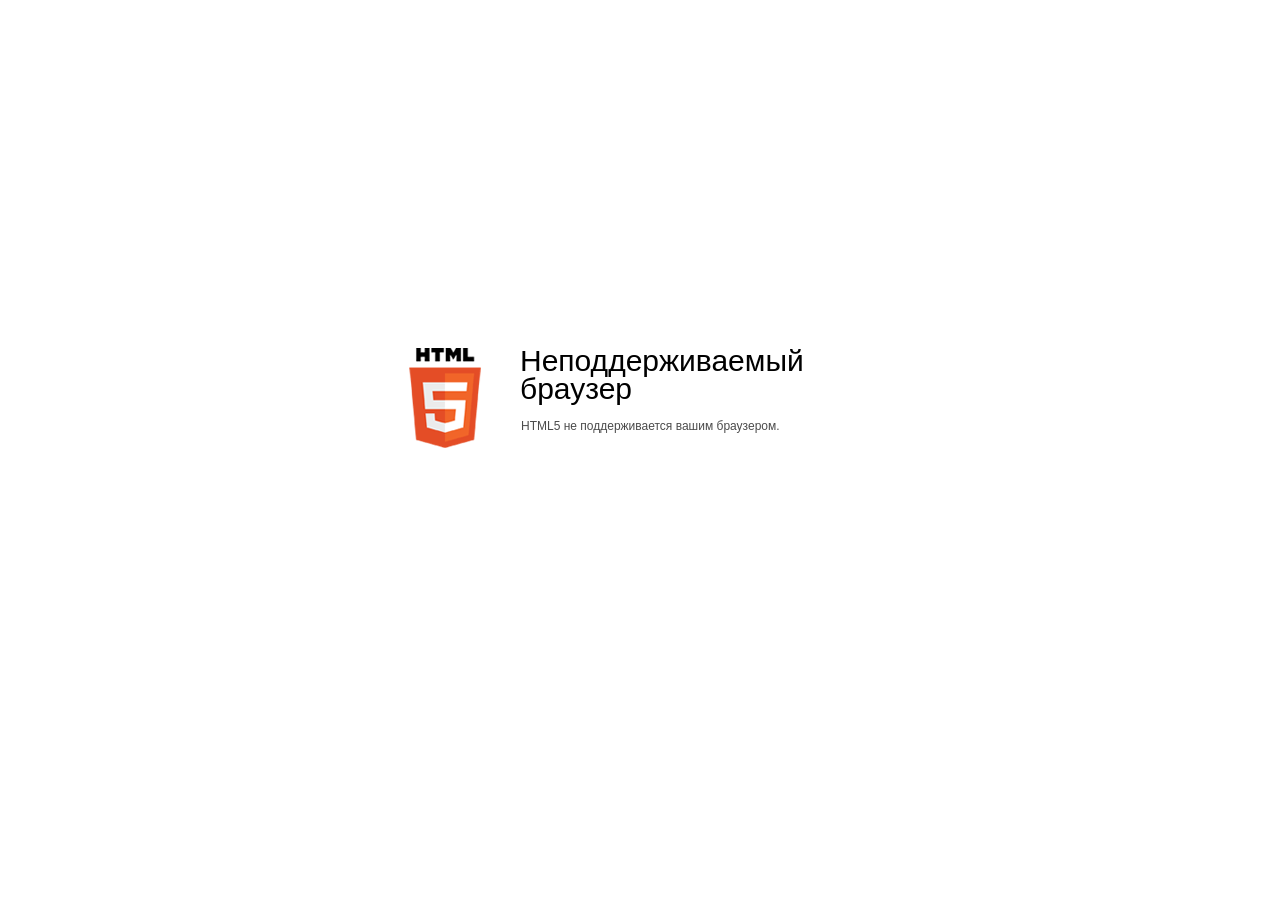
<file: ispring-course/data/html5-unsupported.html>
﻿<html>
<head>
    <meta http-equiv="Content-Type" content="text/html;charset=utf-8"/>
    <meta name="viewport" content="width=device-width,initial-scale=1,maximum-scale=1">
    <meta name="format-detection" content="telephone=no">
    <meta name="apple-mobile-web-app-capable" content="yes">
    <meta name="apple-mobile-web-app-status-bar-style" content="black">
    <meta http-equiv="X-UA-Compatible" content="IE=edge">
    <meta name="msapplication-tap-highlight" content="no" />
    <title>Обновите Ваш браузер</title>
    <style>
        body {
            background: #fff;
        }

        .container {
            background: url(html5.png) no-repeat;
            position: absolute;
            width: 405px;
            height: 100px;

            top: 50%;
            margin-top: -102px;
            left: 50%;
            margin-left: -231px;
        }

        .title {
            left: 111px;
            width: 290px;
            height: 20px;
            font-family: Arial;
            font-size: 30px;
            color: #000;
            position: absolute;
            line-height: 28px;
            top: -1px;
        }
        
        .message {
            font-family: Arial;
            font-size: 12px;
            color: #4b4b4b;
            line-height: 16px;
            padding-top: 15px;
            padding-left: 1px;
        }
    </style>
</head>
<body>
<div class="container" id="container">
    <div class="title">Неподдерживаемый браузер
        <div class="message">HTML5 не поддерживается вашим браузером.</div>
    </div>
</div>
</div>
</body>
</html>
</file>
